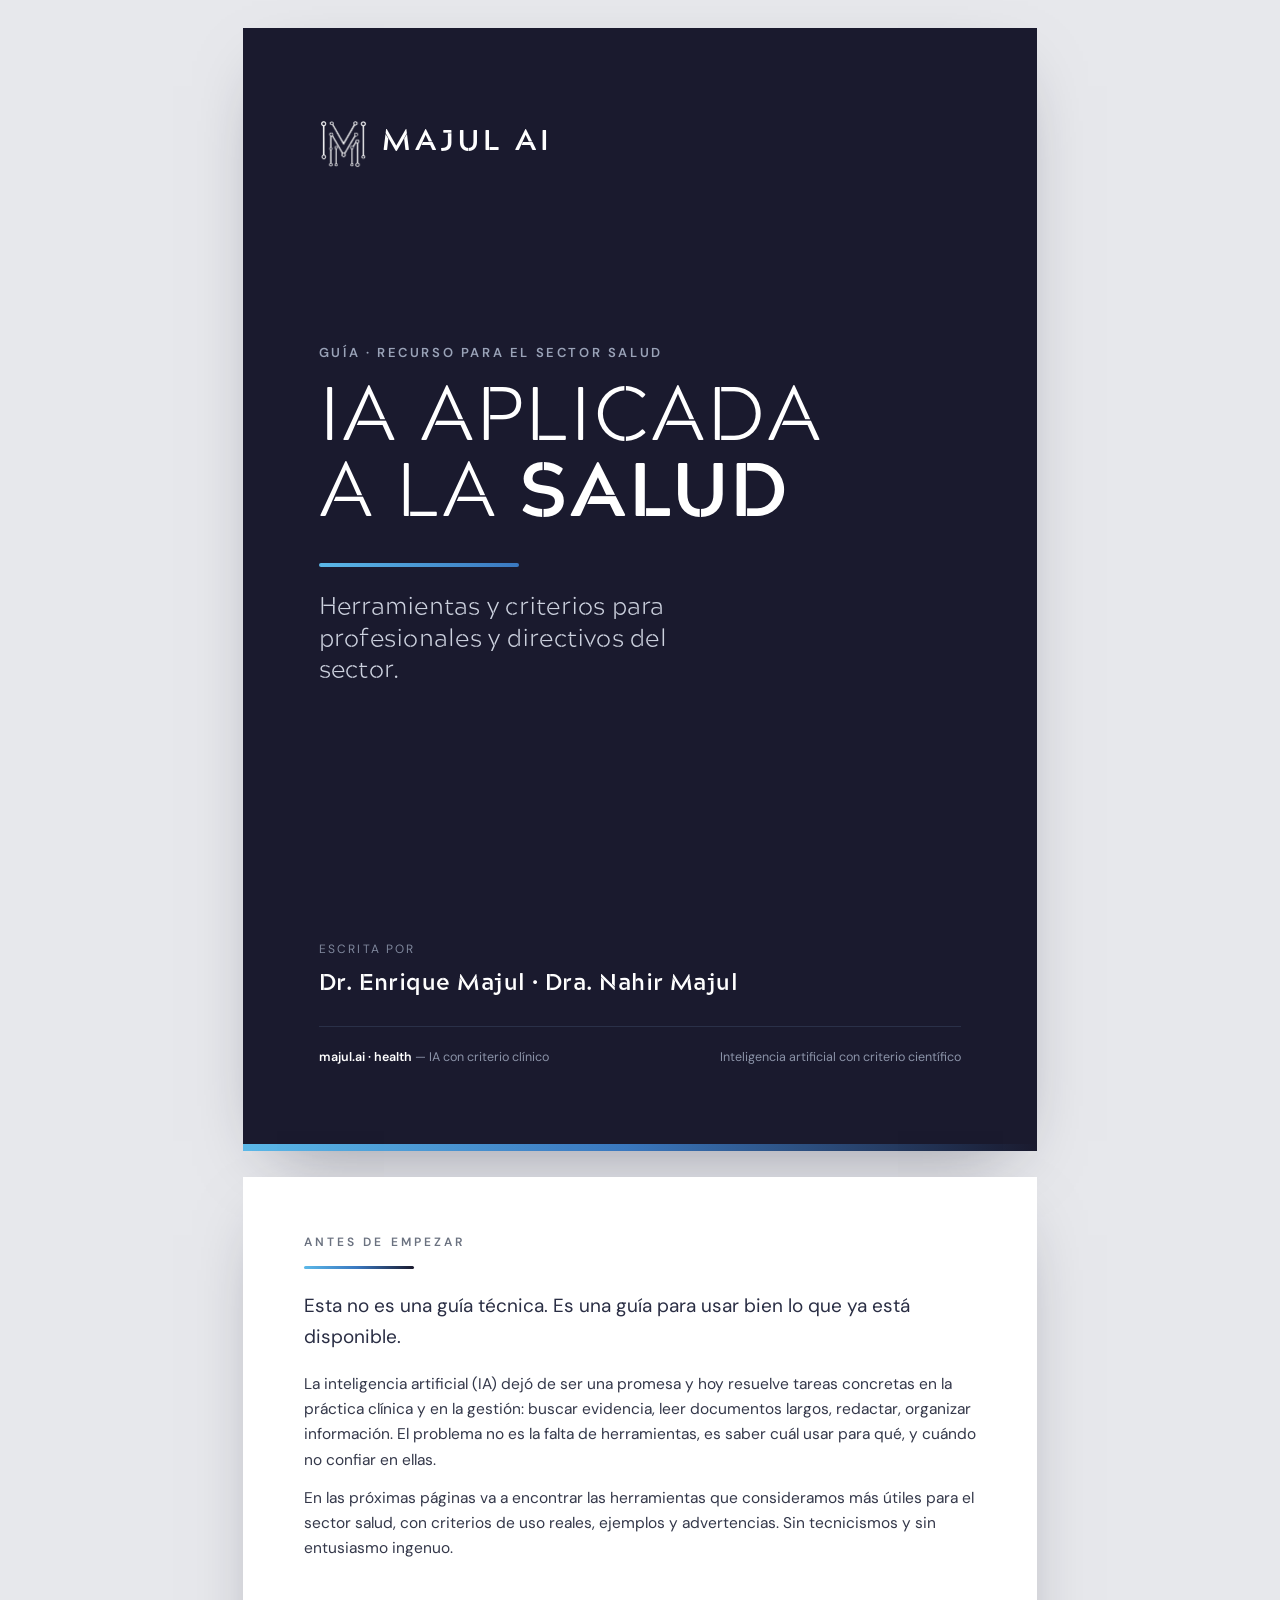
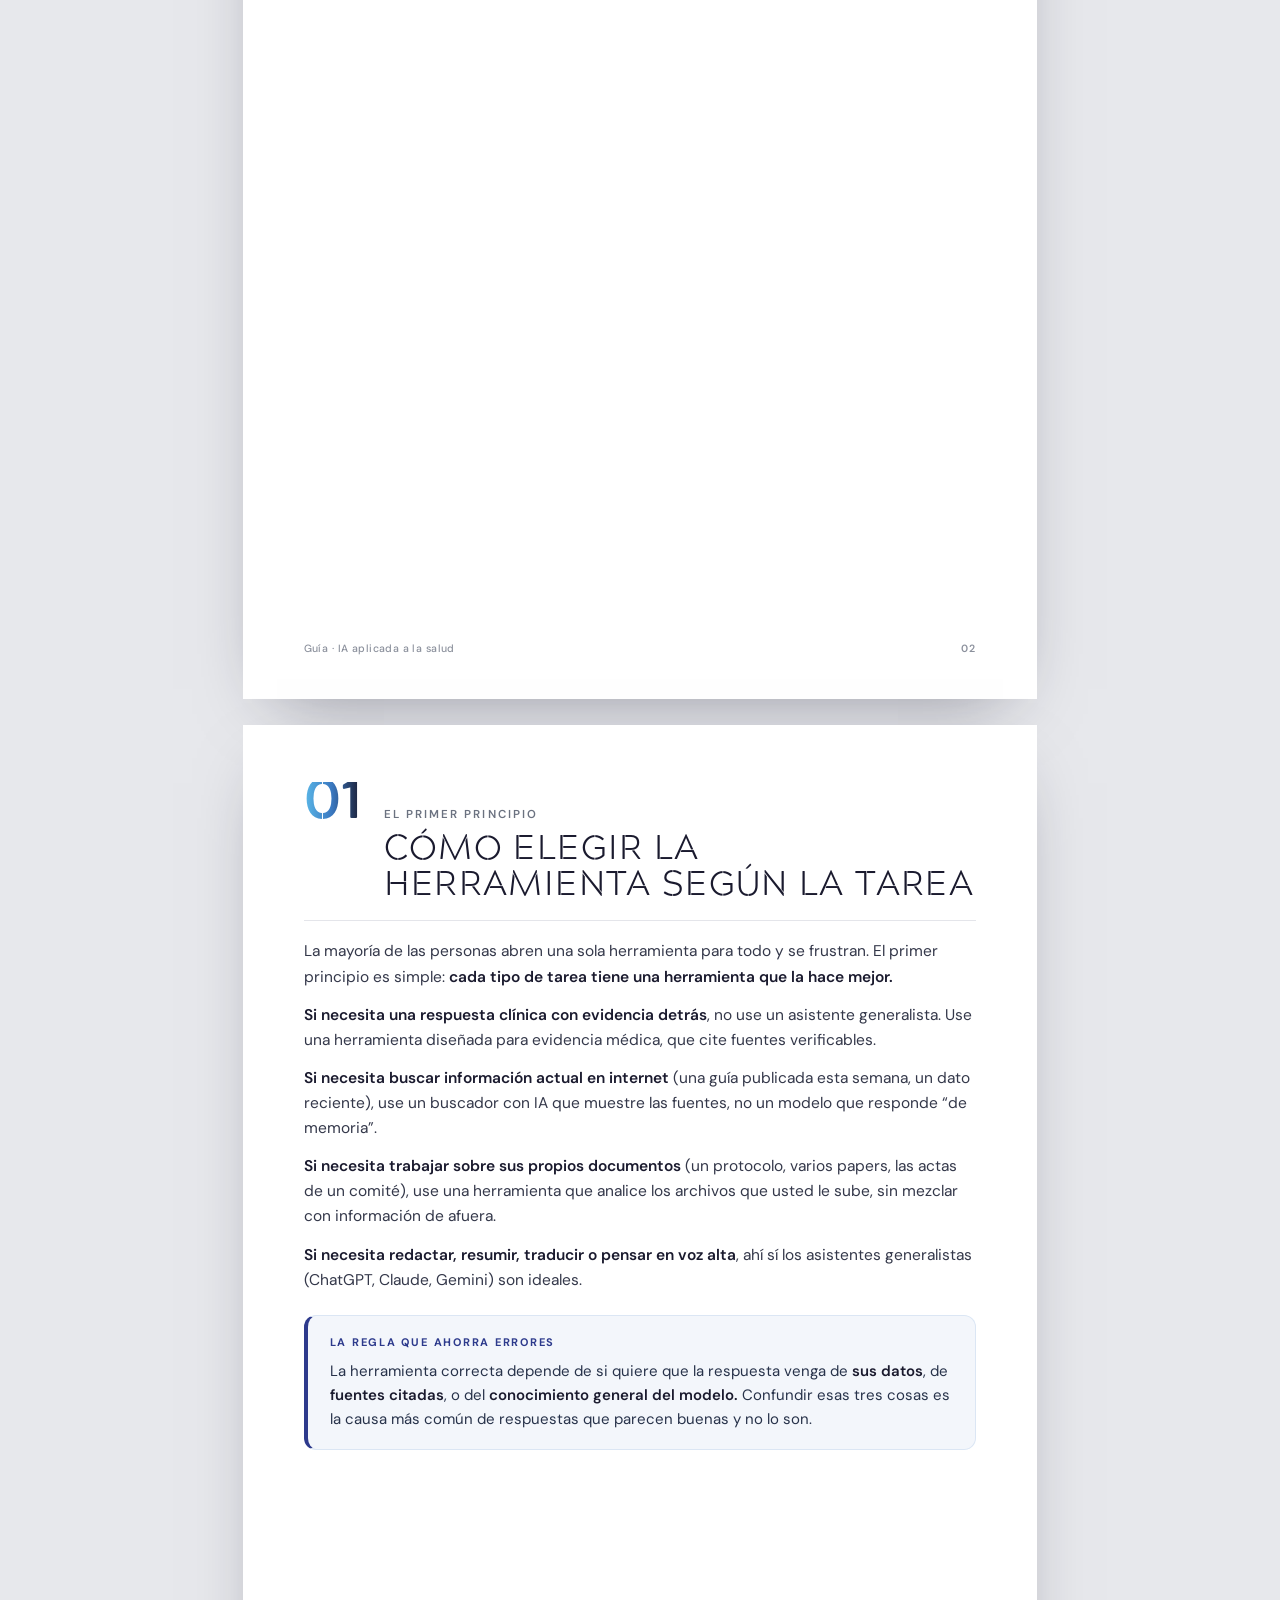
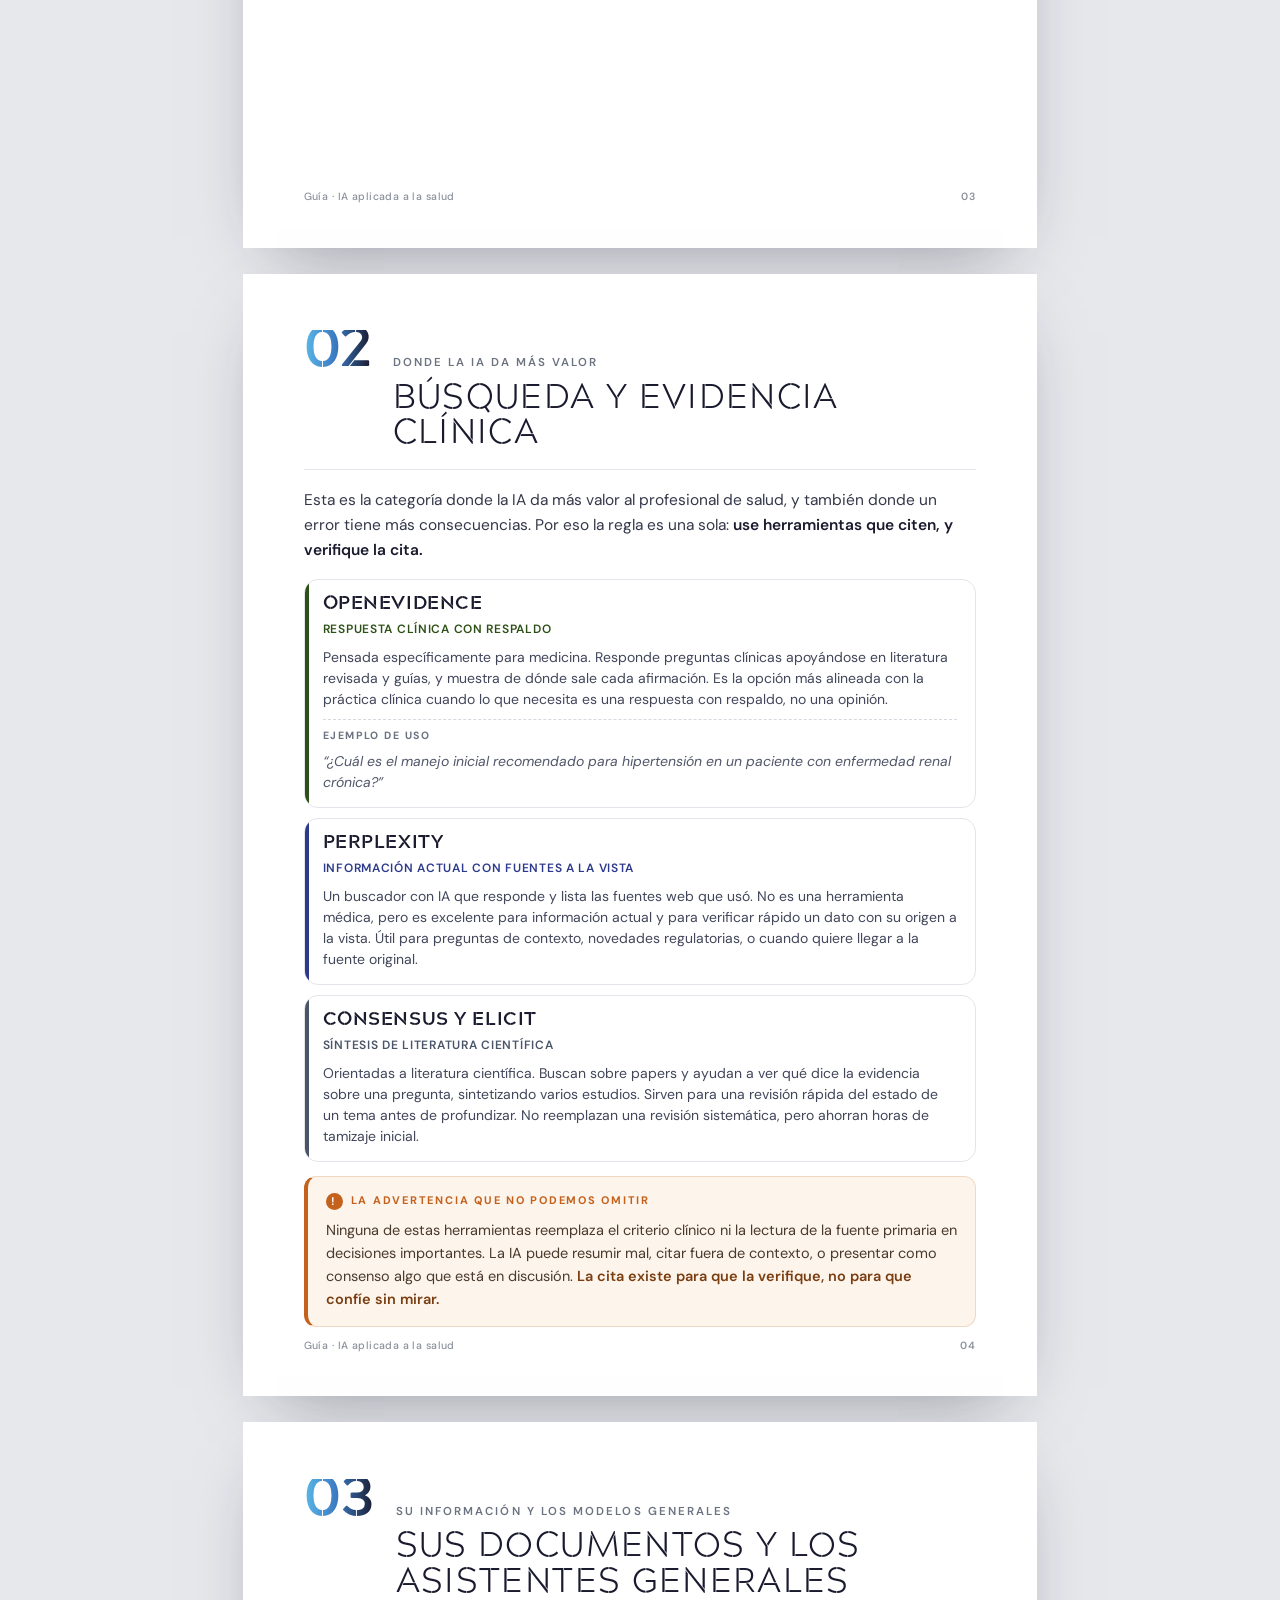
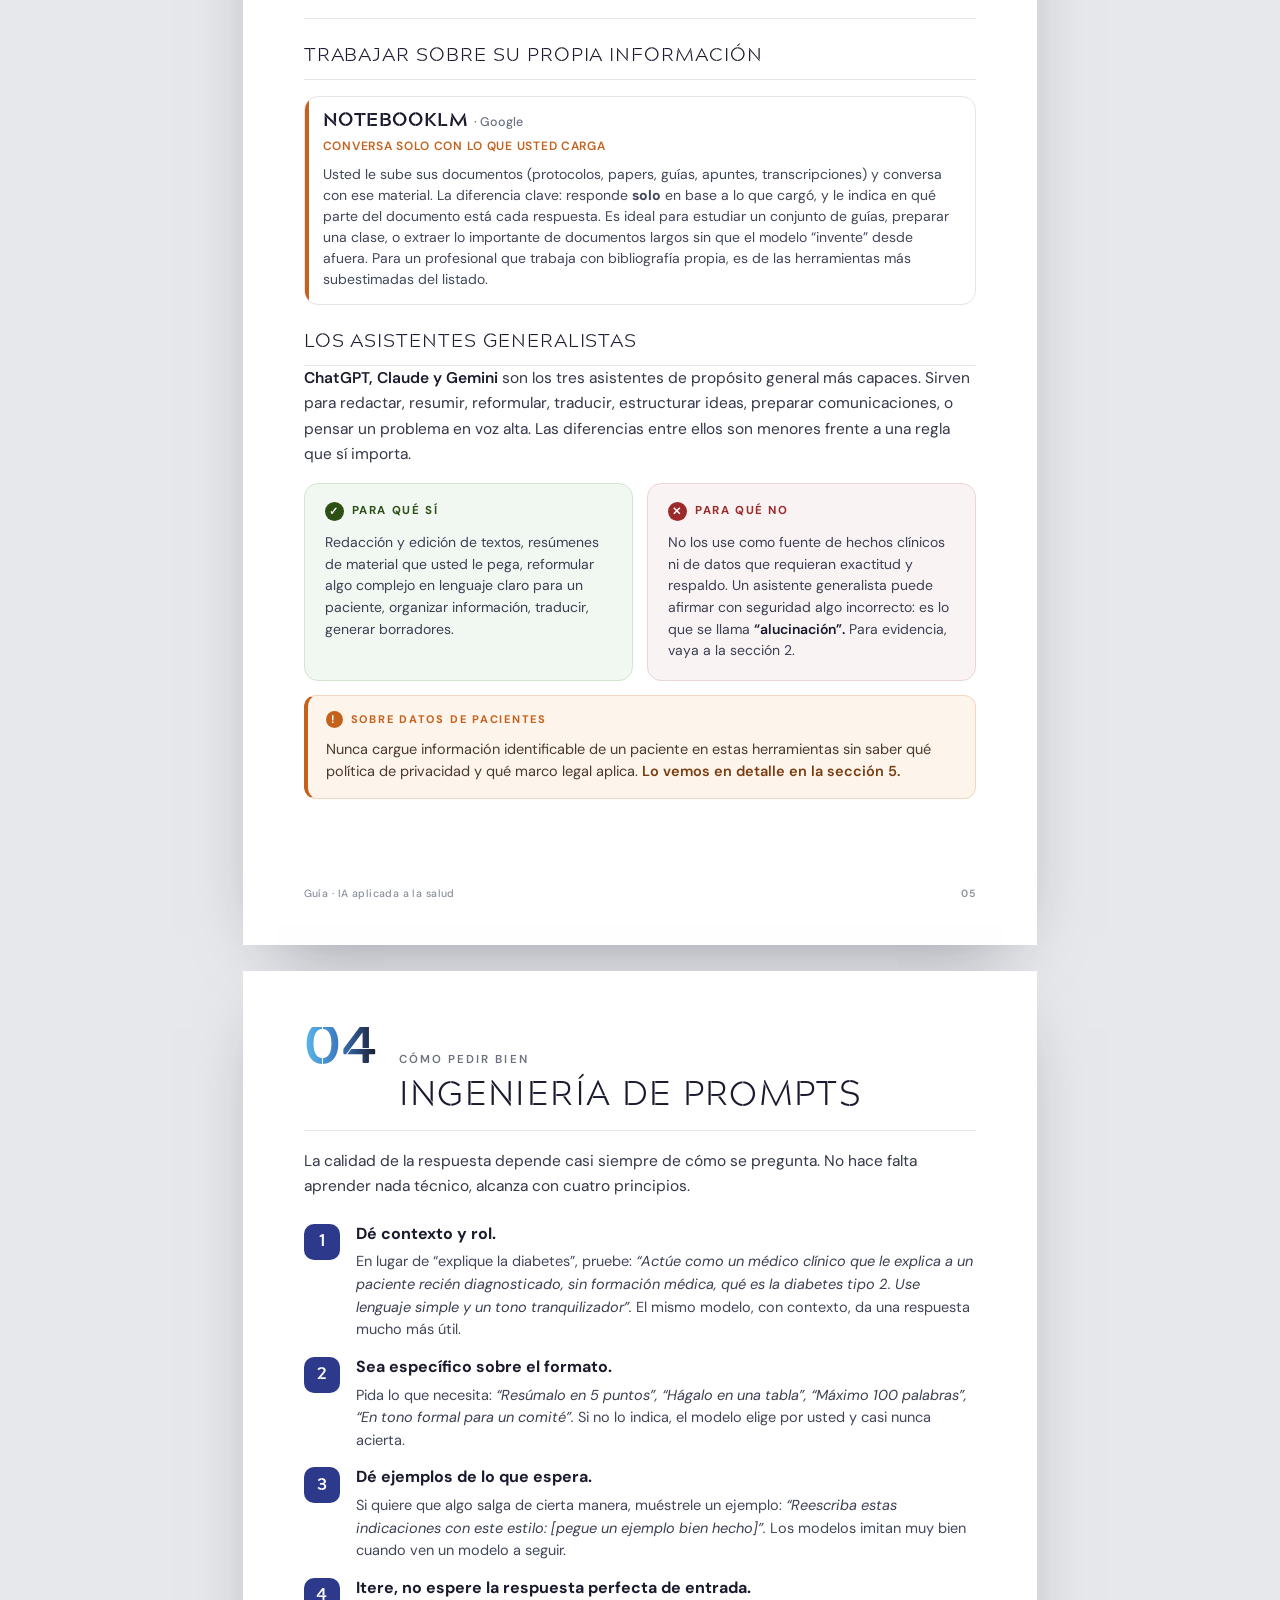
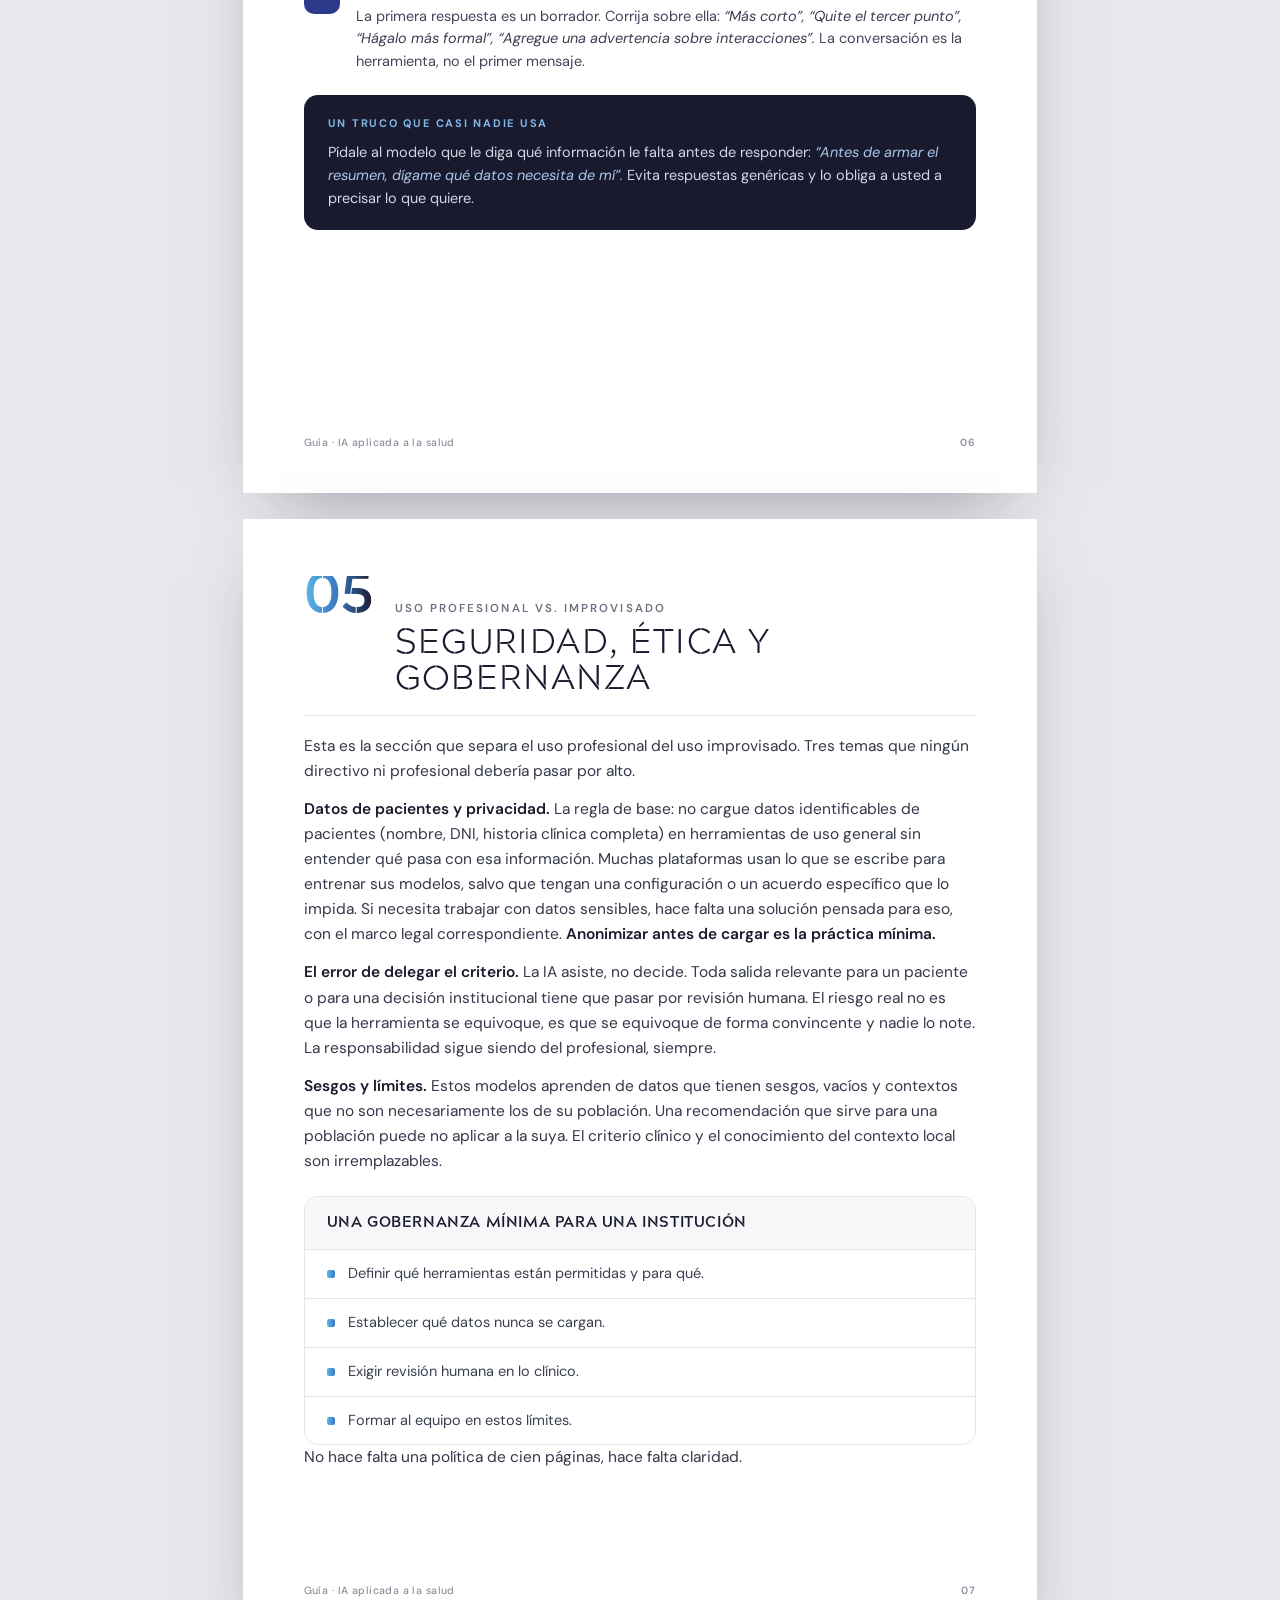
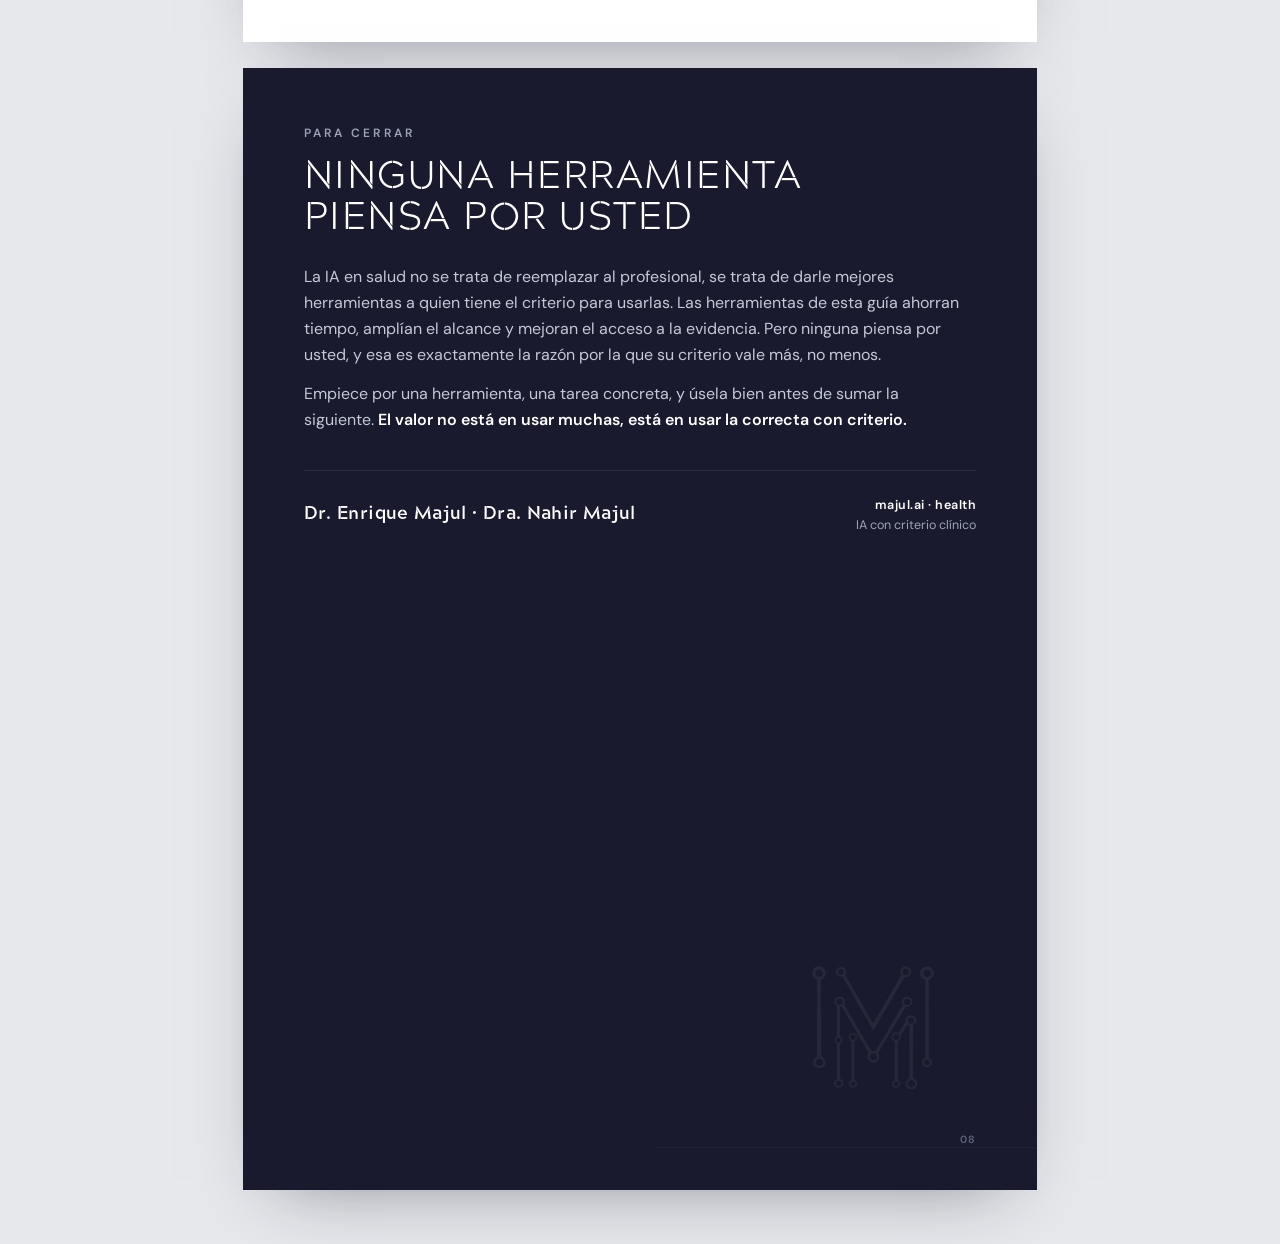
<file: guia-pdf-print.html>
<!DOCTYPE html>
<html lang="es">
<head>
<meta charset="UTF-8">
<meta name="viewport" content="width=device-width, initial-scale=1.0">
<title>Guía: IA aplicada a la salud · MAJUL AI (PDF)</title>
<meta name="robots" content="noindex, follow">
<link rel="canonical" href="https://majul.ai/guia.html">
<link rel="icon" type="image/png" href="assets/favicon.png">
<link rel="preconnect" href="https://fonts.googleapis.com">
<link rel="preconnect" href="https://fonts.gstatic.com" crossorigin>
<link href="https://fonts.googleapis.com/css2?family=DM+Sans:opsz,wght@9..40,300;9..40,400;9..40,500;9..40,600;9..40,700&family=Jost:wght@300;400;500;600&display=swap" rel="stylesheet">
<style>
@font-face{font-family:'Acherus Militant';src:url('assets/AcherusMilitant-Light.otf') format('opentype');font-weight:300 500;font-style:normal;font-display:swap}
@font-face{font-family:'Acherus Militant';src:url('assets/AcherusMilitant-Bold.otf') format('opentype');font-weight:600 800;font-style:normal;font-display:swap}

:root{
  --ink:#1A1A2E;--ink-soft:#2a2e44;--gris:#6B7280;--gris-2:#8b909c;--slate:#4A5568;
  --line:#e4e5ea;--line-2:#d6d8df;--salud:#2D5016;--tech:#2D3A8C;--majul:#C4621D;
  --grad:linear-gradient(90deg,#5BB8E8 0%,#3A78C0 48%,#1A1A2E 100%);
  --grad-soft:linear-gradient(90deg,#5BB8E8 0%,#3A78C0 100%);
  --font-title:'Acherus Militant','Jost',sans-serif;--font-body:'DM Sans',sans-serif;
}
*{box-sizing:border-box;margin:0;padding:0}
html,body{background:#e7e8ec}
body{font-family:var(--font-body);color:var(--ink);-webkit-font-smoothing:antialiased;
  text-rendering:optimizeLegibility;line-height:1.6;padding:28px 0}
img{display:block;max-width:100%}

/* ===== A4 SHEET ===== */
.sheet{position:relative;width:210mm;height:297mm;background:#fff;margin:0 auto 26px;
  padding:15mm 16mm;overflow:hidden;
  box-shadow:0 24px 70px -34px rgba(26,26,46,.5)}
.sheet.dark{background:var(--ink);color:#F1F2F6}
.sheet:last-child{margin-bottom:0}
.pgn{position:absolute;right:16mm;bottom:11mm;font-size:10.5px;letter-spacing:.12em;
  text-transform:uppercase;color:var(--gris-2);font-weight:600}
.sheet.dark .pgn{color:#5b6378}
.foot-mark{position:absolute;left:16mm;bottom:11mm;font-size:10.5px;letter-spacing:.04em;
  color:var(--gris-2);font-weight:500}
.sheet.dark .foot-mark{color:#5b6378}

/* ---- type ---- */
.kicker{font-family:var(--font-body);font-weight:600;letter-spacing:.26em;text-transform:uppercase;
  font-size:12px;color:var(--gris)}
h1,h2,h3{font-family:var(--font-title);font-weight:400;letter-spacing:.02em;line-height:1.06}
.rule{height:3px;width:110px;background:var(--grad);border:0;border-radius:3px}
.lead{font-size:19px;line-height:1.6;color:var(--ink-soft)}
.body p{font-size:15.5px;line-height:1.62;color:#34384a;margin-top:13px}
.body p:first-child{margin-top:0}
.body strong,.body b{font-weight:600;color:var(--ink)}
.body em{font-style:italic}
.body p .cue{font-weight:600;color:var(--ink)}

/* ===== COVER ===== */
.cover{padding:0}
.cover .inner{position:absolute;inset:0;background:var(--ink);color:#F1F2F6;
  padding:24mm 20mm 22mm;display:flex;flex-direction:column}
.cover .inner::after{content:"";position:absolute;left:0;right:0;bottom:0;height:7px;background:var(--grad)}
.lockup{display:flex;align-items:center;gap:14px}
.lockup img{height:50px;width:auto}
.lockup .wm{font-family:var(--font-title);font-weight:700;text-transform:uppercase;
  letter-spacing:.14em;font-size:29px;line-height:1;color:#fff;padding-bottom:2px}
.cover .ctag{margin-top:46mm;font-size:13px;font-weight:600;letter-spacing:.2em;text-transform:uppercase;color:#9aa3b8}
.cover h1{margin-top:20px;font-size:76px;text-transform:uppercase;letter-spacing:.03em;line-height:1.0;color:#fff}
.cover h1 b{font-weight:700}
.cover .crule{height:4px;width:200px;background:var(--grad-soft);border-radius:4px;margin-top:28px}
.cover .csub{margin-top:26px;font-size:24px;font-family:var(--font-title);font-weight:300;
  letter-spacing:.01em;line-height:1.3;color:#cdd2df;max-width:24ch}
.cover .auth{margin-top:auto;padding-top:40px;display:flex;flex-direction:column;gap:6px}
.cover .auth .by{font-size:12px;letter-spacing:.18em;text-transform:uppercase;color:#7f879c}
.cover .auth .nm{font-family:var(--font-title);font-weight:600;font-size:23px;letter-spacing:.02em;color:#fff}
.cover .mark{margin-top:24px;padding-top:20px;border-top:1px solid #2a3048;display:flex;
  justify-content:space-between;align-items:center;gap:16px;flex-wrap:wrap;font-size:12.5px;color:#8b93a8}
.cover .mark b{color:#fff;font-weight:600}

/* ===== INTRO BLOCK ===== */
.introblock .lead{margin-top:4px}
.introblock .body{margin-top:20px}
.blockgap{margin-top:24px;padding-top:24px;border-top:1px solid var(--line)}

/* ===== SECTION HEAD ===== */
.shead{display:flex;align-items:baseline;gap:22px;padding-bottom:16px;border-bottom:1px solid var(--line);margin-bottom:18px}
.shead .num{font-family:var(--font-title);font-weight:700;font-size:56px;line-height:.8;
  background:var(--grad);-webkit-background-clip:text;background-clip:text;color:transparent;flex:0 0 auto}
.shead .tx{display:flex;flex-direction:column;gap:9px}
.shead .ovl{font-size:11.5px;font-weight:600;letter-spacing:.18em;text-transform:uppercase;color:var(--gris)}
.shead h2{font-size:34px;text-transform:uppercase;letter-spacing:.04em;color:var(--ink);line-height:1.05}

/* ---- callouts ---- */
.rulebox{margin-top:22px;background:#f3f6fb;border:1px solid #dbe6f4;border-left:4px solid var(--tech);border-radius:12px;padding:18px 22px}
.rulebox .lbl{font-size:11px;font-weight:700;letter-spacing:.16em;text-transform:uppercase;color:var(--tech);display:block;margin-bottom:9px}
.rulebox p{font-size:15px;line-height:1.58;color:#27324a;margin:0}
.rulebox b{font-weight:600;color:var(--ink)}

.warn{margin-top:14px;background:#fdf4ec;border:1px solid #f0d8c2;border-left:4px solid var(--majul);border-radius:12px;padding:15px 18px}
.warn .lbl{font-size:11px;font-weight:700;letter-spacing:.16em;text-transform:uppercase;color:var(--majul);display:flex;align-items:center;gap:8px;margin-bottom:9px}
.warn .lbl::before{content:"!";display:grid;place-items:center;width:17px;height:17px;border-radius:50%;background:var(--majul);color:#fff;font-size:11px;font-weight:700;line-height:1}
.warn p{font-size:14.5px;line-height:1.58;color:#4a3a2c;margin:0}
.warn b{font-weight:600;color:#7a3d10}

.tools{margin-top:16px;display:flex;flex-direction:column;gap:10px}
.tool{border:1px solid var(--line);border-radius:14px;padding:14px 18px;background:#fff;position:relative;overflow:hidden}
.tool::before{content:"";position:absolute;left:0;top:0;bottom:0;width:4px;background:var(--ac,var(--slate))}
.tool h3{font-family:var(--font-title);font-weight:700;text-transform:uppercase;letter-spacing:.03em;font-size:19px;color:var(--ink);line-height:1.1}
.tool .role{font-size:12px;font-weight:600;letter-spacing:.06em;text-transform:uppercase;color:var(--ac,var(--slate));margin-top:5px}
.tool p{font-size:14px;line-height:1.5;color:#41465a;margin-top:8px}
.tool .eg{margin-top:9px;padding-top:8px;border-top:1px dashed var(--line-2)}
.tool .eg .et{font-size:10.5px;font-weight:700;letter-spacing:.14em;text-transform:uppercase;color:var(--gris);display:block;margin-bottom:6px}
.tool .eg p{margin-top:0;font-size:14px;color:#51566a;font-style:italic}

.prin{margin-top:24px;display:flex;flex-direction:column;gap:16px}
.prin .p{display:flex;gap:16px;align-items:flex-start}
.prin .p .n{flex:0 0 auto;width:36px;height:36px;border-radius:10px;display:grid;place-items:center;font-family:var(--font-title);font-weight:700;font-size:17px;color:#fff;background:var(--tech)}
.prin .p .c h4{font-family:var(--font-body);font-weight:700;font-size:16px;color:var(--ink);letter-spacing:0;line-height:1.3}
.prin .p .c p{font-size:14.5px;line-height:1.56;color:#41465a;margin-top:6px}
.prin .p .c em{font-style:italic;color:#3a3f52}

.sublabel{font-family:var(--font-title);font-weight:400;text-transform:uppercase;letter-spacing:.05em;font-size:19px;color:var(--ink);margin-top:22px;padding-bottom:8px;border-bottom:1px solid var(--line)}

.fa{margin-top:16px;display:grid;grid-template-columns:1fr 1fr;gap:14px}
.fa .col{border:1px solid var(--line);border-radius:14px;padding:18px 20px}
.fa .col.yes{background:#f1f7f1;border-color:#d3e6d3}
.fa .col.no{background:#faf3f3;border-color:#ecd6d6}
.fa .col .h{font-size:11.5px;font-weight:700;letter-spacing:.14em;text-transform:uppercase;display:flex;align-items:center;gap:8px;margin-bottom:11px}
.fa .col.yes .h{color:var(--salud)}
.fa .col.no .h{color:#9c2a2a}
.fa .col .h .ic{width:19px;height:19px;border-radius:50%;display:grid;place-items:center;color:#fff;font-size:11px;font-weight:700}
.fa .col.yes .h .ic{background:var(--salud)}
.fa .col.no .h .ic{background:#9c2a2a}
.fa .col p{font-size:14px;line-height:1.55;color:#3a3f52;margin:0}
.fa .col p b{font-weight:600;color:var(--ink)}

.trick{margin-top:22px;background:var(--ink);color:#e9ebf2;border-radius:14px;padding:20px 24px}
.trick .lbl{font-size:11px;font-weight:700;letter-spacing:.16em;text-transform:uppercase;color:#7fb6e6;display:block;margin-bottom:9px}
.trick p{font-size:14.5px;line-height:1.58;color:#d3d7e4;margin:0}
.trick b{color:#fff;font-weight:600}
.trick em{font-style:italic;color:#a9c7e8}

.gov{margin-top:22px;border:1px solid var(--line);border-radius:14px;overflow:hidden}
.gov .gh{background:#f6f7f9;padding:14px 22px;font-family:var(--font-title);font-weight:700;text-transform:uppercase;letter-spacing:.04em;font-size:15px;color:var(--ink);border-bottom:1px solid var(--line)}
.gov ul{list-style:none}
.gov li{display:flex;gap:13px;padding:13px 22px;font-size:14.5px;line-height:1.5;color:#3a3f52;border-bottom:1px solid var(--line)}
.gov li:last-child{border-bottom:0}
.gov li::before{content:"";flex:0 0 auto;width:8px;height:8px;border-radius:2px;background:var(--grad-soft);margin-top:7px}

/* ===== CLOSING ===== */
.close .kicker{color:#9aa3b8}
.close h2{margin-top:16px;font-size:38px;text-transform:uppercase;letter-spacing:.04em;color:#fff;max-width:20ch}
.close .body p{color:#c4c9d6;font-size:16px}
.close .body strong,.close .body b{color:#fff}
.close .sign{margin-top:38px;padding-top:24px;border-top:1px solid #2a3048;display:flex;align-items:center;justify-content:space-between;gap:24px;flex-wrap:wrap}
.close .sign .who{font-family:var(--font-title);font-weight:600;font-size:18px;letter-spacing:.02em;color:#fff}
.close .sign .brand{text-align:right;font-size:12.5px;color:#9aa3b8;line-height:1.6}
.close .sign .brand b{color:#fff;font-weight:600;letter-spacing:.04em}
.close .sym{position:absolute;right:-46px;bottom:42px;height:240px;opacity:.06}

/* ===== PRINT ===== */
@media print{
  @page{size:A4;margin:0}
  html,body{background:#fff;padding:0}
  .sheet{width:210mm;min-height:297mm;margin:0;box-shadow:none;break-after:page;page-break-after:always}
  .sheet:last-child{break-after:auto;page-break-after:auto}
  .sheet,.cover .inner,.tool,.warn,.rulebox,.trick,.fa .col,.prin .p .n,.gov .gh,.shead .num,.crule,.close .sym{
    -webkit-print-color-adjust:exact;print-color-adjust:exact}
  *,*::before,*::after{transition-duration:0s !important;animation:none !important}
}
</style>
</head>
<body>

<!-- ===== 1 · COVER ===== -->
<section class="sheet cover">
  <div class="inner">
    <div class="lockup" aria-label="MAJUL AI">
      <img src="assets/logo-wht-symbol-trim.png" alt="">
      <span class="wm">Majul AI</span>
    </div>
    <p class="ctag">Guía · Recurso para el sector salud</p>
    <h1>IA aplicada<br>a la <b>salud</b></h1>
    <div class="crule"></div>
    <p class="csub">Herramientas y criterios para profesionales y directivos del sector.</p>
    <div class="auth">
      <span class="by">Escrita por</span>
      <span class="nm">Dr. Enrique Majul · Dra. Nahir Majul</span>
    </div>
    <div class="mark">
      <span><b>majul.ai · health</b> — IA con criterio clínico</span>
      <span>Inteligencia artificial con criterio científico</span>
    </div>
  </div>
</section>

<!-- ===== 2 · INTRO ===== -->
<section class="sheet">
  <div class="introblock">
    <p class="kicker">Antes de empezar</p>
    <div class="rule" style="margin-top:14px;margin-bottom:22px"></div>
    <p class="lead">Esta no es una guía técnica. Es una guía para usar bien lo que ya está disponible.</p>
    <div class="body">
      <p>La inteligencia artificial (IA) dejó de ser una promesa y hoy resuelve tareas concretas en la práctica clínica y en la gestión: buscar evidencia, leer documentos largos, redactar, organizar información. El problema no es la falta de herramientas, es saber cuál usar para qué, y cuándo no confiar en ellas.</p>
      <p>En las próximas páginas va a encontrar las herramientas que consideramos más útiles para el sector salud, con criterios de uso reales, ejemplos y advertencias. Sin tecnicismos y sin entusiasmo ingenuo.</p>
    </div>
  </div>
  <span class="foot-mark">Guía · IA aplicada a la salud</span>
  <span class="pgn">02</span>
</section>

<!-- ===== 3 · 01 ELEGIR HERRAMIENTA ===== -->
<section class="sheet">
  <div class="shead">
    <span class="num">01</span>
    <div class="tx"><span class="ovl">El primer principio</span><h2>Cómo elegir la herramienta según la tarea</h2></div>
  </div>
  <div class="body">
    <p>La mayoría de las personas abren una sola herramienta para todo y se frustran. El primer principio es simple: <span class="cue">cada tipo de tarea tiene una herramienta que la hace mejor.</span></p>
    <p><b>Si necesita una respuesta clínica con evidencia detrás</b>, no use un asistente generalista. Use una herramienta diseñada para evidencia médica, que cite fuentes verificables.</p>
    <p><b>Si necesita buscar información actual en internet</b> (una guía publicada esta semana, un dato reciente), use un buscador con IA que muestre las fuentes, no un modelo que responde “de memoria”.</p>
    <p><b>Si necesita trabajar sobre sus propios documentos</b> (un protocolo, varios papers, las actas de un comité), use una herramienta que analice los archivos que usted le sube, sin mezclar con información de afuera.</p>
    <p><b>Si necesita redactar, resumir, traducir o pensar en voz alta</b>, ahí sí los asistentes generalistas (ChatGPT, Claude, Gemini) son ideales.</p>
  </div>
  <div class="rulebox">
    <span class="lbl">La regla que ahorra errores</span>
    <p>La herramienta correcta depende de si quiere que la respuesta venga de <b>sus datos</b>, de <b>fuentes citadas</b>, o del <b>conocimiento general del modelo.</b> Confundir esas tres cosas es la causa más común de respuestas que parecen buenas y no lo son.</p>
  </div>
  <span class="foot-mark">Guía · IA aplicada a la salud</span>
  <span class="pgn">03</span>
</section>

<!-- ===== 3 · 02 EVIDENCIA ===== -->
<section class="sheet">
  <div class="shead">
    <span class="num">02</span>
    <div class="tx"><span class="ovl">Donde la IA da más valor</span><h2>Búsqueda y evidencia clínica</h2></div>
  </div>
  <div class="body">
    <p>Esta es la categoría donde la IA da más valor al profesional de salud, y también donde un error tiene más consecuencias. Por eso la regla es una sola: <span class="cue">use herramientas que citen, y verifique la cita.</span></p>
  </div>
  <div class="tools">
    <div class="tool" style="--ac:var(--salud)">
      <h3>OpenEvidence</h3>
      <div class="role">Respuesta clínica con respaldo</div>
      <p>Pensada específicamente para medicina. Responde preguntas clínicas apoyándose en literatura revisada y guías, y muestra de dónde sale cada afirmación. Es la opción más alineada con la práctica clínica cuando lo que necesita es una respuesta con respaldo, no una opinión.</p>
      <div class="eg"><span class="et">Ejemplo de uso</span><p>“¿Cuál es el manejo inicial recomendado para hipertensión en un paciente con enfermedad renal crónica?”</p></div>
    </div>
    <div class="tool" style="--ac:var(--tech)">
      <h3>Perplexity</h3>
      <div class="role">Información actual con fuentes a la vista</div>
      <p>Un buscador con IA que responde y lista las fuentes web que usó. No es una herramienta médica, pero es excelente para información actual y para verificar rápido un dato con su origen a la vista. Útil para preguntas de contexto, novedades regulatorias, o cuando quiere llegar a la fuente original.</p>
    </div>
    <div class="tool" style="--ac:var(--slate)">
      <h3>Consensus y Elicit</h3>
      <div class="role">Síntesis de literatura científica</div>
      <p>Orientadas a literatura científica. Buscan sobre papers y ayudan a ver qué dice la evidencia sobre una pregunta, sintetizando varios estudios. Sirven para una revisión rápida del estado de un tema antes de profundizar. No reemplazan una revisión sistemática, pero ahorran horas de tamizaje inicial.</p>
    </div>
  </div>
  <div class="warn">
    <span class="lbl">La advertencia que no podemos omitir</span>
    <p>Ninguna de estas herramientas reemplaza el criterio clínico ni la lectura de la fuente primaria en decisiones importantes. La IA puede resumir mal, citar fuera de contexto, o presentar como consenso algo que está en discusión. <b>La cita existe para que la verifique, no para que confíe sin mirar.</b></p>
  </div>
  <span class="foot-mark">Guía · IA aplicada a la salud</span>
  <span class="pgn">04</span>
</section>

<!-- ===== 4 · 03 DOCUMENTOS ===== -->
<section class="sheet">
  <div class="shead">
    <span class="num">03</span>
    <div class="tx"><span class="ovl">Su información y los modelos generales</span><h2>Sus documentos y los asistentes generales</h2></div>
  </div>
  <div class="sublabel">Trabajar sobre su propia información</div>
  <div class="tools">
    <div class="tool" style="--ac:var(--majul)">
      <h3>NotebookLM <span style="font-family:var(--font-body);font-weight:500;font-size:12.5px;letter-spacing:0;text-transform:none;color:var(--gris)">· Google</span></h3>
      <div class="role">Conversa solo con lo que usted carga</div>
      <p>Usted le sube sus documentos (protocolos, papers, guías, apuntes, transcripciones) y conversa con ese material. La diferencia clave: responde <b>solo</b> en base a lo que cargó, y le indica en qué parte del documento está cada respuesta. Es ideal para estudiar un conjunto de guías, preparar una clase, o extraer lo importante de documentos largos sin que el modelo “invente” desde afuera. Para un profesional que trabaja con bibliografía propia, es de las herramientas más subestimadas del listado.</p>
    </div>
  </div>
  <div class="sublabel">Los asistentes generalistas</div>
  <div class="body">
    <p><b>ChatGPT, Claude y Gemini</b> son los tres asistentes de propósito general más capaces. Sirven para redactar, resumir, reformular, traducir, estructurar ideas, preparar comunicaciones, o pensar un problema en voz alta. Las diferencias entre ellos son menores frente a una regla que sí importa.</p>
  </div>
  <div class="fa">
    <div class="col yes">
      <div class="h"><span class="ic">✓</span>Para qué sí</div>
      <p>Redacción y edición de textos, resúmenes de material que usted le pega, reformular algo complejo en lenguaje claro para un paciente, organizar información, traducir, generar borradores.</p>
    </div>
    <div class="col no">
      <div class="h"><span class="ic">✕</span>Para qué no</div>
      <p>No los use como fuente de hechos clínicos ni de datos que requieran exactitud y respaldo. Un asistente generalista puede afirmar con seguridad algo incorrecto: es lo que se llama <b>“alucinación”.</b> Para evidencia, vaya a la sección 2.</p>
    </div>
  </div>
  <div class="warn">
    <span class="lbl">Sobre datos de pacientes</span>
    <p>Nunca cargue información identificable de un paciente en estas herramientas sin saber qué política de privacidad y qué marco legal aplica. <b>Lo vemos en detalle en la sección 5.</b></p>
  </div>
  <span class="foot-mark">Guía · IA aplicada a la salud</span>
  <span class="pgn">05</span>
</section>

<!-- ===== 5 · 04 PROMPTS ===== -->
<section class="sheet">
  <div class="shead">
    <span class="num">04</span>
    <div class="tx"><span class="ovl">Cómo pedir bien</span><h2>Ingeniería de prompts</h2></div>
  </div>
  <div class="body">
    <p>La calidad de la respuesta depende casi siempre de cómo se pregunta. No hace falta aprender nada técnico, alcanza con cuatro principios.</p>
  </div>
  <div class="prin">
    <div class="p"><span class="n">1</span><div class="c"><h4>Dé contexto y rol.</h4><p>En lugar de “explique la diabetes”, pruebe: <em>“Actúe como un médico clínico que le explica a un paciente recién diagnosticado, sin formación médica, qué es la diabetes tipo 2. Use lenguaje simple y un tono tranquilizador”.</em> El mismo modelo, con contexto, da una respuesta mucho más útil.</p></div></div>
    <div class="p"><span class="n">2</span><div class="c"><h4>Sea específico sobre el formato.</h4><p>Pida lo que necesita: <em>“Resúmalo en 5 puntos”, “Hágalo en una tabla”, “Máximo 100 palabras”, “En tono formal para un comité”.</em> Si no lo indica, el modelo elige por usted y casi nunca acierta.</p></div></div>
    <div class="p"><span class="n">3</span><div class="c"><h4>Dé ejemplos de lo que espera.</h4><p>Si quiere que algo salga de cierta manera, muéstrele un ejemplo: <em>“Reescriba estas indicaciones con este estilo: [pegue un ejemplo bien hecho]”.</em> Los modelos imitan muy bien cuando ven un modelo a seguir.</p></div></div>
    <div class="p"><span class="n">4</span><div class="c"><h4>Itere, no espere la respuesta perfecta de entrada.</h4><p>La primera respuesta es un borrador. Corrija sobre ella: <em>“Más corto”, “Quite el tercer punto”, “Hágalo más formal”, “Agregue una advertencia sobre interacciones”.</em> La conversación es la herramienta, no el primer mensaje.</p></div></div>
  </div>
  <div class="trick">
    <span class="lbl">Un truco que casi nadie usa</span>
    <p>Pídale al modelo que le diga qué información le falta antes de responder: <em>“Antes de armar el resumen, dígame qué datos necesita de mí”.</em> Evita respuestas genéricas y lo obliga a usted a precisar lo que quiere.</p>
  </div>
  <span class="foot-mark">Guía · IA aplicada a la salud</span>
  <span class="pgn">06</span>
</section>

<!-- ===== 6 · 05 GOBERNANZA ===== -->
<section class="sheet">
  <div class="shead">
    <span class="num">05</span>
    <div class="tx"><span class="ovl">Uso profesional vs. improvisado</span><h2>Seguridad, ética y gobernanza</h2></div>
  </div>
  <div class="body">
    <p>Esta es la sección que separa el uso profesional del uso improvisado. Tres temas que ningún directivo ni profesional debería pasar por alto.</p>
    <p><span class="cue">Datos de pacientes y privacidad.</span> La regla de base: no cargue datos identificables de pacientes (nombre, DNI, historia clínica completa) en herramientas de uso general sin entender qué pasa con esa información. Muchas plataformas usan lo que se escribe para entrenar sus modelos, salvo que tengan una configuración o un acuerdo específico que lo impida. Si necesita trabajar con datos sensibles, hace falta una solución pensada para eso, con el marco legal correspondiente. <b>Anonimizar antes de cargar es la práctica mínima.</b></p>
    <p><span class="cue">El error de delegar el criterio.</span> La IA asiste, no decide. Toda salida relevante para un paciente o para una decisión institucional tiene que pasar por revisión humana. El riesgo real no es que la herramienta se equivoque, es que se equivoque de forma convincente y nadie lo note. La responsabilidad sigue siendo del profesional, siempre.</p>
    <p><span class="cue">Sesgos y límites.</span> Estos modelos aprenden de datos que tienen sesgos, vacíos y contextos que no son necesariamente los de su población. Una recomendación que sirve para una población puede no aplicar a la suya. El criterio clínico y el conocimiento del contexto local son irremplazables.</p>
  </div>
  <div class="gov">
    <div class="gh">Una gobernanza mínima para una institución</div>
    <ul>
      <li>Definir qué herramientas están permitidas y para qué.</li>
      <li>Establecer qué datos nunca se cargan.</li>
      <li>Exigir revisión humana en lo clínico.</li>
      <li>Formar al equipo en estos límites.</li>
    </ul>
  </div>
  <div class="body"><p>No hace falta una política de cien páginas, hace falta claridad.</p></div>
  <span class="foot-mark">Guía · IA aplicada a la salud</span>
  <span class="pgn">07</span>
</section>

<!-- ===== 7 · CIERRE ===== -->
<section class="sheet dark close">
  <img class="sym" src="assets/logo-wht-symbol.png" alt="">
  <p class="kicker">Para cerrar</p>
  <h2>Ninguna herramienta piensa por usted</h2>
  <div class="body" style="margin-top:24px;max-width:60ch">
    <p>La IA en salud no se trata de reemplazar al profesional, se trata de darle mejores herramientas a quien tiene el criterio para usarlas. Las herramientas de esta guía ahorran tiempo, amplían el alcance y mejoran el acceso a la evidencia. Pero ninguna piensa por usted, y esa es exactamente la razón por la que su criterio vale más, no menos.</p>
    <p>Empiece por una herramienta, una tarea concreta, y úsela bien antes de sumar la siguiente. <strong>El valor no está en usar muchas, está en usar la correcta con criterio.</strong></p>
  </div>
  <div class="sign">
    <span class="who">Dr. Enrique Majul · Dra. Nahir Majul</span>
    <span class="brand"><b>majul.ai · health</b><br>IA con criterio clínico</span>
  </div>
  <span class="pgn">08</span>
</section>

<script>
(async function(){
  try{ if(document.fonts&&document.fonts.ready){ await document.fonts.ready; } }catch(e){}
  await new Promise(r=>setTimeout(r,400));
  window.__ready=true;
})();
</script>
<script>
(async () => {
  // Prepend so page-supplied @page / break rules (deck-stage's margin:0,
  // author CSS) keep source-order precedence over the baseline.
  const baseCss = document.createElement('style');
  baseCss.textContent = "@media print {\n  @page { margin: 0.5cm; }\n  html, body { print-color-adjust: exact; -webkit-print-color-adjust: exact; }\n  section, article, figure, table { break-inside: avoid; }\n  *, *::before, *::after {\n    animation-delay: -99s !important; animation-duration: .001s !important;\n    animation-iteration-count: 1 !important; animation-fill-mode: both !important;\n    animation-play-state: running !important; transition-duration: 0s !important;\n  }\n}";
  document.head.prepend(baseCss);
  if (document.readyState === 'loading') {
    await new Promise((r) => document.addEventListener('DOMContentLoaded', r, { once: true }));
  }
  let ds = document.querySelector('deck-stage');
  // whenDefined never resolves when nothing registers the element, so only
  // await it when a <deck-stage> tag exists (and race a timeout regardless).
  if (ds && !customElements.get('deck-stage')) {
    try {
      await Promise.race([
        customElements.whenDefined('deck-stage'),
        new Promise((r) => setTimeout(r, 3000)),
      ]);
    } catch (e) {}
    ds = document.querySelector('deck-stage');
  }
  // dc-runtime assigns window.DCLogic at init and mounts into #dc-root on
  // DOMContentLoaded; settle on that subtree so React has rendered before
  // print(). Non-DC pages fall through to weighing body.
  const isDc = !ds && 'DCLogic' in window;
  const settleRoot = ds || (isDc ? document.getElementById('dc-root') : null) || document.body;
  if (settleRoot) {
    // Weigh only content children — skip script/style/template so inline
    // Babel/CSS doesn't register as stable "content" before the framework
    // has mounted anything.
    const MEDIA = 'img,svg,canvas,video,picture,iframe,embed,object';
    const weigh = () => {
      let text = 0, media = 0;
      for (const c of settleRoot.children) {
        const t = c.tagName;
        if (t === 'SCRIPT' || t === 'STYLE' || t === 'TEMPLATE') continue;
        text += (c.textContent || '').trim().length;
        media += c.querySelectorAll(MEDIA).length + (c.matches(MEDIA) ? 1 : 0);
      }
      return text + media * 100;
    };
    // "Non-zero and stable" alone is not sufficient to mean rendered: generic
    // body can carry a static shell while async main content is pending, and
    // #dc-root can carry the root DC's static text while child refs are still
    // .sc-placeholder boxes. Gate generic on readyState 'complete', and never
    // accept stability while a dc-runtime placeholder is present.
    const isGeneric = settleRoot === document.body;
    const deadline = Date.now() + 15000;
    let last = -1, stable = 0;
    while (Date.now() < deadline) {
      const n = weigh();
      const ready =
        (!isGeneric || document.readyState === 'complete') &&
        !settleRoot.querySelector('.sc-placeholder');
      if (n > 0 && n === last && ready) { if (++stable >= 2) break; } else { stable = 0; }
      last = n;
      await new Promise((r) => setTimeout(r, 250));
    }
  }
  try { await document.fonts.ready; } catch (e) {}
  // Jump every animation to its end state so print() never captures a slide
  // mid-entrance. Ordering matters: the 0s-transition style must be live
  // BEFORE data-deck-active is set so attribute-keyed transitions don't
  // start a (now-0s) run from the pre-active base.
  const st = document.createElement('style');
  st.textContent = '*,*::before,*::after{animation-delay:-99s !important;animation-duration:.001s !important;animation-iteration-count:1 !important;animation-fill-mode:both !important;animation-play-state:running !important;transition-duration:0s !important}';
  document.head.appendChild(st);
  for (const d of document.querySelectorAll('deck-stage')) {
    for (const c of d.children) {
      const t = c.tagName;
      if (t === 'SCRIPT' || t === 'STYLE' || t === 'TEMPLATE') continue;
      c.setAttribute('data-deck-active', '');
    }
  }
  try {
    const sweep = () => {
      for (const a of document.getAnimations()) {
        try { a.finish(); } catch (e) {
          try { a.currentTime = (a.effect && a.effect.getComputedTiming().duration) || 0; a.pause(); } catch (e2) {}
        }
      }
    };
    sweep();
    await new Promise((r) => requestAnimationFrame(r));
    sweep();
    await new Promise((r) => requestAnimationFrame(r));
  } catch (e) {}
  setTimeout(() => { try { window.print(); } catch (e) {} }, 200);
})();
</script>
</body>
</html>
</file>
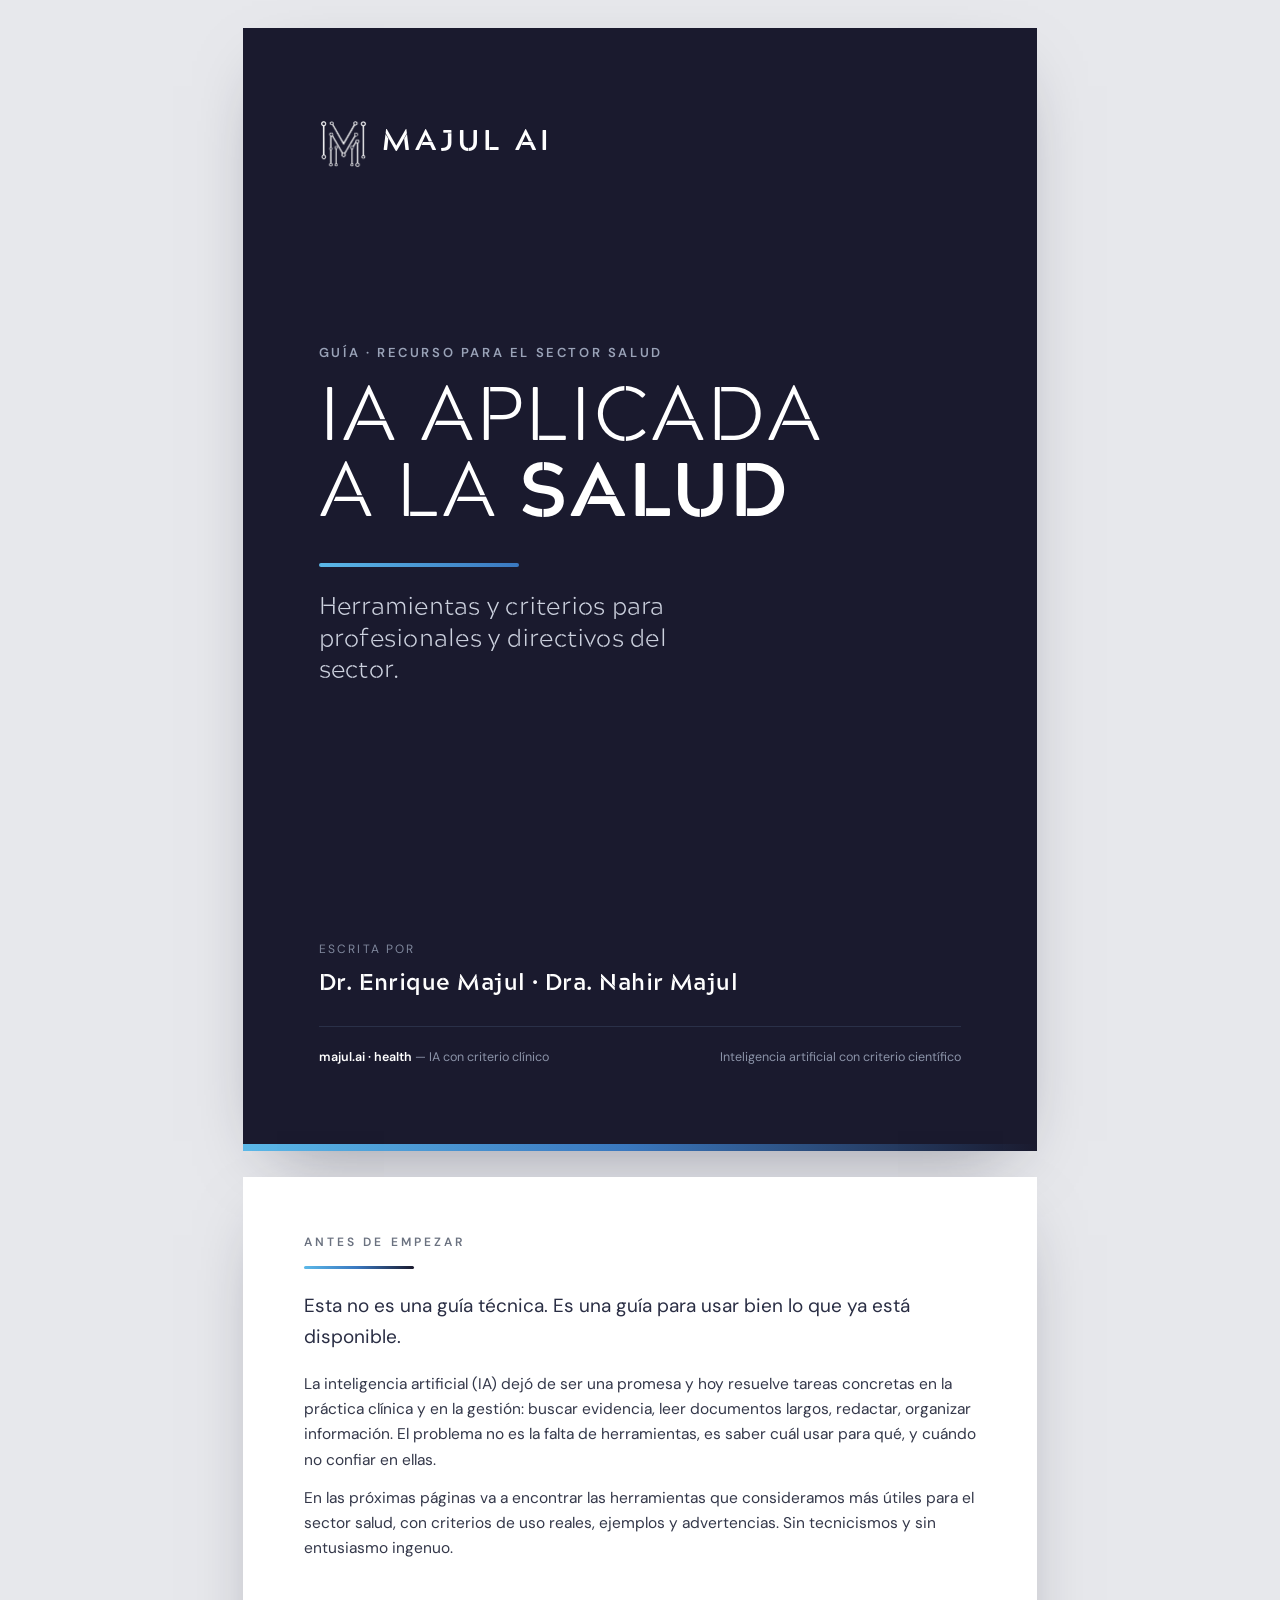
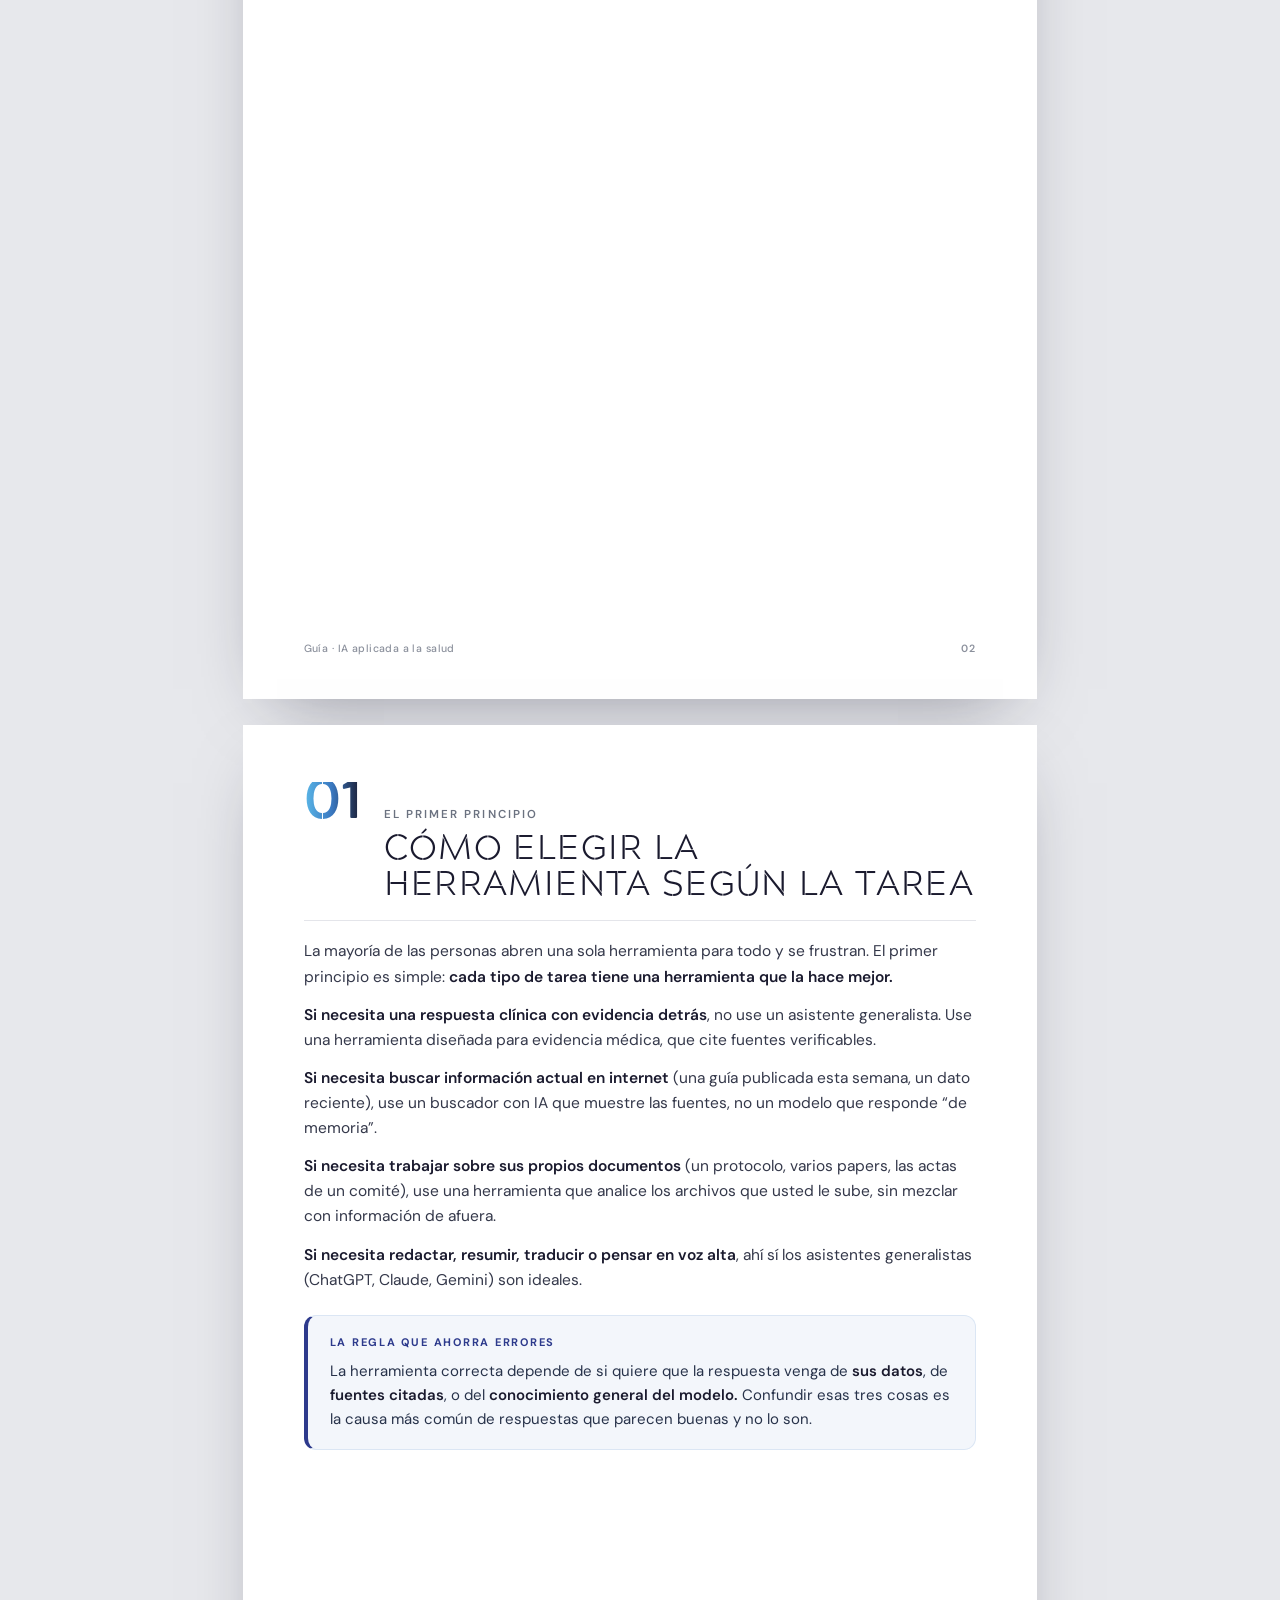
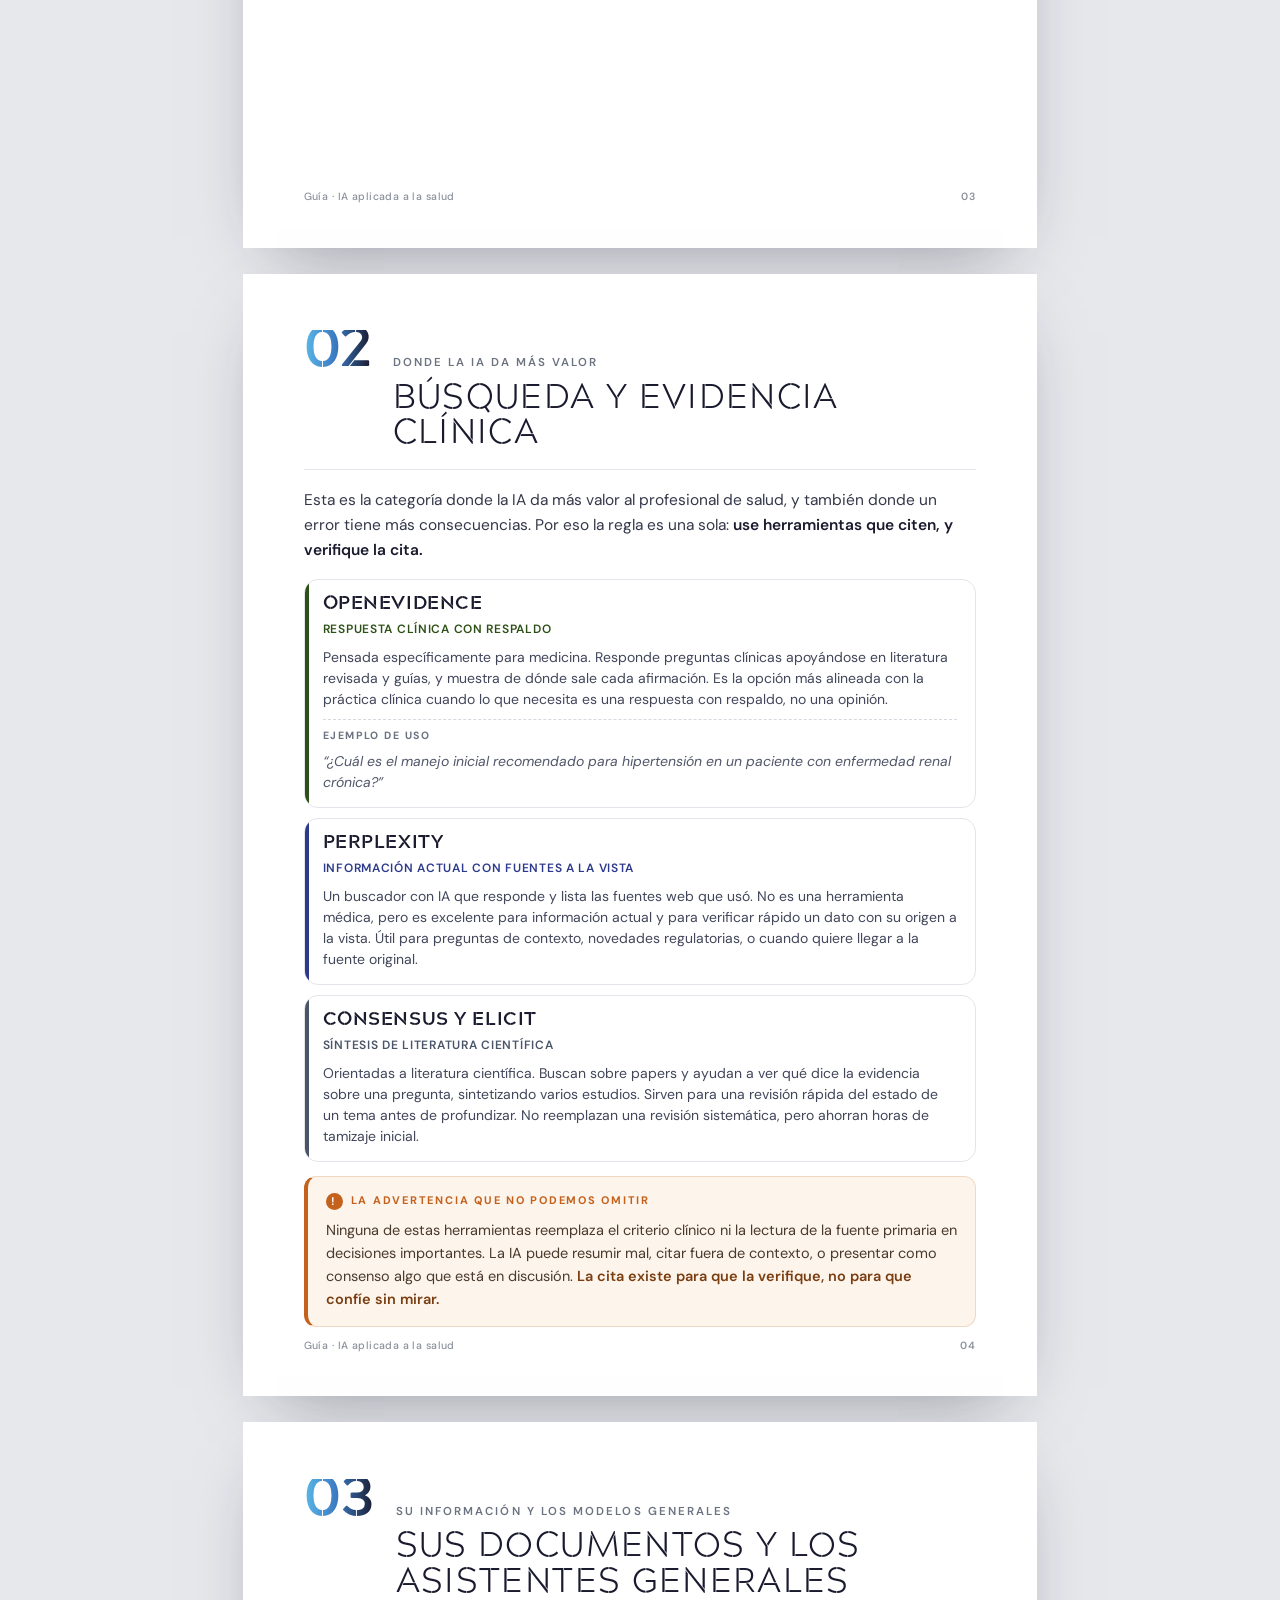
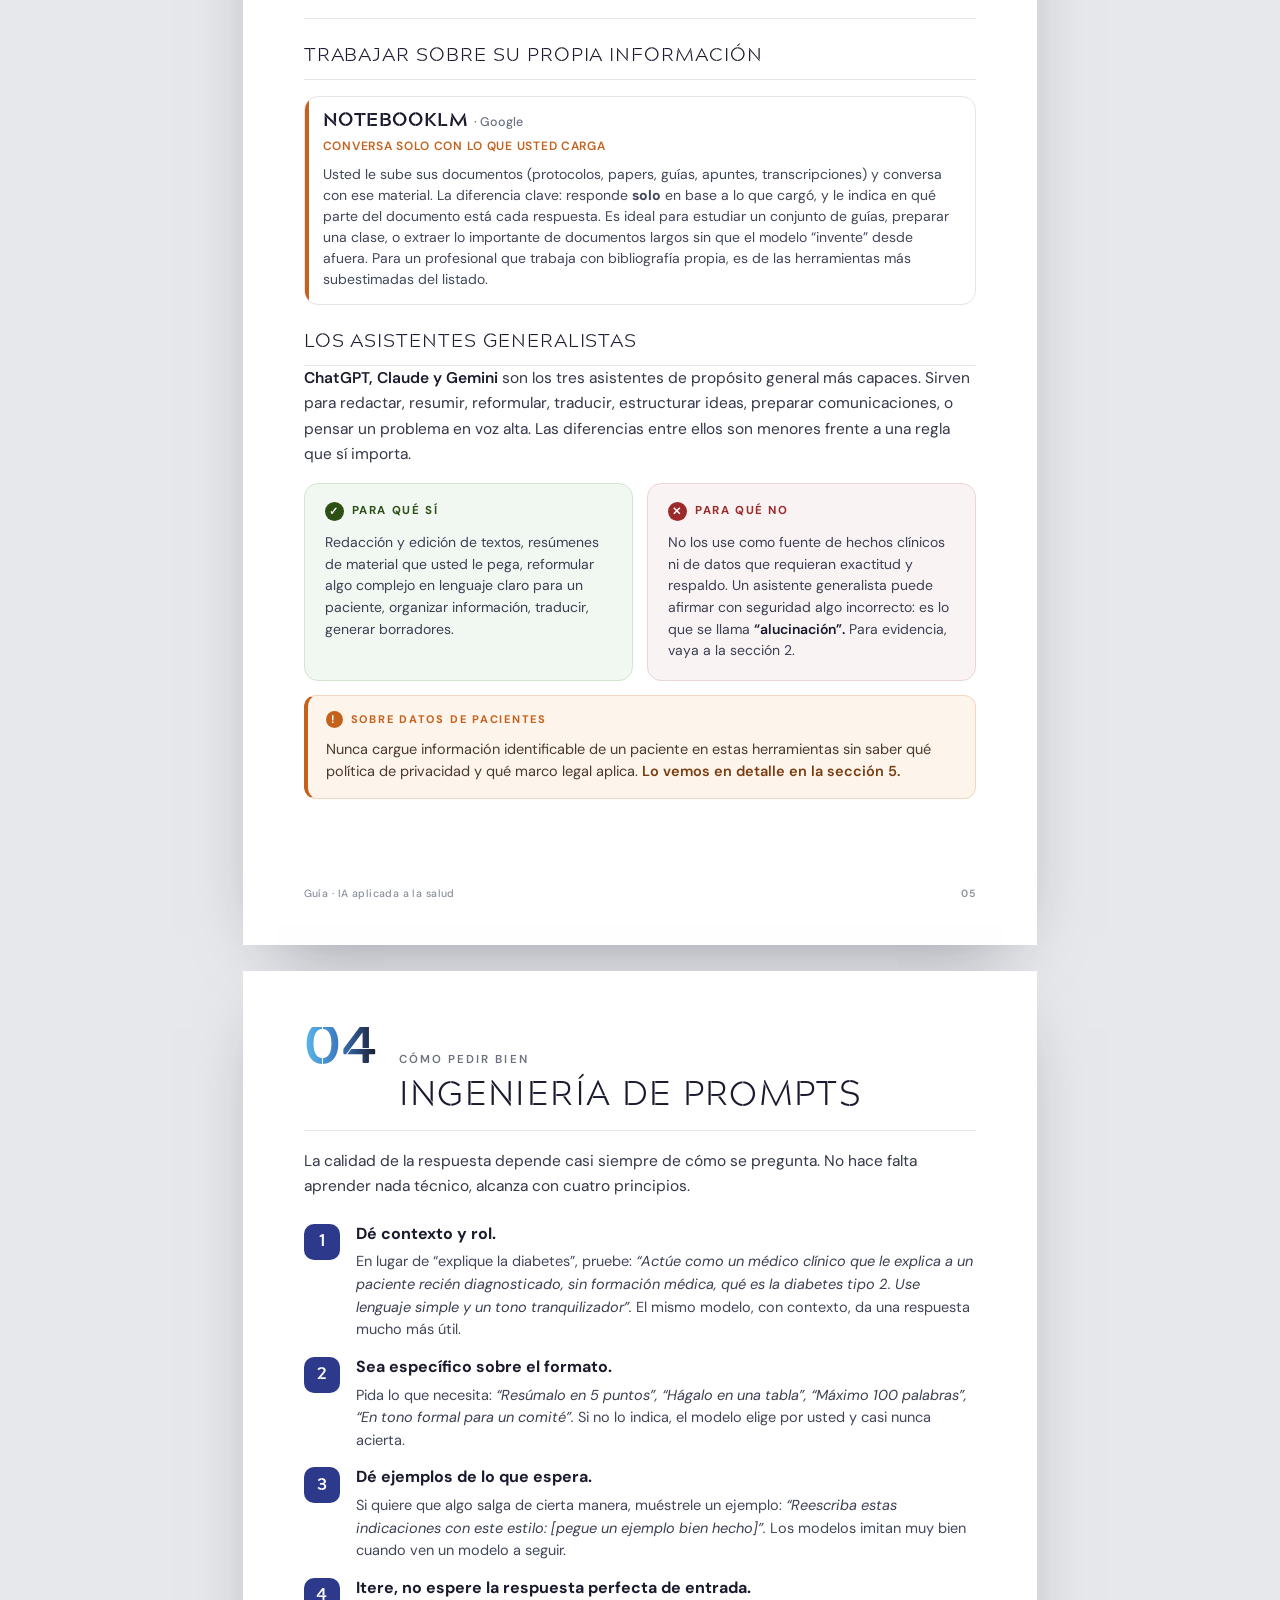
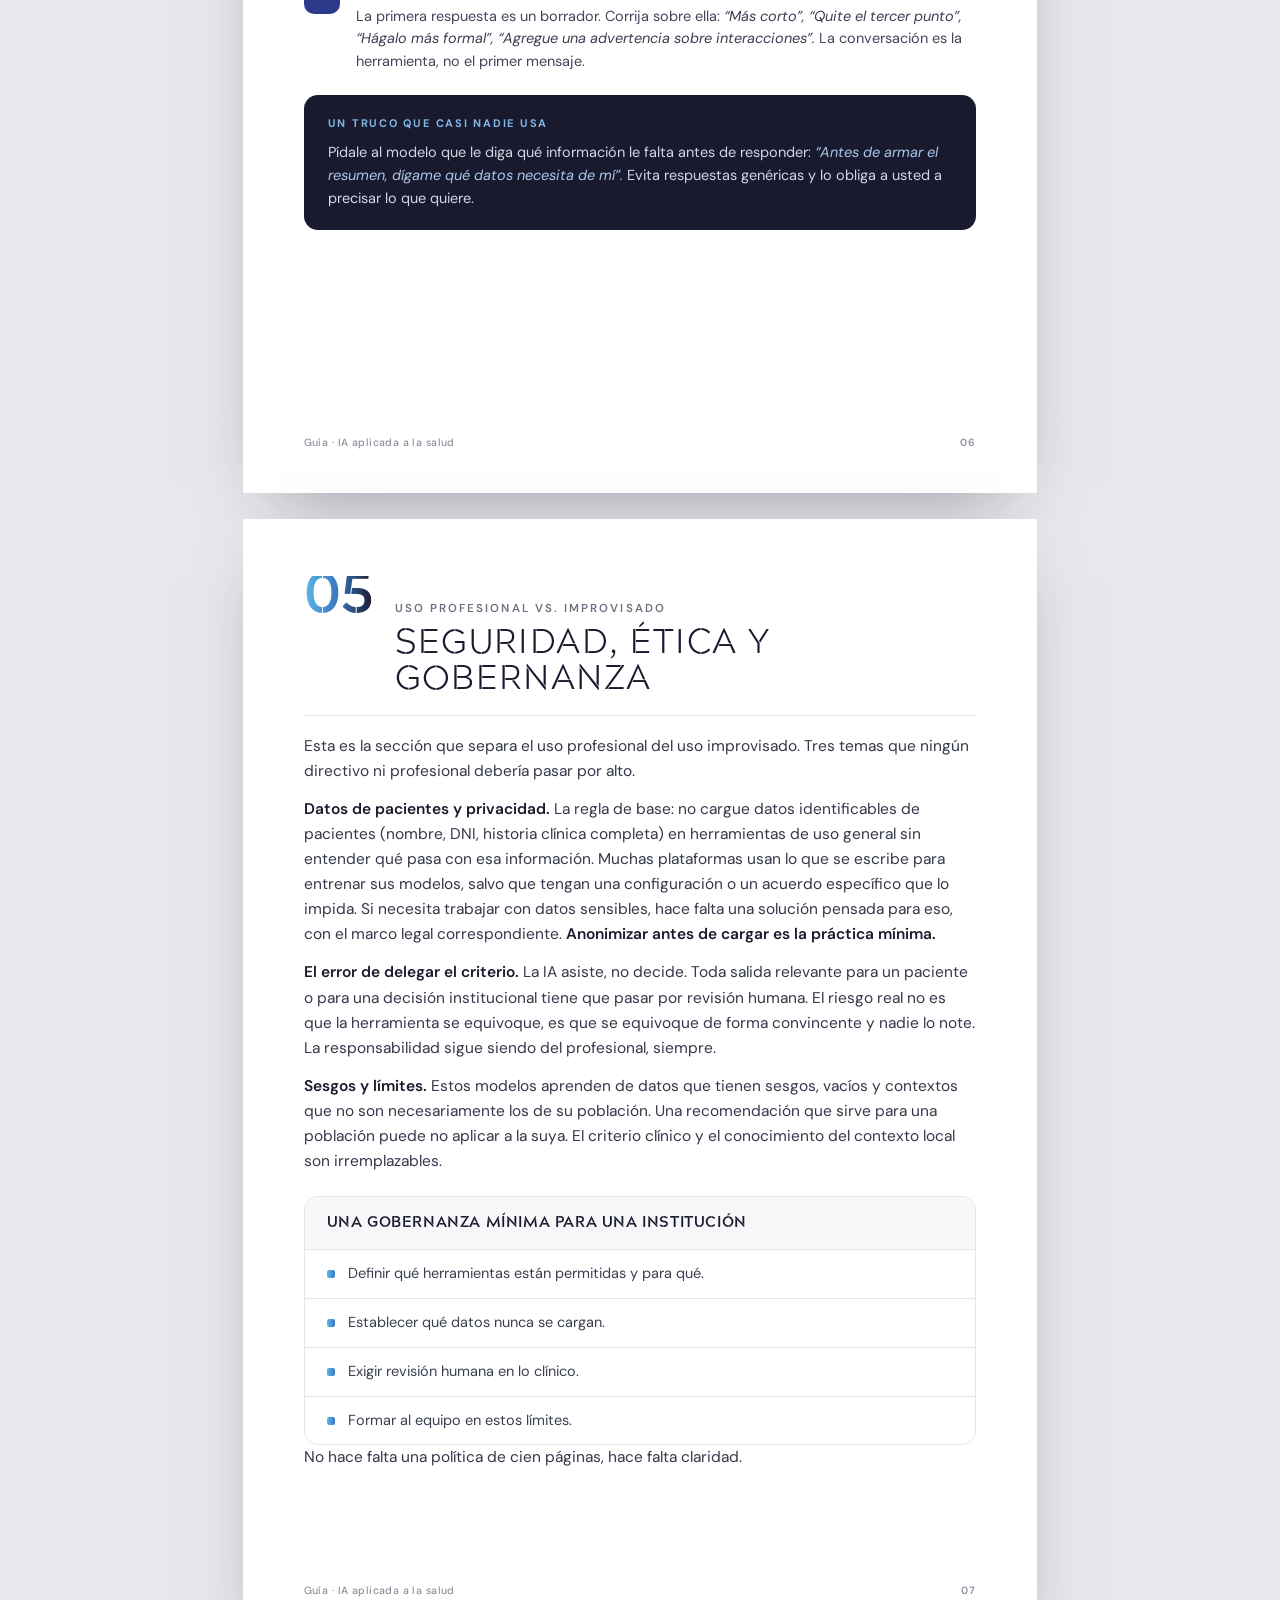
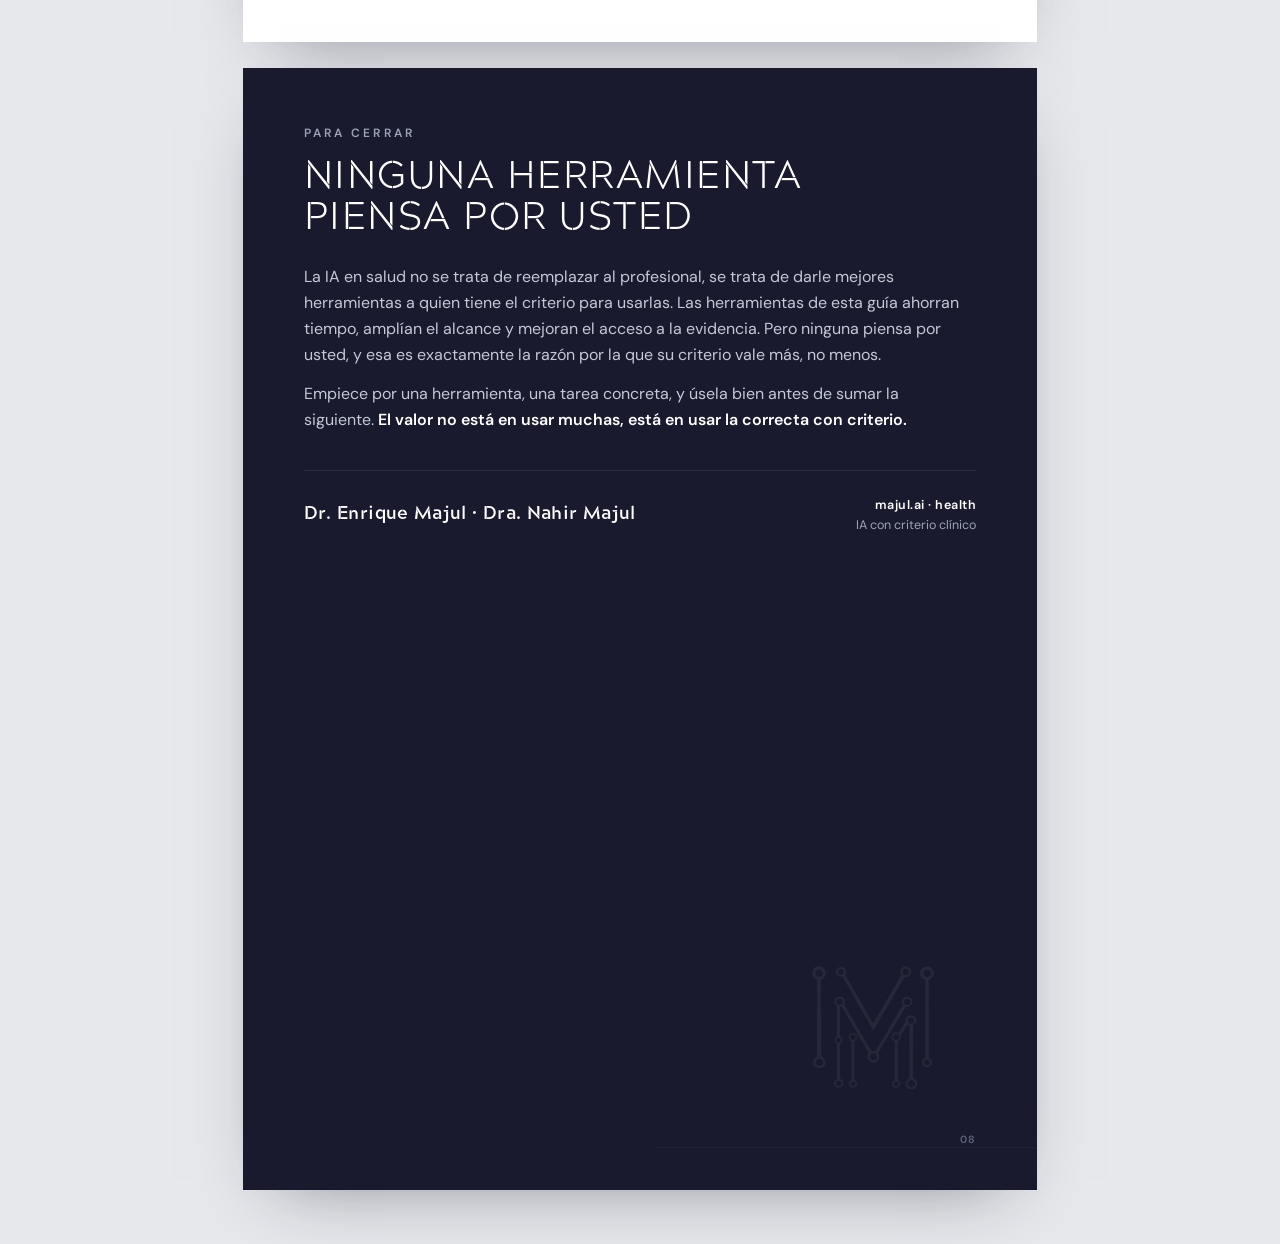
<file: guia-pdf.html>
<!DOCTYPE html>
<html lang="es">
<head>
<meta charset="UTF-8">
<meta name="viewport" content="width=device-width, initial-scale=1.0">
<title>Guía: IA aplicada a la salud · MAJUL AI (PDF)</title>
<meta name="robots" content="noindex, follow">
<link rel="canonical" href="https://majul.ai/guia.html">
<link rel="icon" type="image/png" href="assets/favicon.png">
<link rel="preconnect" href="https://fonts.googleapis.com">
<link rel="preconnect" href="https://fonts.gstatic.com" crossorigin>
<link href="https://fonts.googleapis.com/css2?family=DM+Sans:opsz,wght@9..40,300;9..40,400;9..40,500;9..40,600;9..40,700&family=Jost:wght@300;400;500;600&display=swap" rel="stylesheet">
<style>
@font-face{font-family:'Acherus Militant';src:url('assets/AcherusMilitant-Light.otf') format('opentype');font-weight:300 500;font-style:normal;font-display:swap}
@font-face{font-family:'Acherus Militant';src:url('assets/AcherusMilitant-Bold.otf') format('opentype');font-weight:600 800;font-style:normal;font-display:swap}

:root{
  --ink:#1A1A2E;--ink-soft:#2a2e44;--gris:#6B7280;--gris-2:#8b909c;--slate:#4A5568;
  --line:#e4e5ea;--line-2:#d6d8df;--salud:#2D5016;--tech:#2D3A8C;--majul:#C4621D;
  --grad:linear-gradient(90deg,#5BB8E8 0%,#3A78C0 48%,#1A1A2E 100%);
  --grad-soft:linear-gradient(90deg,#5BB8E8 0%,#3A78C0 100%);
  --font-title:'Acherus Militant','Jost',sans-serif;--font-body:'DM Sans',sans-serif;
}
*{box-sizing:border-box;margin:0;padding:0}
html,body{background:#e7e8ec}
body{font-family:var(--font-body);color:var(--ink);-webkit-font-smoothing:antialiased;
  text-rendering:optimizeLegibility;line-height:1.6;padding:28px 0}
img{display:block;max-width:100%}

/* ===== A4 SHEET ===== */
.sheet{position:relative;width:210mm;height:297mm;background:#fff;margin:0 auto 26px;
  padding:15mm 16mm;overflow:hidden;
  box-shadow:0 24px 70px -34px rgba(26,26,46,.5)}
.sheet.dark{background:var(--ink);color:#F1F2F6}
.sheet:last-child{margin-bottom:0}
.pgn{position:absolute;right:16mm;bottom:11mm;font-size:10.5px;letter-spacing:.12em;
  text-transform:uppercase;color:var(--gris-2);font-weight:600}
.sheet.dark .pgn{color:#5b6378}
.foot-mark{position:absolute;left:16mm;bottom:11mm;font-size:10.5px;letter-spacing:.04em;
  color:var(--gris-2);font-weight:500}
.sheet.dark .foot-mark{color:#5b6378}

/* ---- type ---- */
.kicker{font-family:var(--font-body);font-weight:600;letter-spacing:.26em;text-transform:uppercase;
  font-size:12px;color:var(--gris)}
h1,h2,h3{font-family:var(--font-title);font-weight:400;letter-spacing:.02em;line-height:1.06}
.rule{height:3px;width:110px;background:var(--grad);border:0;border-radius:3px}
.lead{font-size:19px;line-height:1.6;color:var(--ink-soft)}
.body p{font-size:15.5px;line-height:1.62;color:#34384a;margin-top:13px}
.body p:first-child{margin-top:0}
.body strong,.body b{font-weight:600;color:var(--ink)}
.body em{font-style:italic}
.body p .cue{font-weight:600;color:var(--ink)}

/* ===== COVER ===== */
.cover{padding:0}
.cover .inner{position:absolute;inset:0;background:var(--ink);color:#F1F2F6;
  padding:24mm 20mm 22mm;display:flex;flex-direction:column}
.cover .inner::after{content:"";position:absolute;left:0;right:0;bottom:0;height:7px;background:var(--grad)}
.lockup{display:flex;align-items:center;gap:14px}
.lockup img{height:50px;width:auto}
.lockup .wm{font-family:var(--font-title);font-weight:700;text-transform:uppercase;
  letter-spacing:.14em;font-size:29px;line-height:1;color:#fff;padding-bottom:2px}
.cover .ctag{margin-top:46mm;font-size:13px;font-weight:600;letter-spacing:.2em;text-transform:uppercase;color:#9aa3b8}
.cover h1{margin-top:20px;font-size:76px;text-transform:uppercase;letter-spacing:.03em;line-height:1.0;color:#fff}
.cover h1 b{font-weight:700}
.cover .crule{height:4px;width:200px;background:var(--grad-soft);border-radius:4px;margin-top:28px}
.cover .csub{margin-top:26px;font-size:24px;font-family:var(--font-title);font-weight:300;
  letter-spacing:.01em;line-height:1.3;color:#cdd2df;max-width:24ch}
.cover .auth{margin-top:auto;padding-top:40px;display:flex;flex-direction:column;gap:6px}
.cover .auth .by{font-size:12px;letter-spacing:.18em;text-transform:uppercase;color:#7f879c}
.cover .auth .nm{font-family:var(--font-title);font-weight:600;font-size:23px;letter-spacing:.02em;color:#fff}
.cover .mark{margin-top:24px;padding-top:20px;border-top:1px solid #2a3048;display:flex;
  justify-content:space-between;align-items:center;gap:16px;flex-wrap:wrap;font-size:12.5px;color:#8b93a8}
.cover .mark b{color:#fff;font-weight:600}

/* ===== INTRO BLOCK ===== */
.introblock .lead{margin-top:4px}
.introblock .body{margin-top:20px}
.blockgap{margin-top:24px;padding-top:24px;border-top:1px solid var(--line)}

/* ===== SECTION HEAD ===== */
.shead{display:flex;align-items:baseline;gap:22px;padding-bottom:16px;border-bottom:1px solid var(--line);margin-bottom:18px}
.shead .num{font-family:var(--font-title);font-weight:700;font-size:56px;line-height:.8;
  background:var(--grad);-webkit-background-clip:text;background-clip:text;color:transparent;flex:0 0 auto}
.shead .tx{display:flex;flex-direction:column;gap:9px}
.shead .ovl{font-size:11.5px;font-weight:600;letter-spacing:.18em;text-transform:uppercase;color:var(--gris)}
.shead h2{font-size:34px;text-transform:uppercase;letter-spacing:.04em;color:var(--ink);line-height:1.05}

/* ---- callouts ---- */
.rulebox{margin-top:22px;background:#f3f6fb;border:1px solid #dbe6f4;border-left:4px solid var(--tech);border-radius:12px;padding:18px 22px}
.rulebox .lbl{font-size:11px;font-weight:700;letter-spacing:.16em;text-transform:uppercase;color:var(--tech);display:block;margin-bottom:9px}
.rulebox p{font-size:15px;line-height:1.58;color:#27324a;margin:0}
.rulebox b{font-weight:600;color:var(--ink)}

.warn{margin-top:14px;background:#fdf4ec;border:1px solid #f0d8c2;border-left:4px solid var(--majul);border-radius:12px;padding:15px 18px}
.warn .lbl{font-size:11px;font-weight:700;letter-spacing:.16em;text-transform:uppercase;color:var(--majul);display:flex;align-items:center;gap:8px;margin-bottom:9px}
.warn .lbl::before{content:"!";display:grid;place-items:center;width:17px;height:17px;border-radius:50%;background:var(--majul);color:#fff;font-size:11px;font-weight:700;line-height:1}
.warn p{font-size:14.5px;line-height:1.58;color:#4a3a2c;margin:0}
.warn b{font-weight:600;color:#7a3d10}

.tools{margin-top:16px;display:flex;flex-direction:column;gap:10px}
.tool{border:1px solid var(--line);border-radius:14px;padding:14px 18px;background:#fff;position:relative;overflow:hidden}
.tool::before{content:"";position:absolute;left:0;top:0;bottom:0;width:4px;background:var(--ac,var(--slate))}
.tool h3{font-family:var(--font-title);font-weight:700;text-transform:uppercase;letter-spacing:.03em;font-size:19px;color:var(--ink);line-height:1.1}
.tool .role{font-size:12px;font-weight:600;letter-spacing:.06em;text-transform:uppercase;color:var(--ac,var(--slate));margin-top:5px}
.tool p{font-size:14px;line-height:1.5;color:#41465a;margin-top:8px}
.tool .eg{margin-top:9px;padding-top:8px;border-top:1px dashed var(--line-2)}
.tool .eg .et{font-size:10.5px;font-weight:700;letter-spacing:.14em;text-transform:uppercase;color:var(--gris);display:block;margin-bottom:6px}
.tool .eg p{margin-top:0;font-size:14px;color:#51566a;font-style:italic}

.prin{margin-top:24px;display:flex;flex-direction:column;gap:16px}
.prin .p{display:flex;gap:16px;align-items:flex-start}
.prin .p .n{flex:0 0 auto;width:36px;height:36px;border-radius:10px;display:grid;place-items:center;font-family:var(--font-title);font-weight:700;font-size:17px;color:#fff;background:var(--tech)}
.prin .p .c h4{font-family:var(--font-body);font-weight:700;font-size:16px;color:var(--ink);letter-spacing:0;line-height:1.3}
.prin .p .c p{font-size:14.5px;line-height:1.56;color:#41465a;margin-top:6px}
.prin .p .c em{font-style:italic;color:#3a3f52}

.sublabel{font-family:var(--font-title);font-weight:400;text-transform:uppercase;letter-spacing:.05em;font-size:19px;color:var(--ink);margin-top:22px;padding-bottom:8px;border-bottom:1px solid var(--line)}

.fa{margin-top:16px;display:grid;grid-template-columns:1fr 1fr;gap:14px}
.fa .col{border:1px solid var(--line);border-radius:14px;padding:18px 20px}
.fa .col.yes{background:#f1f7f1;border-color:#d3e6d3}
.fa .col.no{background:#faf3f3;border-color:#ecd6d6}
.fa .col .h{font-size:11.5px;font-weight:700;letter-spacing:.14em;text-transform:uppercase;display:flex;align-items:center;gap:8px;margin-bottom:11px}
.fa .col.yes .h{color:var(--salud)}
.fa .col.no .h{color:#9c2a2a}
.fa .col .h .ic{width:19px;height:19px;border-radius:50%;display:grid;place-items:center;color:#fff;font-size:11px;font-weight:700}
.fa .col.yes .h .ic{background:var(--salud)}
.fa .col.no .h .ic{background:#9c2a2a}
.fa .col p{font-size:14px;line-height:1.55;color:#3a3f52;margin:0}
.fa .col p b{font-weight:600;color:var(--ink)}

.trick{margin-top:22px;background:var(--ink);color:#e9ebf2;border-radius:14px;padding:20px 24px}
.trick .lbl{font-size:11px;font-weight:700;letter-spacing:.16em;text-transform:uppercase;color:#7fb6e6;display:block;margin-bottom:9px}
.trick p{font-size:14.5px;line-height:1.58;color:#d3d7e4;margin:0}
.trick b{color:#fff;font-weight:600}
.trick em{font-style:italic;color:#a9c7e8}

.gov{margin-top:22px;border:1px solid var(--line);border-radius:14px;overflow:hidden}
.gov .gh{background:#f6f7f9;padding:14px 22px;font-family:var(--font-title);font-weight:700;text-transform:uppercase;letter-spacing:.04em;font-size:15px;color:var(--ink);border-bottom:1px solid var(--line)}
.gov ul{list-style:none}
.gov li{display:flex;gap:13px;padding:13px 22px;font-size:14.5px;line-height:1.5;color:#3a3f52;border-bottom:1px solid var(--line)}
.gov li:last-child{border-bottom:0}
.gov li::before{content:"";flex:0 0 auto;width:8px;height:8px;border-radius:2px;background:var(--grad-soft);margin-top:7px}

/* ===== CLOSING ===== */
.close .kicker{color:#9aa3b8}
.close h2{margin-top:16px;font-size:38px;text-transform:uppercase;letter-spacing:.04em;color:#fff;max-width:20ch}
.close .body p{color:#c4c9d6;font-size:16px}
.close .body strong,.close .body b{color:#fff}
.close .sign{margin-top:38px;padding-top:24px;border-top:1px solid #2a3048;display:flex;align-items:center;justify-content:space-between;gap:24px;flex-wrap:wrap}
.close .sign .who{font-family:var(--font-title);font-weight:600;font-size:18px;letter-spacing:.02em;color:#fff}
.close .sign .brand{text-align:right;font-size:12.5px;color:#9aa3b8;line-height:1.6}
.close .sign .brand b{color:#fff;font-weight:600;letter-spacing:.04em}
.close .sym{position:absolute;right:-46px;bottom:42px;height:240px;opacity:.06}

/* ===== PRINT ===== */
@media print{
  @page{size:A4;margin:0}
  html,body{background:#fff;padding:0}
  .sheet{width:210mm;min-height:297mm;margin:0;box-shadow:none;break-after:page;page-break-after:always}
  .sheet:last-child{break-after:auto;page-break-after:auto}
  .sheet,.cover .inner,.tool,.warn,.rulebox,.trick,.fa .col,.prin .p .n,.gov .gh,.shead .num,.crule,.close .sym{
    -webkit-print-color-adjust:exact;print-color-adjust:exact}
  *,*::before,*::after{transition-duration:0s !important;animation:none !important}
}
</style>
</head>
<body>

<!-- ===== 1 · COVER ===== -->
<section class="sheet cover">
  <div class="inner">
    <div class="lockup" aria-label="MAJUL AI">
      <img src="assets/logo-wht-symbol-trim.png" alt="">
      <span class="wm">Majul AI</span>
    </div>
    <p class="ctag">Guía · Recurso para el sector salud</p>
    <h1>IA aplicada<br>a la <b>salud</b></h1>
    <div class="crule"></div>
    <p class="csub">Herramientas y criterios para profesionales y directivos del sector.</p>
    <div class="auth">
      <span class="by">Escrita por</span>
      <span class="nm">Dr. Enrique Majul · Dra. Nahir Majul</span>
    </div>
    <div class="mark">
      <span><b>majul.ai · health</b> — IA con criterio clínico</span>
      <span>Inteligencia artificial con criterio científico</span>
    </div>
  </div>
</section>

<!-- ===== 2 · INTRO ===== -->
<section class="sheet">
  <div class="introblock">
    <p class="kicker">Antes de empezar</p>
    <div class="rule" style="margin-top:14px;margin-bottom:22px"></div>
    <p class="lead">Esta no es una guía técnica. Es una guía para usar bien lo que ya está disponible.</p>
    <div class="body">
      <p>La inteligencia artificial (IA) dejó de ser una promesa y hoy resuelve tareas concretas en la práctica clínica y en la gestión: buscar evidencia, leer documentos largos, redactar, organizar información. El problema no es la falta de herramientas, es saber cuál usar para qué, y cuándo no confiar en ellas.</p>
      <p>En las próximas páginas va a encontrar las herramientas que consideramos más útiles para el sector salud, con criterios de uso reales, ejemplos y advertencias. Sin tecnicismos y sin entusiasmo ingenuo.</p>
    </div>
  </div>
  <span class="foot-mark">Guía · IA aplicada a la salud</span>
  <span class="pgn">02</span>
</section>

<!-- ===== 3 · 01 ELEGIR HERRAMIENTA ===== -->
<section class="sheet">
  <div class="shead">
    <span class="num">01</span>
    <div class="tx"><span class="ovl">El primer principio</span><h2>Cómo elegir la herramienta según la tarea</h2></div>
  </div>
  <div class="body">
    <p>La mayoría de las personas abren una sola herramienta para todo y se frustran. El primer principio es simple: <span class="cue">cada tipo de tarea tiene una herramienta que la hace mejor.</span></p>
    <p><b>Si necesita una respuesta clínica con evidencia detrás</b>, no use un asistente generalista. Use una herramienta diseñada para evidencia médica, que cite fuentes verificables.</p>
    <p><b>Si necesita buscar información actual en internet</b> (una guía publicada esta semana, un dato reciente), use un buscador con IA que muestre las fuentes, no un modelo que responde “de memoria”.</p>
    <p><b>Si necesita trabajar sobre sus propios documentos</b> (un protocolo, varios papers, las actas de un comité), use una herramienta que analice los archivos que usted le sube, sin mezclar con información de afuera.</p>
    <p><b>Si necesita redactar, resumir, traducir o pensar en voz alta</b>, ahí sí los asistentes generalistas (ChatGPT, Claude, Gemini) son ideales.</p>
  </div>
  <div class="rulebox">
    <span class="lbl">La regla que ahorra errores</span>
    <p>La herramienta correcta depende de si quiere que la respuesta venga de <b>sus datos</b>, de <b>fuentes citadas</b>, o del <b>conocimiento general del modelo.</b> Confundir esas tres cosas es la causa más común de respuestas que parecen buenas y no lo son.</p>
  </div>
  <span class="foot-mark">Guía · IA aplicada a la salud</span>
  <span class="pgn">03</span>
</section>

<!-- ===== 3 · 02 EVIDENCIA ===== -->
<section class="sheet">
  <div class="shead">
    <span class="num">02</span>
    <div class="tx"><span class="ovl">Donde la IA da más valor</span><h2>Búsqueda y evidencia clínica</h2></div>
  </div>
  <div class="body">
    <p>Esta es la categoría donde la IA da más valor al profesional de salud, y también donde un error tiene más consecuencias. Por eso la regla es una sola: <span class="cue">use herramientas que citen, y verifique la cita.</span></p>
  </div>
  <div class="tools">
    <div class="tool" style="--ac:var(--salud)">
      <h3>OpenEvidence</h3>
      <div class="role">Respuesta clínica con respaldo</div>
      <p>Pensada específicamente para medicina. Responde preguntas clínicas apoyándose en literatura revisada y guías, y muestra de dónde sale cada afirmación. Es la opción más alineada con la práctica clínica cuando lo que necesita es una respuesta con respaldo, no una opinión.</p>
      <div class="eg"><span class="et">Ejemplo de uso</span><p>“¿Cuál es el manejo inicial recomendado para hipertensión en un paciente con enfermedad renal crónica?”</p></div>
    </div>
    <div class="tool" style="--ac:var(--tech)">
      <h3>Perplexity</h3>
      <div class="role">Información actual con fuentes a la vista</div>
      <p>Un buscador con IA que responde y lista las fuentes web que usó. No es una herramienta médica, pero es excelente para información actual y para verificar rápido un dato con su origen a la vista. Útil para preguntas de contexto, novedades regulatorias, o cuando quiere llegar a la fuente original.</p>
    </div>
    <div class="tool" style="--ac:var(--slate)">
      <h3>Consensus y Elicit</h3>
      <div class="role">Síntesis de literatura científica</div>
      <p>Orientadas a literatura científica. Buscan sobre papers y ayudan a ver qué dice la evidencia sobre una pregunta, sintetizando varios estudios. Sirven para una revisión rápida del estado de un tema antes de profundizar. No reemplazan una revisión sistemática, pero ahorran horas de tamizaje inicial.</p>
    </div>
  </div>
  <div class="warn">
    <span class="lbl">La advertencia que no podemos omitir</span>
    <p>Ninguna de estas herramientas reemplaza el criterio clínico ni la lectura de la fuente primaria en decisiones importantes. La IA puede resumir mal, citar fuera de contexto, o presentar como consenso algo que está en discusión. <b>La cita existe para que la verifique, no para que confíe sin mirar.</b></p>
  </div>
  <span class="foot-mark">Guía · IA aplicada a la salud</span>
  <span class="pgn">04</span>
</section>

<!-- ===== 4 · 03 DOCUMENTOS ===== -->
<section class="sheet">
  <div class="shead">
    <span class="num">03</span>
    <div class="tx"><span class="ovl">Su información y los modelos generales</span><h2>Sus documentos y los asistentes generales</h2></div>
  </div>
  <div class="sublabel">Trabajar sobre su propia información</div>
  <div class="tools">
    <div class="tool" style="--ac:var(--majul)">
      <h3>NotebookLM <span style="font-family:var(--font-body);font-weight:500;font-size:12.5px;letter-spacing:0;text-transform:none;color:var(--gris)">· Google</span></h3>
      <div class="role">Conversa solo con lo que usted carga</div>
      <p>Usted le sube sus documentos (protocolos, papers, guías, apuntes, transcripciones) y conversa con ese material. La diferencia clave: responde <b>solo</b> en base a lo que cargó, y le indica en qué parte del documento está cada respuesta. Es ideal para estudiar un conjunto de guías, preparar una clase, o extraer lo importante de documentos largos sin que el modelo “invente” desde afuera. Para un profesional que trabaja con bibliografía propia, es de las herramientas más subestimadas del listado.</p>
    </div>
  </div>
  <div class="sublabel">Los asistentes generalistas</div>
  <div class="body">
    <p><b>ChatGPT, Claude y Gemini</b> son los tres asistentes de propósito general más capaces. Sirven para redactar, resumir, reformular, traducir, estructurar ideas, preparar comunicaciones, o pensar un problema en voz alta. Las diferencias entre ellos son menores frente a una regla que sí importa.</p>
  </div>
  <div class="fa">
    <div class="col yes">
      <div class="h"><span class="ic">✓</span>Para qué sí</div>
      <p>Redacción y edición de textos, resúmenes de material que usted le pega, reformular algo complejo en lenguaje claro para un paciente, organizar información, traducir, generar borradores.</p>
    </div>
    <div class="col no">
      <div class="h"><span class="ic">✕</span>Para qué no</div>
      <p>No los use como fuente de hechos clínicos ni de datos que requieran exactitud y respaldo. Un asistente generalista puede afirmar con seguridad algo incorrecto: es lo que se llama <b>“alucinación”.</b> Para evidencia, vaya a la sección 2.</p>
    </div>
  </div>
  <div class="warn">
    <span class="lbl">Sobre datos de pacientes</span>
    <p>Nunca cargue información identificable de un paciente en estas herramientas sin saber qué política de privacidad y qué marco legal aplica. <b>Lo vemos en detalle en la sección 5.</b></p>
  </div>
  <span class="foot-mark">Guía · IA aplicada a la salud</span>
  <span class="pgn">05</span>
</section>

<!-- ===== 5 · 04 PROMPTS ===== -->
<section class="sheet">
  <div class="shead">
    <span class="num">04</span>
    <div class="tx"><span class="ovl">Cómo pedir bien</span><h2>Ingeniería de prompts</h2></div>
  </div>
  <div class="body">
    <p>La calidad de la respuesta depende casi siempre de cómo se pregunta. No hace falta aprender nada técnico, alcanza con cuatro principios.</p>
  </div>
  <div class="prin">
    <div class="p"><span class="n">1</span><div class="c"><h4>Dé contexto y rol.</h4><p>En lugar de “explique la diabetes”, pruebe: <em>“Actúe como un médico clínico que le explica a un paciente recién diagnosticado, sin formación médica, qué es la diabetes tipo 2. Use lenguaje simple y un tono tranquilizador”.</em> El mismo modelo, con contexto, da una respuesta mucho más útil.</p></div></div>
    <div class="p"><span class="n">2</span><div class="c"><h4>Sea específico sobre el formato.</h4><p>Pida lo que necesita: <em>“Resúmalo en 5 puntos”, “Hágalo en una tabla”, “Máximo 100 palabras”, “En tono formal para un comité”.</em> Si no lo indica, el modelo elige por usted y casi nunca acierta.</p></div></div>
    <div class="p"><span class="n">3</span><div class="c"><h4>Dé ejemplos de lo que espera.</h4><p>Si quiere que algo salga de cierta manera, muéstrele un ejemplo: <em>“Reescriba estas indicaciones con este estilo: [pegue un ejemplo bien hecho]”.</em> Los modelos imitan muy bien cuando ven un modelo a seguir.</p></div></div>
    <div class="p"><span class="n">4</span><div class="c"><h4>Itere, no espere la respuesta perfecta de entrada.</h4><p>La primera respuesta es un borrador. Corrija sobre ella: <em>“Más corto”, “Quite el tercer punto”, “Hágalo más formal”, “Agregue una advertencia sobre interacciones”.</em> La conversación es la herramienta, no el primer mensaje.</p></div></div>
  </div>
  <div class="trick">
    <span class="lbl">Un truco que casi nadie usa</span>
    <p>Pídale al modelo que le diga qué información le falta antes de responder: <em>“Antes de armar el resumen, dígame qué datos necesita de mí”.</em> Evita respuestas genéricas y lo obliga a usted a precisar lo que quiere.</p>
  </div>
  <span class="foot-mark">Guía · IA aplicada a la salud</span>
  <span class="pgn">06</span>
</section>

<!-- ===== 6 · 05 GOBERNANZA ===== -->
<section class="sheet">
  <div class="shead">
    <span class="num">05</span>
    <div class="tx"><span class="ovl">Uso profesional vs. improvisado</span><h2>Seguridad, ética y gobernanza</h2></div>
  </div>
  <div class="body">
    <p>Esta es la sección que separa el uso profesional del uso improvisado. Tres temas que ningún directivo ni profesional debería pasar por alto.</p>
    <p><span class="cue">Datos de pacientes y privacidad.</span> La regla de base: no cargue datos identificables de pacientes (nombre, DNI, historia clínica completa) en herramientas de uso general sin entender qué pasa con esa información. Muchas plataformas usan lo que se escribe para entrenar sus modelos, salvo que tengan una configuración o un acuerdo específico que lo impida. Si necesita trabajar con datos sensibles, hace falta una solución pensada para eso, con el marco legal correspondiente. <b>Anonimizar antes de cargar es la práctica mínima.</b></p>
    <p><span class="cue">El error de delegar el criterio.</span> La IA asiste, no decide. Toda salida relevante para un paciente o para una decisión institucional tiene que pasar por revisión humana. El riesgo real no es que la herramienta se equivoque, es que se equivoque de forma convincente y nadie lo note. La responsabilidad sigue siendo del profesional, siempre.</p>
    <p><span class="cue">Sesgos y límites.</span> Estos modelos aprenden de datos que tienen sesgos, vacíos y contextos que no son necesariamente los de su población. Una recomendación que sirve para una población puede no aplicar a la suya. El criterio clínico y el conocimiento del contexto local son irremplazables.</p>
  </div>
  <div class="gov">
    <div class="gh">Una gobernanza mínima para una institución</div>
    <ul>
      <li>Definir qué herramientas están permitidas y para qué.</li>
      <li>Establecer qué datos nunca se cargan.</li>
      <li>Exigir revisión humana en lo clínico.</li>
      <li>Formar al equipo en estos límites.</li>
    </ul>
  </div>
  <div class="body"><p>No hace falta una política de cien páginas, hace falta claridad.</p></div>
  <span class="foot-mark">Guía · IA aplicada a la salud</span>
  <span class="pgn">07</span>
</section>

<!-- ===== 7 · CIERRE ===== -->
<section class="sheet dark close">
  <img class="sym" src="assets/logo-wht-symbol.png" alt="">
  <p class="kicker">Para cerrar</p>
  <h2>Ninguna herramienta piensa por usted</h2>
  <div class="body" style="margin-top:24px;max-width:60ch">
    <p>La IA en salud no se trata de reemplazar al profesional, se trata de darle mejores herramientas a quien tiene el criterio para usarlas. Las herramientas de esta guía ahorran tiempo, amplían el alcance y mejoran el acceso a la evidencia. Pero ninguna piensa por usted, y esa es exactamente la razón por la que su criterio vale más, no menos.</p>
    <p>Empiece por una herramienta, una tarea concreta, y úsela bien antes de sumar la siguiente. <strong>El valor no está en usar muchas, está en usar la correcta con criterio.</strong></p>
  </div>
  <div class="sign">
    <span class="who">Dr. Enrique Majul · Dra. Nahir Majul</span>
    <span class="brand"><b>majul.ai · health</b><br>IA con criterio clínico</span>
  </div>
  <span class="pgn">08</span>
</section>

<script>
(async function(){
  try{ if(document.fonts&&document.fonts.ready){ await document.fonts.ready; } }catch(e){}
  await new Promise(r=>setTimeout(r,400));
  window.__ready=true;
})();
</script>
</body>
</html>
</file>
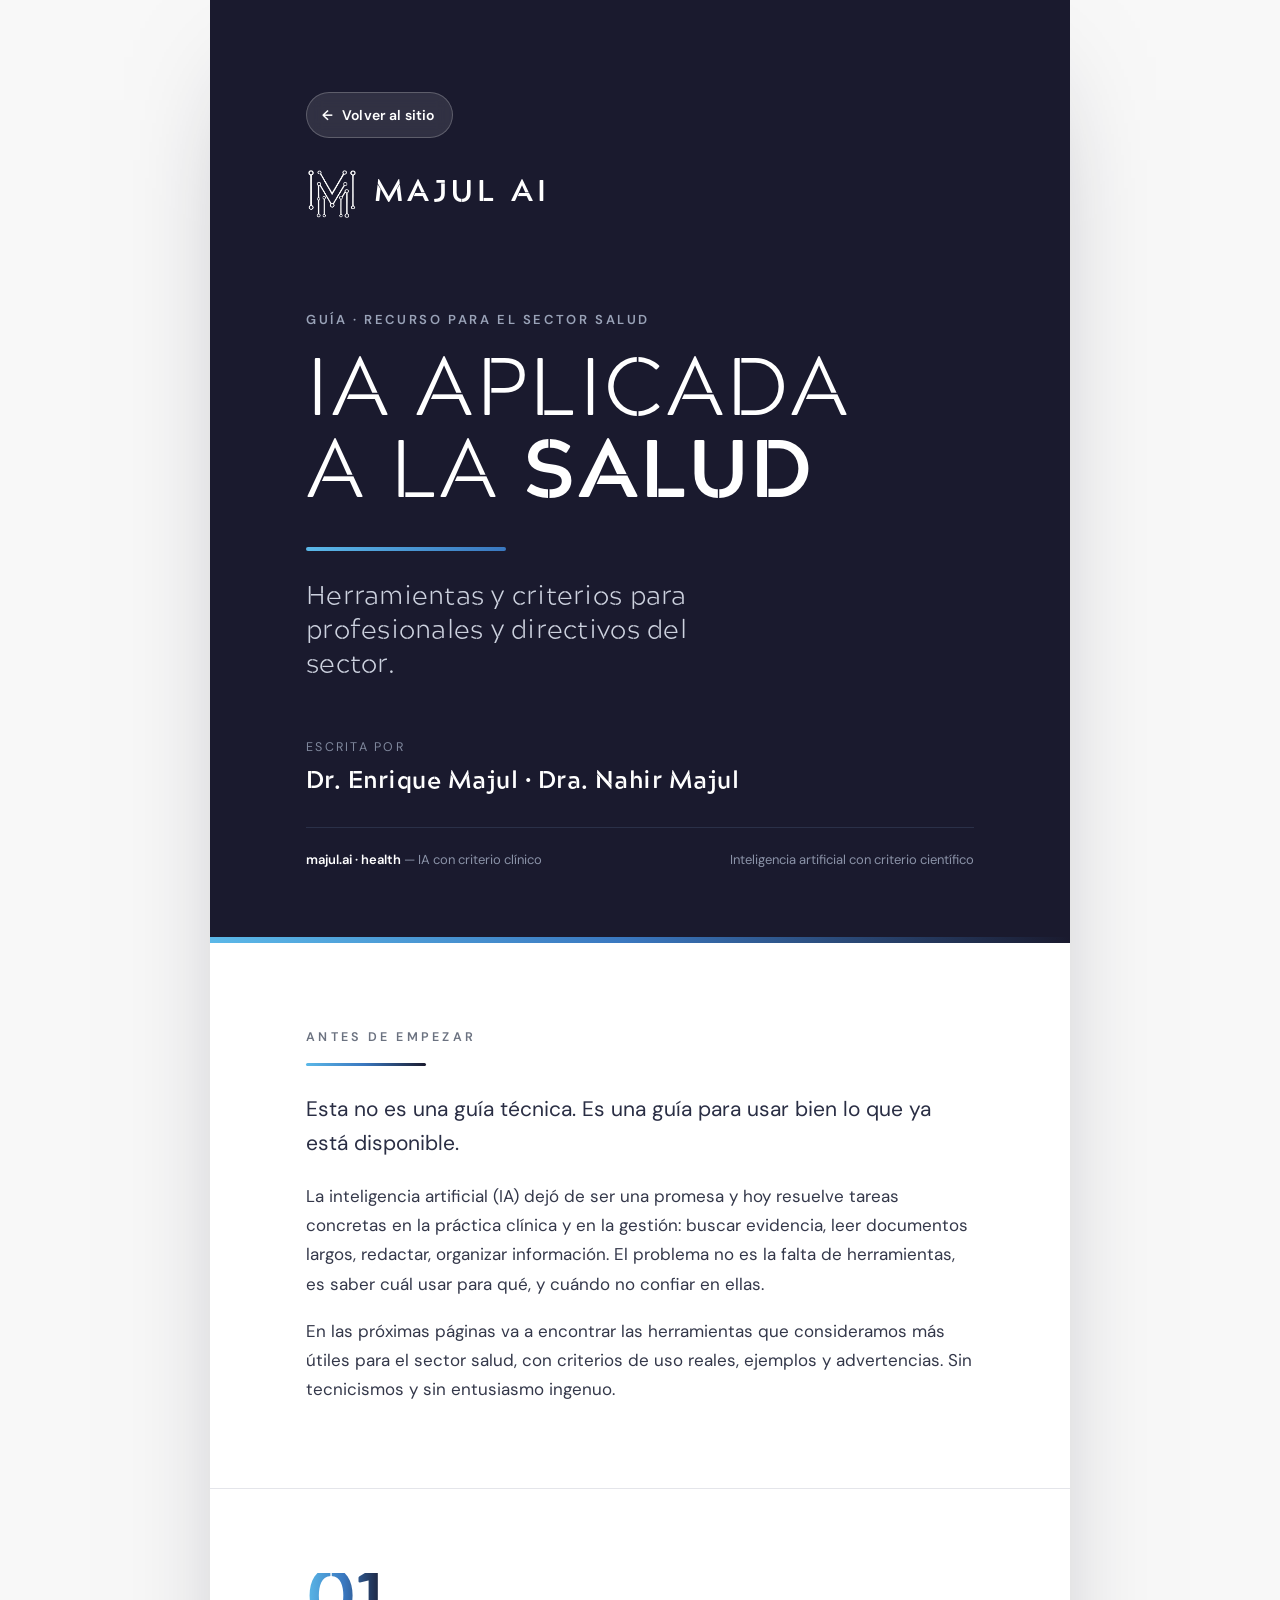
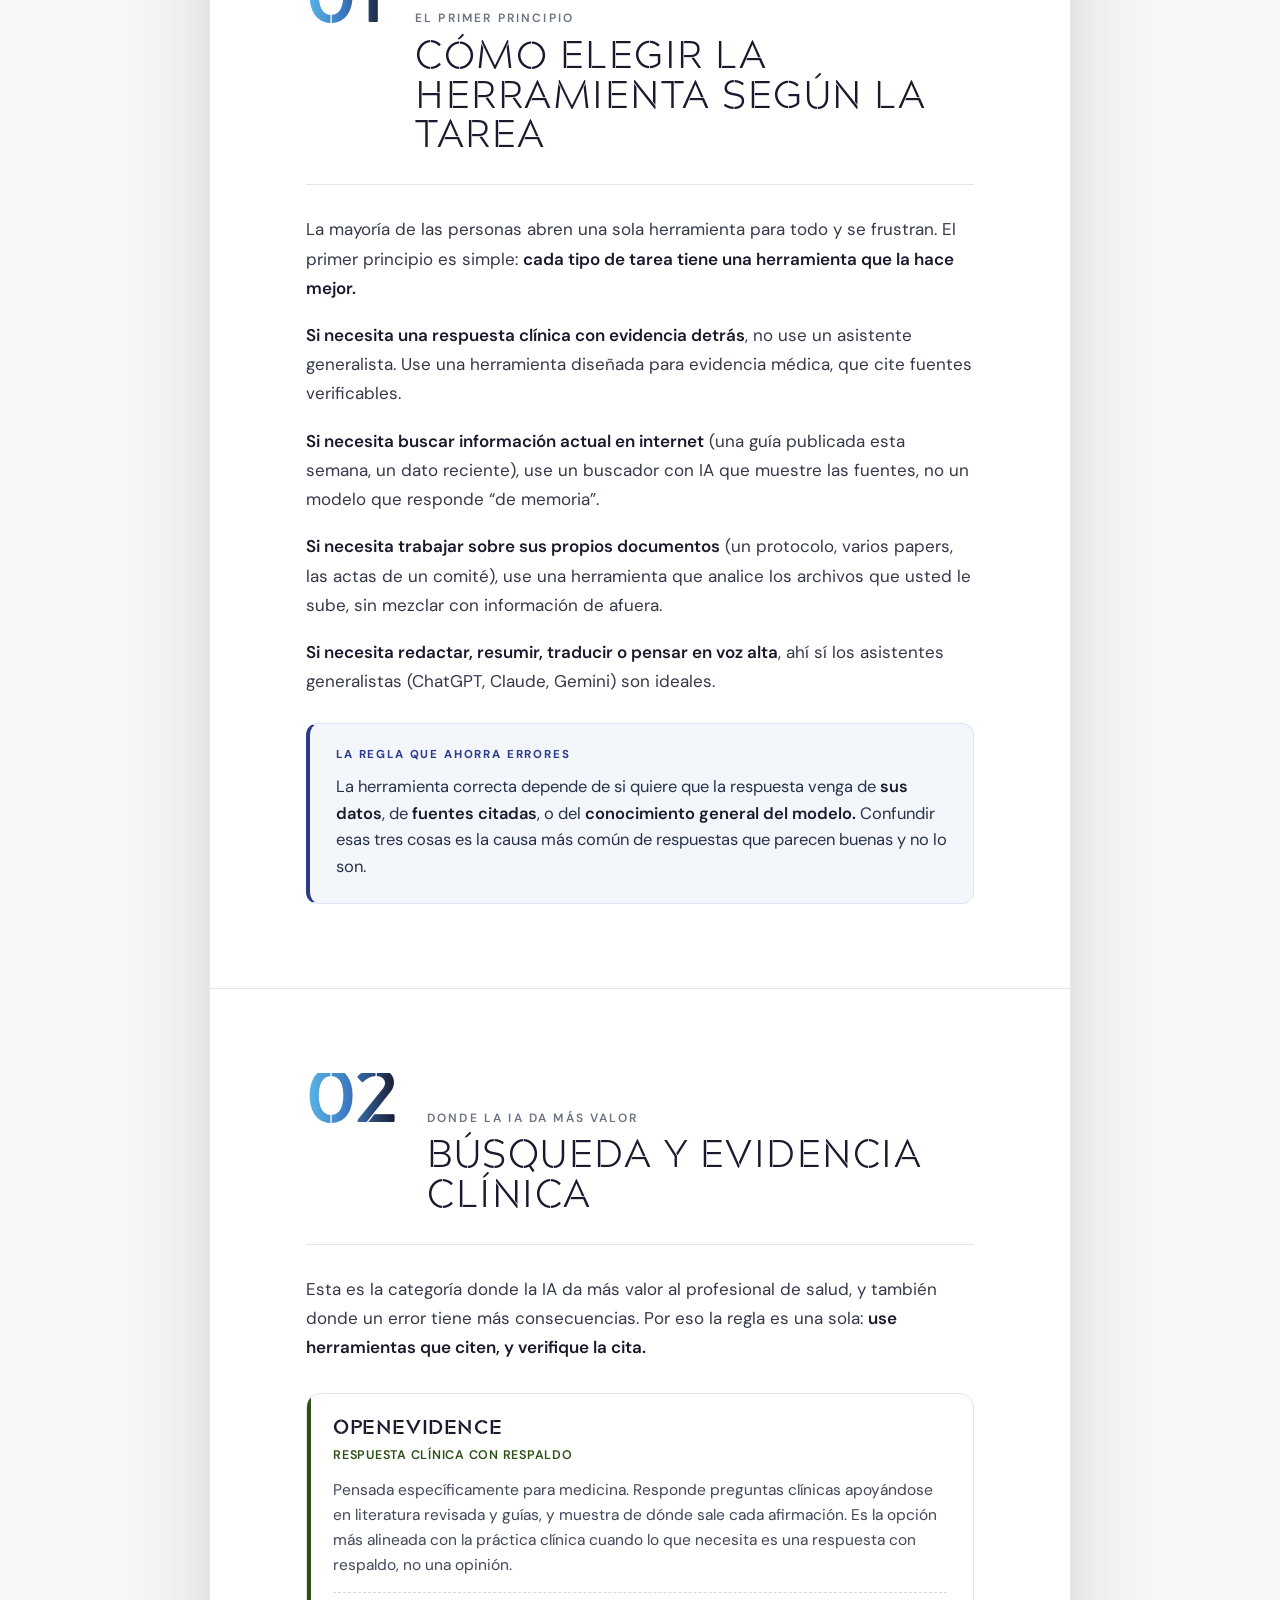
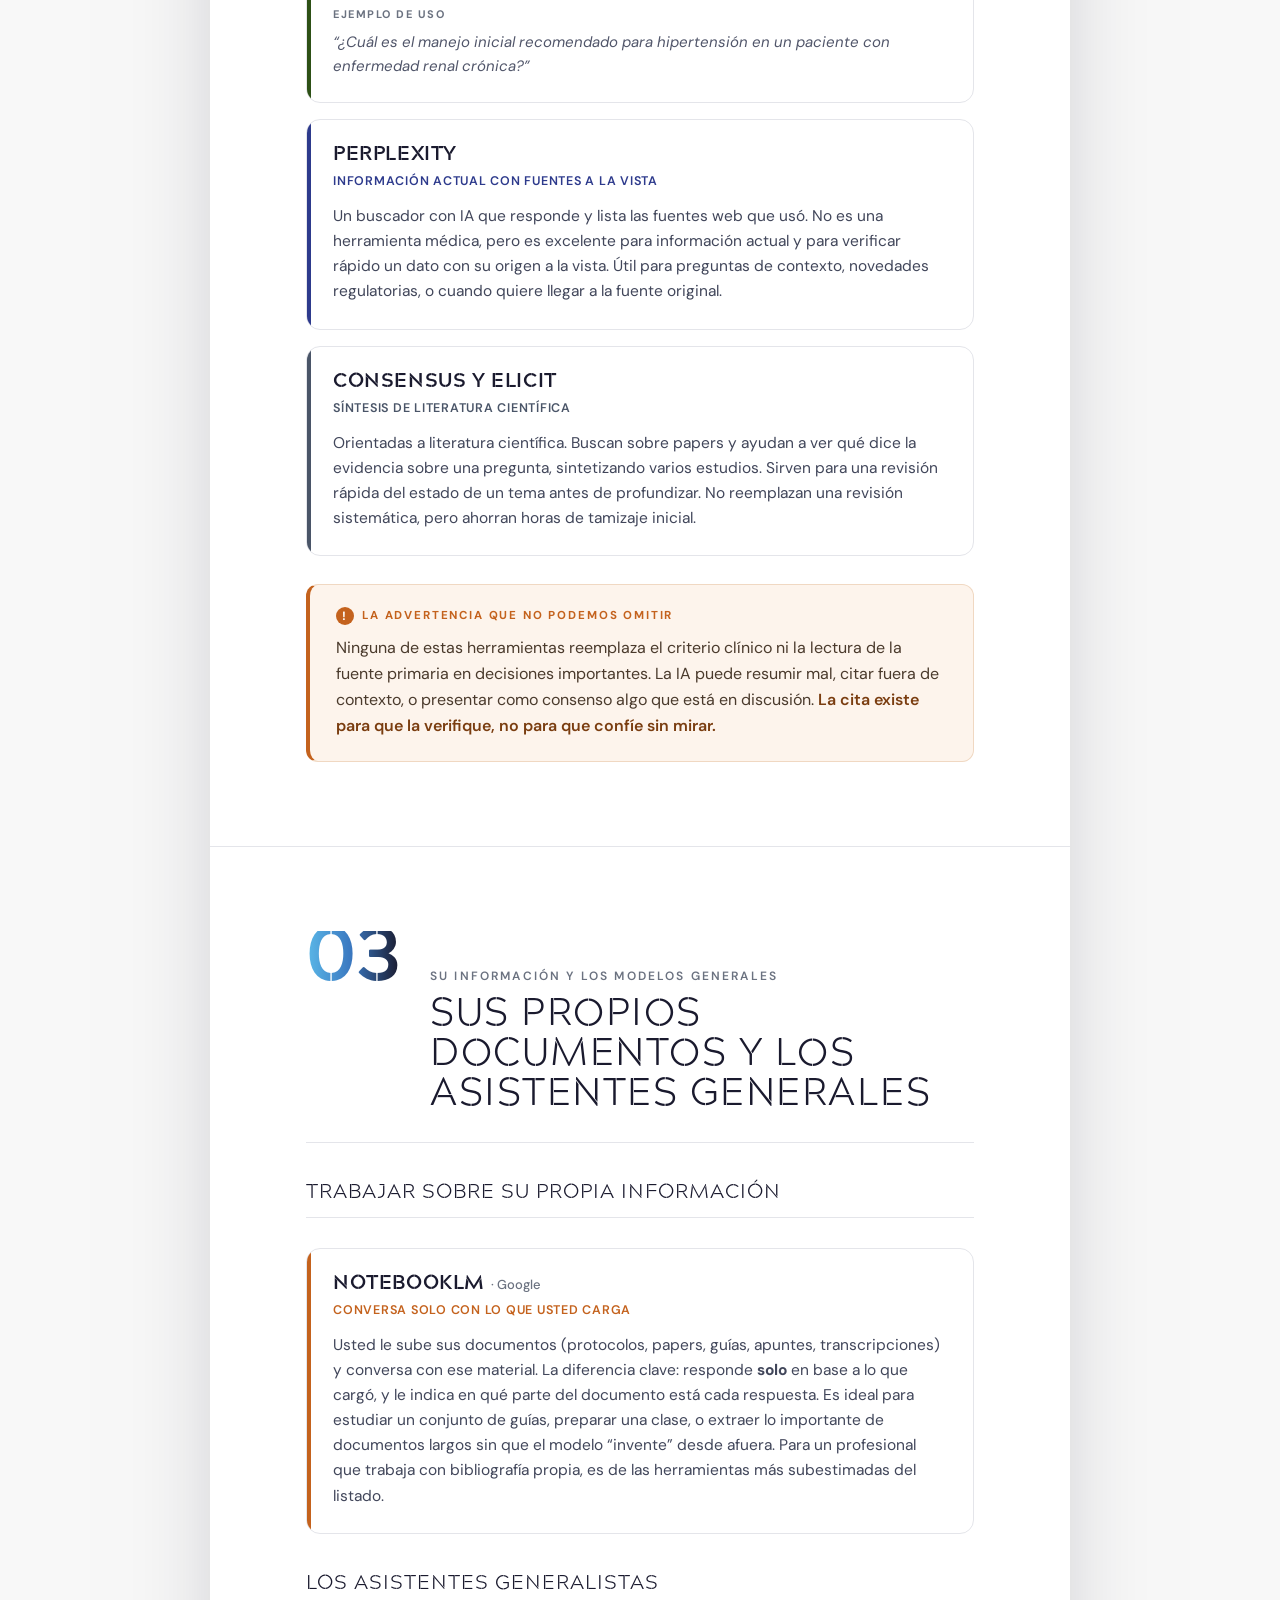
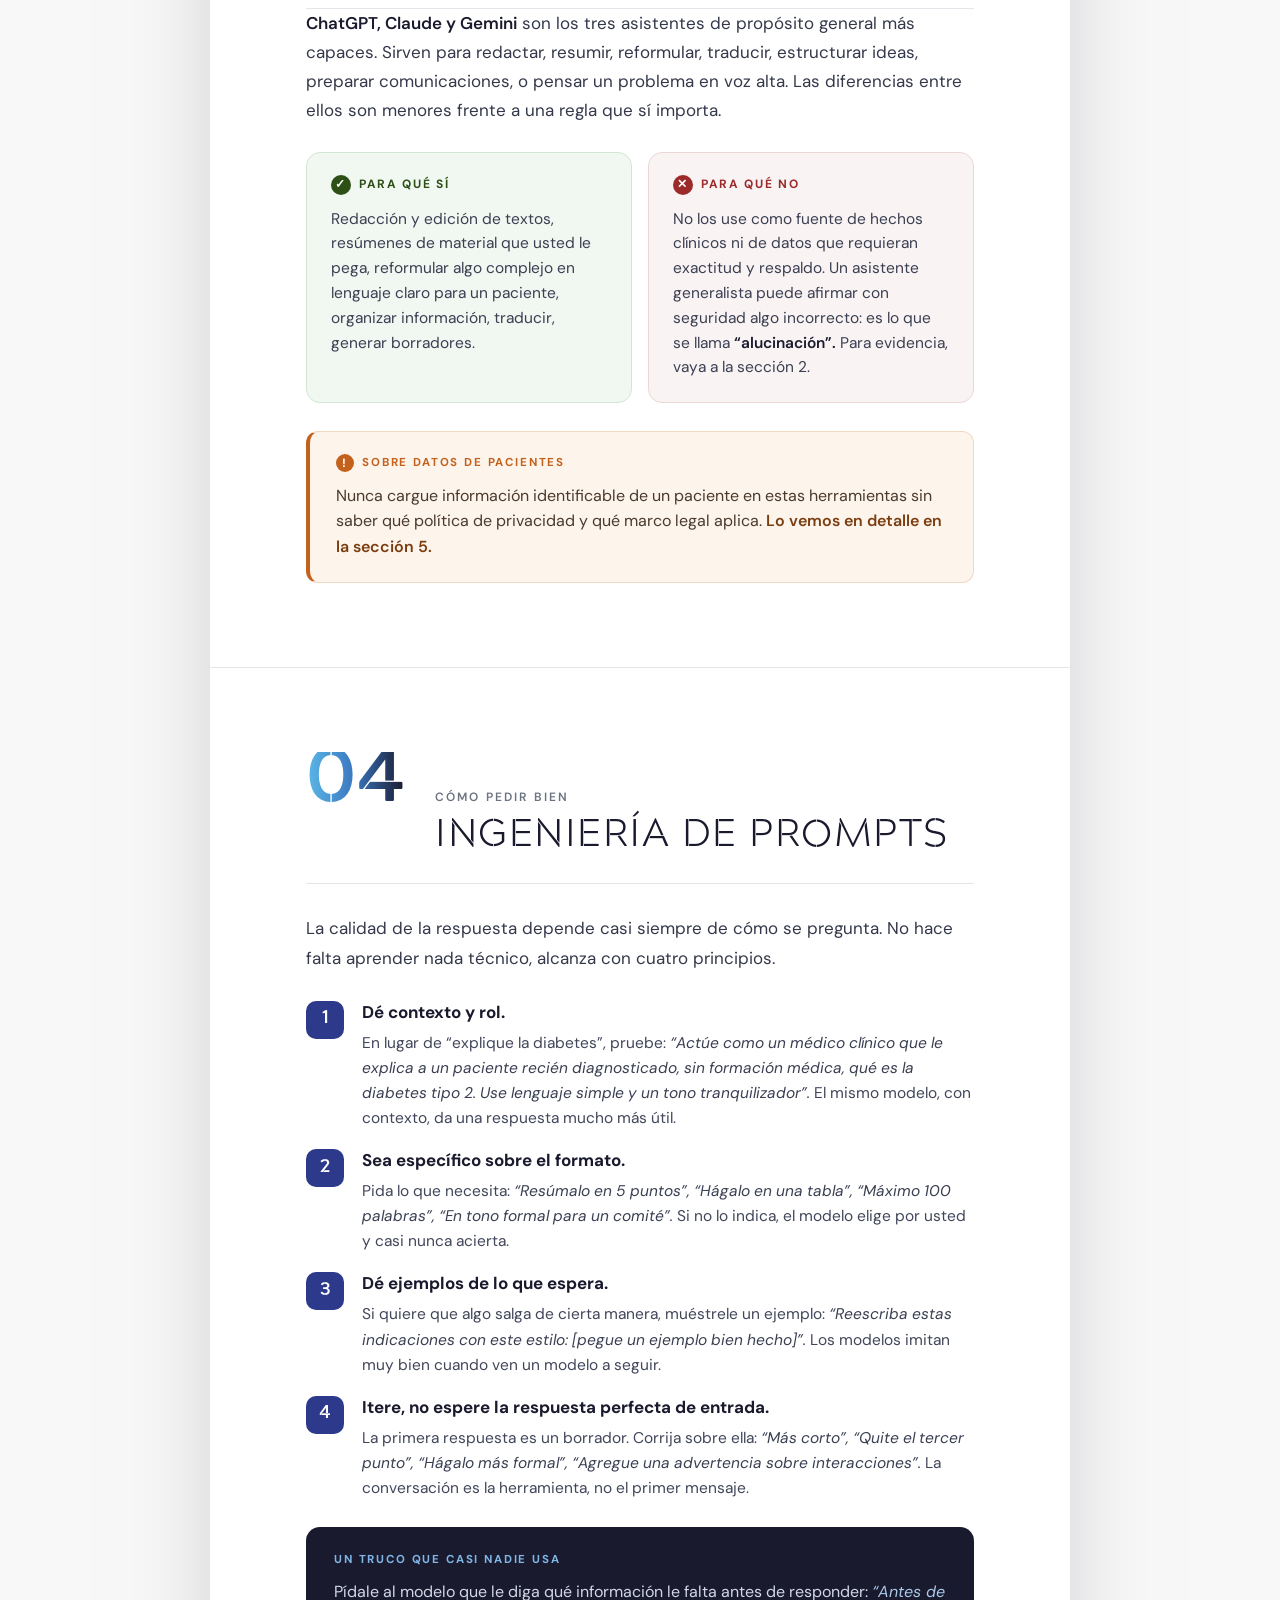
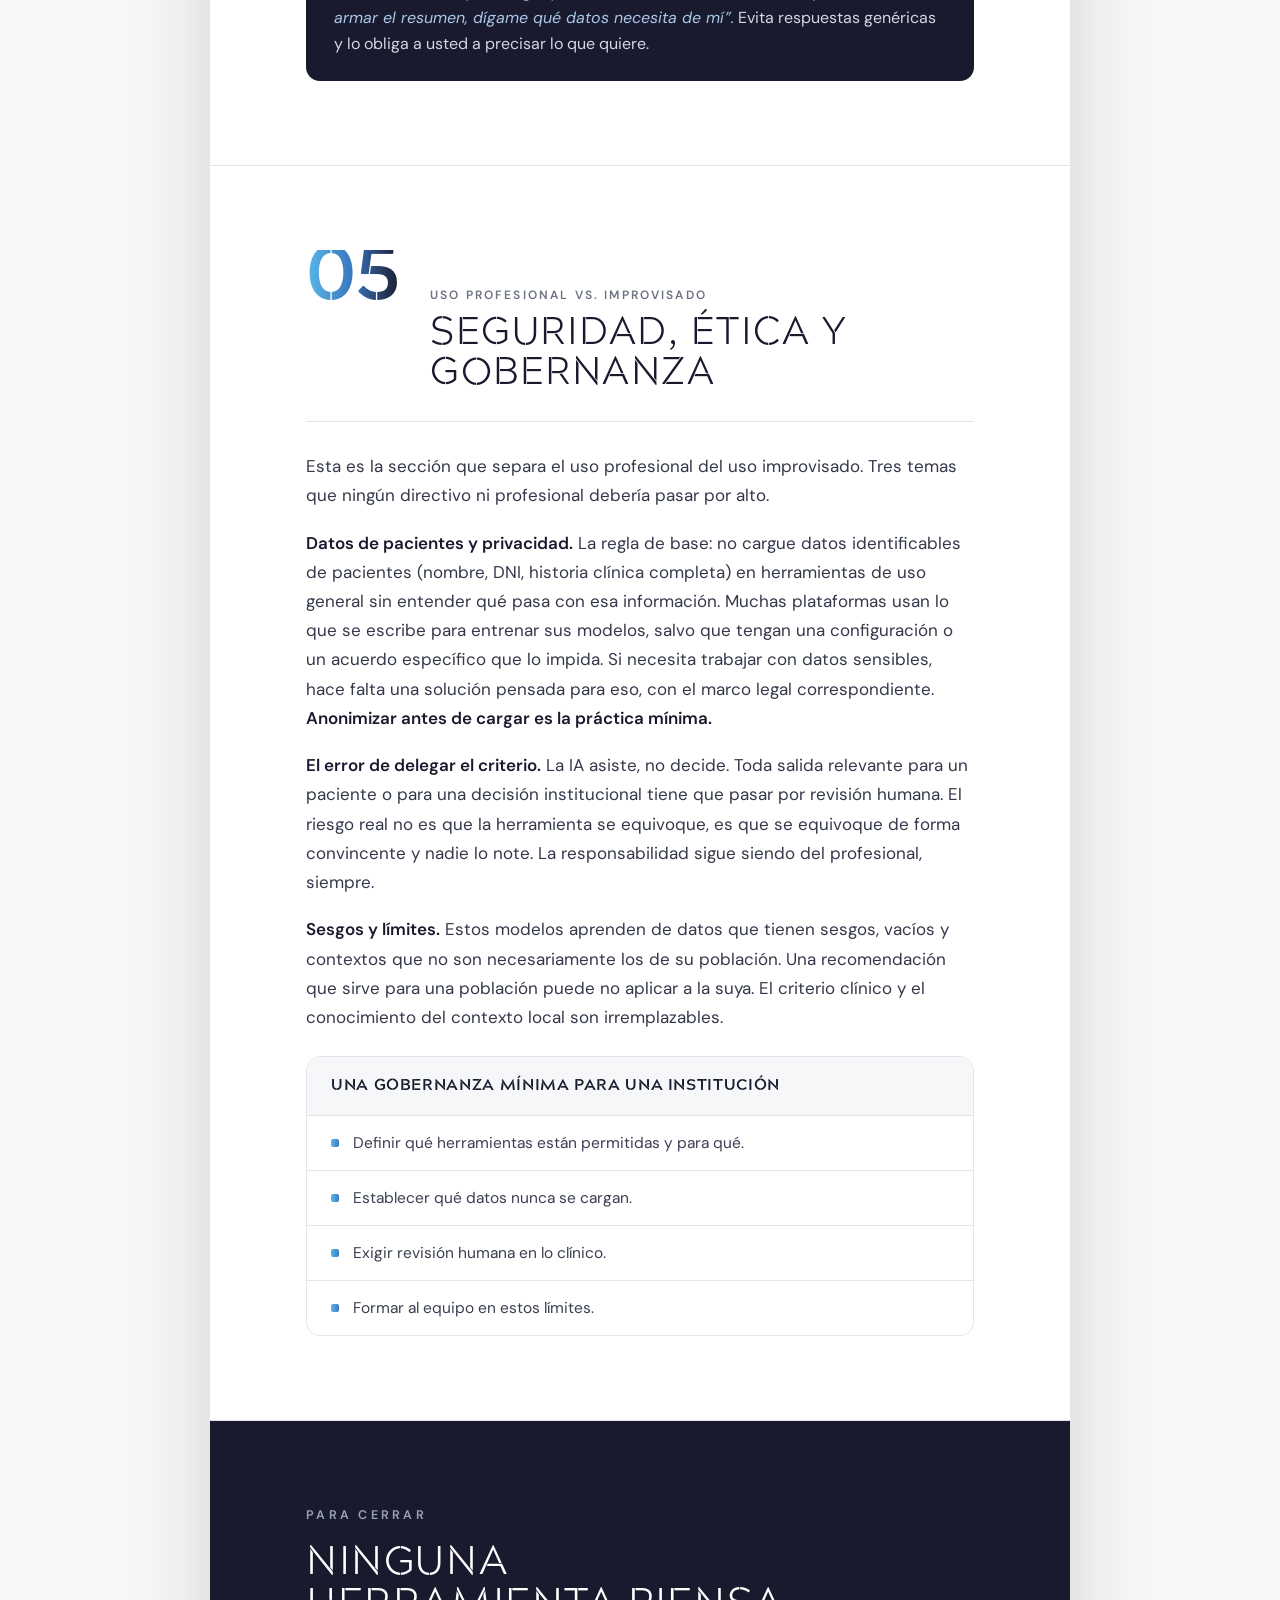
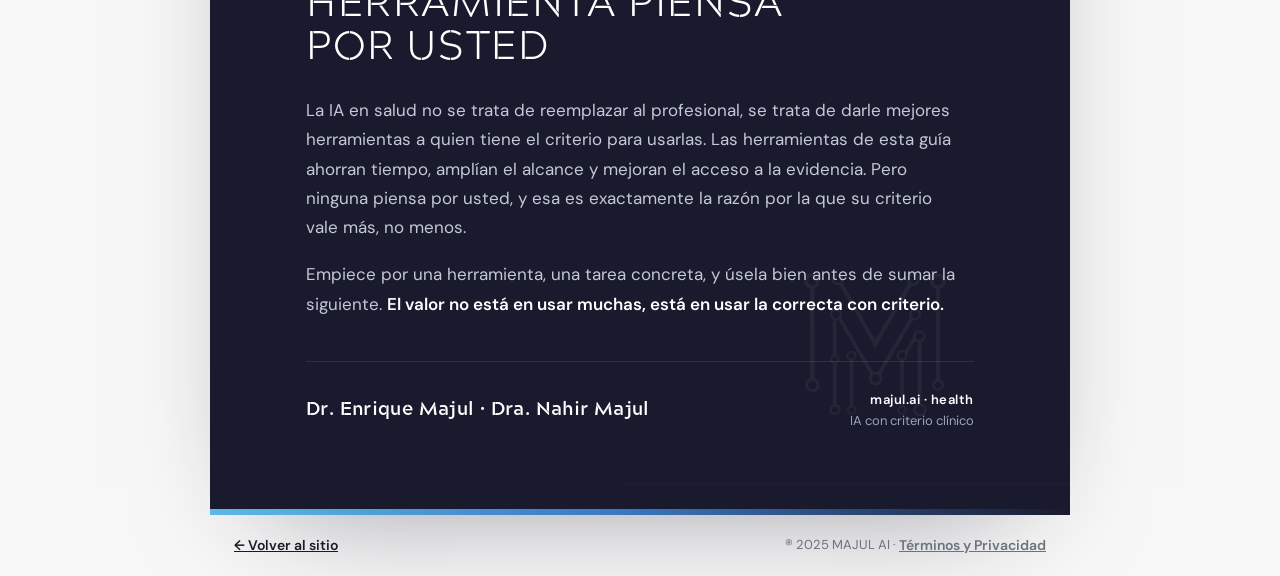
<file: guia.html>
<!DOCTYPE html>
<html lang="es">
<head>
<meta charset="UTF-8">
<meta name="viewport" content="width=device-width, initial-scale=1.0">
<title>Guía: IA aplicada a la salud · MAJUL AI</title>
<meta name="description" content="Herramientas y criterios para profesionales y directivos del sector salud. Por el Dr. Enrique Majul y la Dra. Nahir Majul.">
<link rel="canonical" href="https://majul.ai/guia.html">
<link rel="icon" type="image/png" href="assets/favicon.png">
<link rel="apple-touch-icon" href="assets/apple-touch-icon.png">
<meta name="theme-color" content="#1A1A2E">
<meta property="og:type" content="article">
<meta property="og:site_name" content="MAJUL AI">
<meta property="og:locale" content="es_AR">
<meta property="og:url" content="https://majul.ai/guia.html">
<meta property="og:title" content="Guía: IA aplicada a la salud · MAJUL AI">
<meta property="og:description" content="Herramientas y criterios para profesionales y directivos del sector salud. Por el Dr. Enrique Majul y la Dra. Nahir Majul.">
<meta property="og:image" content="https://majul.ai/assets/og-image.png">
<meta property="og:image:width" content="1200">
<meta property="og:image:height" content="630">
<meta property="og:image:alt" content="MAJUL AI · Inteligencia artificial aplicada a las ciencias">
<meta name="twitter:card" content="summary_large_image">
<meta name="twitter:title" content="Guía: IA aplicada a la salud · MAJUL AI">
<meta name="twitter:description" content="Herramientas y criterios para profesionales y directivos del sector salud.">
<meta name="twitter:image" content="https://majul.ai/assets/og-image.png">
<link rel="preconnect" href="https://fonts.googleapis.com">
<link rel="preconnect" href="https://fonts.gstatic.com" crossorigin>
<link href="https://fonts.googleapis.com/css2?family=DM+Sans:opsz,wght@9..40,300;9..40,400;9..40,500;9..40,600;9..40,700&family=Jost:wght@300;400;500;600&display=swap" rel="stylesheet">
<style>
@font-face{font-family:'Acherus Militant';src:url('assets/AcherusMilitant-Light.otf') format('opentype');font-weight:300 500;font-style:normal;font-display:swap}
@font-face{font-family:'Acherus Militant';src:url('assets/AcherusMilitant-Bold.otf') format('opentype');font-weight:600 800;font-style:normal;font-display:swap}

:root{
  --bg:#F8F8F8;
  --ink:#1A1A2E;
  --ink-soft:#2a2e44;
  --gris:#6B7280;
  --gris-2:#8b909c;
  --slate:#4A5568;
  --line:#e4e5ea;
  --line-2:#d6d8df;
  --salud:#2D5016;
  --tech:#2D3A8C;
  --majul:#C4621D;
  --grad:linear-gradient(90deg,#5BB8E8 0%,#3A78C0 48%,#1A1A2E 100%);
  --grad-soft:linear-gradient(90deg,#5BB8E8 0%,#3A78C0 100%);
  --font-title:'Acherus Militant','Jost',sans-serif;
  --font-body:'DM Sans',sans-serif;
}
*{box-sizing:border-box;margin:0;padding:0}
html{-webkit-text-size-adjust:100%}
body{font-family:var(--font-body);background:var(--bg);color:var(--ink);
  -webkit-font-smoothing:antialiased;text-rendering:optimizeLegibility;line-height:1.6}
img{display:block;max-width:100%}

/* ---- page shell ---- */
.doc{max-width:860px;margin:0 auto;background:#fff;
  box-shadow:0 40px 120px -60px rgba(26,26,46,.5)}
.page{padding:clamp(40px,7vw,84px) clamp(26px,8vw,96px)}
.page + .page{border-top:1px solid var(--line)}

/* ---- shared type ---- */
.kicker{font-family:var(--font-body);font-weight:600;letter-spacing:.26em;text-transform:uppercase;
  font-size:12.5px;color:var(--gris)}
h1,h2,h3{font-family:var(--font-title);font-weight:400;letter-spacing:.02em;line-height:1.06}
.rule{height:3px;width:120px;background:var(--grad);border:0;border-radius:3px}
.lead{font-size:clamp(18px,2.2vw,21px);line-height:1.62;color:var(--ink-soft)}
.body p{font-size:17px;line-height:1.72;color:#34384a;margin-top:18px}
.body p:first-child{margin-top:0}
.body strong,.body b{font-weight:600;color:var(--ink)}
.body em{font-style:italic}
.grad-text{background:var(--grad);-webkit-background-clip:text;background-clip:text;color:transparent}

/* ================= COVER ================= */
.cover{background:var(--ink);color:#F1F2F6;position:relative;overflow:hidden;
  padding:clamp(54px,8vw,92px) clamp(30px,8vw,96px) clamp(44px,6vw,72px);
  display:flex;flex-direction:column;min-height:clamp(640px,92vh,1000px)}
.cover::after{content:"";position:absolute;left:0;right:0;bottom:0;height:6px;background:var(--grad)}
.cover .lockup{display:flex;align-items:center;gap:16px}
.cover .lockup img{height:52px;width:auto}
.cover .lockup .wm{font-family:var(--font-title);font-weight:700;text-transform:uppercase;
  letter-spacing:.14em;font-size:30px;line-height:1;color:#fff;padding-bottom:2px}
.cover .ctag{margin-top:clamp(40px,8vw,90px);font-size:13px;font-weight:600;
  letter-spacing:.2em;text-transform:uppercase;color:#9aa3b8}
.cover h1{margin-top:22px;font-size:clamp(40px,7vw,82px);text-transform:uppercase;
  letter-spacing:.03em;line-height:1.0;color:#fff}
.cover h1 b{font-weight:700}
.cover .crule{height:4px;width:200px;background:var(--grad-soft);border-radius:4px;margin-top:30px}
.cover .csub{margin-top:30px;font-size:clamp(19px,2.6vw,26px);font-family:var(--font-title);
  font-weight:300;letter-spacing:.01em;line-height:1.3;color:#cdd2df;max-width:24ch}
.cover .auth{margin-top:auto;padding-top:54px;display:flex;flex-direction:column;gap:6px}
.cover .auth .by{font-size:12.5px;letter-spacing:.18em;text-transform:uppercase;color:#7f879c}
.cover .auth .nm{font-family:var(--font-title);font-weight:600;font-size:clamp(19px,2.4vw,24px);
  letter-spacing:.02em;color:#fff}
.cover .mark{margin-top:26px;padding-top:22px;border-top:1px solid #2a3048;
  display:flex;justify-content:space-between;align-items:center;gap:16px;flex-wrap:wrap;
  font-size:13px;color:#8b93a8}
.cover .mark b{color:#fff;font-weight:600}

/* ================= INTRO ================= */
.intro .lead{margin-top:6px}
.intro .body{margin-top:22px}

/* ================= SECTION HEAD ================= */
.shead{display:flex;align-items:baseline;gap:clamp(18px,3vw,30px);
  padding-bottom:26px;border-bottom:1px solid var(--line);margin-bottom:30px}
.shead .num{font-family:var(--font-title);font-weight:700;font-size:clamp(48px,8vw,76px);line-height:.8;
  background:var(--grad);-webkit-background-clip:text;background-clip:text;color:transparent;flex:0 0 auto}
.shead .tx{display:flex;flex-direction:column;gap:10px}
.shead .ovl{font-size:12px;font-weight:600;letter-spacing:.18em;text-transform:uppercase;color:var(--gris)}
.shead h2{font-size:clamp(26px,3.6vw,38px);text-transform:uppercase;letter-spacing:.04em;color:var(--ink);line-height:1.05}

/* lead-in paragraph cue (bold opener) */
.body p .cue{font-weight:600;color:var(--ink)}

/* ---- rule callout (blue) ---- */
.rulebox{margin-top:26px;background:#f3f6fb;border:1px solid #dbe6f4;border-left:4px solid var(--tech);
  border-radius:12px;padding:22px 26px}
.rulebox .lbl{font-size:11.5px;font-weight:700;letter-spacing:.16em;text-transform:uppercase;color:var(--tech);
  display:block;margin-bottom:10px}
.rulebox p{font-size:16.5px;line-height:1.62;color:#27324a;margin:0}
.rulebox b{font-weight:600;color:var(--ink)}

/* ---- warning callout (orange) ---- */
.warn{margin-top:28px;background:#fdf4ec;border:1px solid #f0d8c2;border-left:4px solid var(--majul);
  border-radius:12px;padding:22px 26px}
.warn .lbl{font-size:11.5px;font-weight:700;letter-spacing:.16em;text-transform:uppercase;color:var(--majul);
  display:flex;align-items:center;gap:8px;margin-bottom:10px}
.warn .lbl::before{content:"!";display:grid;place-items:center;width:18px;height:18px;border-radius:50%;
  background:var(--majul);color:#fff;font-size:12px;font-weight:700;line-height:1}
.warn p{font-size:16px;line-height:1.62;color:#4a3a2c;margin:0}
.warn b{font-weight:600;color:#7a3d10}

/* ---- tool cards ---- */
.tools{margin-top:30px;display:flex;flex-direction:column;gap:16px}
.tool{border:1px solid var(--line);border-radius:14px;padding:24px 26px;background:#fff;
  position:relative;overflow:hidden}
.tool::before{content:"";position:absolute;left:0;top:0;bottom:0;width:4px;background:var(--ac,var(--slate))}
.tool h3{font-family:var(--font-title);font-weight:700;text-transform:uppercase;letter-spacing:.03em;
  font-size:20px;color:var(--ink);line-height:1.1}
.tool .role{font-size:12.5px;font-weight:600;letter-spacing:.06em;text-transform:uppercase;
  color:var(--ac,var(--slate));margin-top:5px}
.tool p{font-size:15.5px;line-height:1.62;color:#41465a;margin-top:13px}
.tool .eg{margin-top:14px;padding-top:13px;border-top:1px dashed var(--line-2)}
.tool .eg .et{font-size:11px;font-weight:700;letter-spacing:.14em;text-transform:uppercase;
  color:var(--gris);display:block;margin-bottom:6px}
.tool .eg p{margin-top:0;font-size:15px;color:#51566a;font-style:italic}

/* ---- numbered principles ---- */
.prin{margin-top:28px;display:flex;flex-direction:column;gap:18px}
.prin .p{display:flex;gap:18px;align-items:flex-start}
.prin .p .n{flex:0 0 auto;width:38px;height:38px;border-radius:10px;display:grid;place-items:center;
  font-family:var(--font-title);font-weight:700;font-size:18px;color:#fff;background:var(--tech)}
.prin .p .c h4{font-family:var(--font-body);font-weight:700;font-size:17px;color:var(--ink);
  letter-spacing:0;line-height:1.35}
.prin .p .c p{font-size:15.5px;line-height:1.62;color:#41465a;margin-top:7px}
.prin .p .c em{font-style:italic;color:#3a3f52}

/* ---- subsection label ---- */
.sublabel{font-family:var(--font-title);font-weight:400;text-transform:uppercase;letter-spacing:.05em;
  font-size:20px;color:var(--ink);margin-top:34px;padding-bottom:8px;border-bottom:1px solid var(--line)}

/* ---- two-column for/against ---- */
.fa{margin-top:26px;display:grid;grid-template-columns:1fr 1fr;gap:16px}
.fa .col{border:1px solid var(--line);border-radius:14px;padding:22px 24px}
.fa .col.yes{background:#f1f7f1;border-color:#d3e6d3}
.fa .col.no{background:#faf3f3;border-color:#ecd6d6}
.fa .col .h{font-size:12px;font-weight:700;letter-spacing:.14em;text-transform:uppercase;
  display:flex;align-items:center;gap:8px;margin-bottom:12px}
.fa .col.yes .h{color:var(--salud)}
.fa .col.no .h{color:#9c2a2a}
.fa .col .h .ic{width:20px;height:20px;border-radius:50%;display:grid;place-items:center;color:#fff;font-size:12px;font-weight:700}
.fa .col.yes .h .ic{background:var(--salud)}
.fa .col.no .h .ic{background:#9c2a2a}
.fa .col p{font-size:15.5px;line-height:1.6;color:#3a3f52;margin:0}
.fa .col p b{font-weight:600;color:var(--ink)}

/* ---- trick / pro-tip ---- */
.trick{margin-top:26px;background:var(--ink);color:#e9ebf2;border-radius:14px;padding:24px 28px}
.trick .lbl{font-size:11.5px;font-weight:700;letter-spacing:.16em;text-transform:uppercase;color:#7fb6e6;
  display:block;margin-bottom:10px}
.trick p{font-size:16px;line-height:1.62;color:#d3d7e4;margin:0}
.trick b{color:#fff;font-weight:600}
.trick em{font-style:italic;color:#a9c7e8}

/* ---- governance list ---- */
.gov{margin-top:24px;border:1px solid var(--line);border-radius:14px;overflow:hidden}
.gov .gh{background:#f6f7f9;padding:16px 24px;font-family:var(--font-title);font-weight:700;
  text-transform:uppercase;letter-spacing:.04em;font-size:16px;color:var(--ink);border-bottom:1px solid var(--line)}
.gov ul{list-style:none}
.gov li{display:flex;gap:14px;padding:15px 24px;font-size:15.5px;line-height:1.55;color:#3a3f52;
  border-bottom:1px solid var(--line)}
.gov li:last-child{border-bottom:0}
.gov li::before{content:"";flex:0 0 auto;width:8px;height:8px;border-radius:2px;background:var(--grad-soft);margin-top:8px}

/* ================= CLOSING ================= */
.close{background:var(--ink);color:#eceef4;position:relative;overflow:hidden}
.close::after{content:"";position:absolute;left:0;right:0;bottom:0;height:6px;background:var(--grad)}
.close .kicker{color:#9aa3b8}
.close h2{margin-top:18px;font-size:clamp(26px,3.6vw,40px);text-transform:uppercase;letter-spacing:.04em;color:#fff;max-width:20ch}
.close .body p{color:#c4c9d6}
.close .body strong,.close .body b{color:#fff}
.close .sign{margin-top:42px;padding-top:28px;border-top:1px solid #2a3048;display:flex;
  align-items:center;justify-content:space-between;gap:24px;flex-wrap:wrap}
.close .sign .who{font-family:var(--font-title);font-weight:600;font-size:19px;letter-spacing:.02em;color:#fff}
.close .sign .brand{text-align:right;font-size:13px;color:#9aa3b8;line-height:1.6}
.close .sign .brand b{color:#fff;font-weight:600;letter-spacing:.04em}
.close .sym{position:absolute;right:-50px;bottom:30px;height:280px;opacity:.05}

/* ---- back to site ---- */
.topback{align-self:flex-start;display:inline-flex;align-items:center;gap:9px;margin-bottom:30px;
  padding:11px 18px 11px 15px;border-radius:999px;background:rgba(255,255,255,.1);
  border:1px solid rgba(255,255,255,.22);color:#fff;font-family:var(--font-body);font-weight:600;
  font-size:14px;letter-spacing:.01em;text-decoration:none;backdrop-filter:blur(8px);white-space:nowrap;
  -webkit-backdrop-filter:blur(8px);transition:background .18s ease,border-color .18s ease}
.topback:hover{background:rgba(255,255,255,.18);border-color:rgba(255,255,255,.4)}
.topback .ar{transition:transform .18s ease}
.topback:hover .ar{transform:translateX(-3px)}
.backbar{max-width:860px;margin:0 auto;padding:18px 24px;display:flex;gap:14px;align-items:center;
  justify-content:space-between;flex-wrap:wrap}
.backbar a{font-size:14px;font-weight:600;color:var(--ink);display:inline-flex;gap:8px;align-items:center}
.backbar .sp{font-size:13px;color:var(--gris)}

@media (max-width:640px){
  .fa{grid-template-columns:1fr}
  .shead{flex-direction:column;gap:14px;align-items:flex-start}
}

/* ================= PRINT ================= */
@media print{
  @page{size:A4;margin:18mm 16mm}
  body{background:#fff}
  .doc{max-width:none;box-shadow:none}
  .backbar{display:none}
  .page,.cover,.intro,.section,.close{padding-left:0;padding-right:0}
  .page + .page{border-top:0}
  .section{break-before:page}
  .intro{break-after:auto}
  .cover{min-height:auto;break-after:page;padding:18mm 0;
    -webkit-print-color-adjust:exact;print-color-adjust:exact}
  .cover,.close,.trick,.rulebox,.warn,.tool,.fa .col,.prin .p .n,.gov .gh,.shead .num{
    -webkit-print-color-adjust:exact;print-color-adjust:exact}
  .tool,.warn,.rulebox,.trick,.prin .p,.fa,.gov{break-inside:avoid}
  .shead{break-after:avoid}
  .topback{display:none}
}
</style>
</head>
<body>

<div class="doc">

  <!-- ===== COVER ===== -->
  <section class="cover" data-screen-label="Guía · Portada">
    <a href="nosotros.html" class="topback"><span class="ar">←</span> Volver al sitio</a>
    <div class="lockup" aria-label="MAJUL AI">
      <img src="assets/logo-wht-symbol-trim.png" alt="">
      <span class="wm">Majul AI</span>
    </div>
    <p class="ctag">Guía · Recurso para el sector salud</p>
    <h1>IA aplicada<br>a la <b>salud</b></h1>
    <div class="crule"></div>
    <p class="csub">Herramientas y criterios para profesionales y directivos del sector.</p>
    <div class="auth">
      <span class="by">Escrita por</span>
      <span class="nm">Dr. Enrique Majul · Dra. Nahir Majul</span>
    </div>
    <div class="mark">
      <span><b>majul.ai · health</b> — IA con criterio clínico</span>
      <span>Inteligencia artificial con criterio científico</span>
    </div>
  </section>

  <!-- ===== INTRO ===== -->
  <section class="page intro" data-screen-label="Guía · Introducción">
    <p class="kicker">Antes de empezar</p>
    <div class="rule" style="margin-top:16px;margin-bottom:26px"></div>
    <p class="lead">Esta no es una guía técnica. Es una guía para usar bien lo que ya está disponible.</p>
    <div class="body">
      <p>La inteligencia artificial (IA) dejó de ser una promesa y hoy resuelve tareas concretas en la práctica clínica y en la gestión: buscar evidencia, leer documentos largos, redactar, organizar información. El problema no es la falta de herramientas, es saber cuál usar para qué, y cuándo no confiar en ellas.</p>
      <p>En las próximas páginas va a encontrar las herramientas que consideramos más útiles para el sector salud, con criterios de uso reales, ejemplos y advertencias. Sin tecnicismos y sin entusiasmo ingenuo.</p>
    </div>
  </section>

  <!-- ===== 1 ===== -->
  <section class="page section" data-screen-label="Guía · 01 Elegir herramienta">
    <div class="shead">
      <span class="num">01</span>
      <div class="tx">
        <span class="ovl">El primer principio</span>
        <h2>Cómo elegir la herramienta según la tarea</h2>
      </div>
    </div>
    <div class="body">
      <p>La mayoría de las personas abren una sola herramienta para todo y se frustran. El primer principio es simple: <span class="cue">cada tipo de tarea tiene una herramienta que la hace mejor.</span></p>
      <p><b>Si necesita una respuesta clínica con evidencia detrás</b>, no use un asistente generalista. Use una herramienta diseñada para evidencia médica, que cite fuentes verificables.</p>
      <p><b>Si necesita buscar información actual en internet</b> (una guía publicada esta semana, un dato reciente), use un buscador con IA que muestre las fuentes, no un modelo que responde “de memoria”.</p>
      <p><b>Si necesita trabajar sobre sus propios documentos</b> (un protocolo, varios papers, las actas de un comité), use una herramienta que analice los archivos que usted le sube, sin mezclar con información de afuera.</p>
      <p><b>Si necesita redactar, resumir, traducir o pensar en voz alta</b>, ahí sí los asistentes generalistas (ChatGPT, Claude, Gemini) son ideales.</p>
    </div>
    <div class="rulebox">
      <span class="lbl">La regla que ahorra errores</span>
      <p>La herramienta correcta depende de si quiere que la respuesta venga de <b>sus datos</b>, de <b>fuentes citadas</b>, o del <b>conocimiento general del modelo.</b> Confundir esas tres cosas es la causa más común de respuestas que parecen buenas y no lo son.</p>
    </div>
  </section>

  <!-- ===== 2 ===== -->
  <section class="page section" data-screen-label="Guía · 02 Evidencia clínica">
    <div class="shead">
      <span class="num">02</span>
      <div class="tx">
        <span class="ovl">Donde la IA da más valor</span>
        <h2>Búsqueda y evidencia clínica</h2>
      </div>
    </div>
    <div class="body">
      <p>Esta es la categoría donde la IA da más valor al profesional de salud, y también donde un error tiene más consecuencias. Por eso la regla es una sola: <span class="cue">use herramientas que citen, y verifique la cita.</span></p>
    </div>
    <div class="tools">
      <div class="tool" style="--ac:var(--salud)">
        <h3>OpenEvidence</h3>
        <div class="role">Respuesta clínica con respaldo</div>
        <p>Pensada específicamente para medicina. Responde preguntas clínicas apoyándose en literatura revisada y guías, y muestra de dónde sale cada afirmación. Es la opción más alineada con la práctica clínica cuando lo que necesita es una respuesta con respaldo, no una opinión.</p>
        <div class="eg">
          <span class="et">Ejemplo de uso</span>
          <p>“¿Cuál es el manejo inicial recomendado para hipertensión en un paciente con enfermedad renal crónica?”</p>
        </div>
      </div>
      <div class="tool" style="--ac:var(--tech)">
        <h3>Perplexity</h3>
        <div class="role">Información actual con fuentes a la vista</div>
        <p>Un buscador con IA que responde y lista las fuentes web que usó. No es una herramienta médica, pero es excelente para información actual y para verificar rápido un dato con su origen a la vista. Útil para preguntas de contexto, novedades regulatorias, o cuando quiere llegar a la fuente original.</p>
      </div>
      <div class="tool" style="--ac:var(--slate)">
        <h3>Consensus y Elicit</h3>
        <div class="role">Síntesis de literatura científica</div>
        <p>Orientadas a literatura científica. Buscan sobre papers y ayudan a ver qué dice la evidencia sobre una pregunta, sintetizando varios estudios. Sirven para una revisión rápida del estado de un tema antes de profundizar. No reemplazan una revisión sistemática, pero ahorran horas de tamizaje inicial.</p>
      </div>
    </div>
    <div class="warn">
      <span class="lbl">La advertencia que no podemos omitir</span>
      <p>Ninguna de estas herramientas reemplaza el criterio clínico ni la lectura de la fuente primaria en decisiones importantes. La IA puede resumir mal, citar fuera de contexto, o presentar como consenso algo que está en discusión. <b>La cita existe para que la verifique, no para que confíe sin mirar.</b></p>
    </div>
  </section>

  <!-- ===== 3 ===== -->
  <section class="page section" data-screen-label="Guía · 03 Documentos y asistentes">
    <div class="shead">
      <span class="num">03</span>
      <div class="tx">
        <span class="ovl">Su información y los modelos generales</span>
        <h2>Sus propios documentos y los asistentes generales</h2>
      </div>
    </div>

    <div class="sublabel">Trabajar sobre su propia información</div>
    <div class="tools">
      <div class="tool" style="--ac:var(--majul)">
        <h3>NotebookLM <span style="font-family:var(--font-body);font-weight:500;font-size:13px;letter-spacing:0;text-transform:none;color:var(--gris)">· Google</span></h3>
        <div class="role">Conversa solo con lo que usted carga</div>
        <p>Usted le sube sus documentos (protocolos, papers, guías, apuntes, transcripciones) y conversa con ese material. La diferencia clave: responde <b>solo</b> en base a lo que cargó, y le indica en qué parte del documento está cada respuesta. Es ideal para estudiar un conjunto de guías, preparar una clase, o extraer lo importante de documentos largos sin que el modelo “invente” desde afuera. Para un profesional que trabaja con bibliografía propia, es de las herramientas más subestimadas del listado.</p>
      </div>
    </div>

    <div class="sublabel">Los asistentes generalistas</div>
    <div class="body">
      <p><b>ChatGPT, Claude y Gemini</b> son los tres asistentes de propósito general más capaces. Sirven para redactar, resumir, reformular, traducir, estructurar ideas, preparar comunicaciones, o pensar un problema en voz alta. Las diferencias entre ellos son menores frente a una regla que sí importa.</p>
    </div>
    <div class="fa">
      <div class="col yes">
        <div class="h"><span class="ic">✓</span>Para qué sí</div>
        <p>Redacción y edición de textos, resúmenes de material que usted le pega, reformular algo complejo en lenguaje claro para un paciente, organizar información, traducir, generar borradores.</p>
      </div>
      <div class="col no">
        <div class="h"><span class="ic">✕</span>Para qué no</div>
        <p>No los use como fuente de hechos clínicos ni de datos que requieran exactitud y respaldo. Un asistente generalista puede afirmar con seguridad algo incorrecto: es lo que se llama <b>“alucinación”.</b> Para evidencia, vaya a la sección 2.</p>
      </div>
    </div>
    <div class="warn">
      <span class="lbl">Sobre datos de pacientes</span>
      <p>Nunca cargue información identificable de un paciente en estas herramientas sin saber qué política de privacidad y qué marco legal aplica. <b>Lo vemos en detalle en la sección 5.</b></p>
    </div>
  </section>

  <!-- ===== 4 ===== -->
  <section class="page section" data-screen-label="Guía · 04 Prompts">
    <div class="shead">
      <span class="num">04</span>
      <div class="tx">
        <span class="ovl">Cómo pedir bien</span>
        <h2>Ingeniería de prompts</h2>
      </div>
    </div>
    <div class="body">
      <p>La calidad de la respuesta depende casi siempre de cómo se pregunta. No hace falta aprender nada técnico, alcanza con cuatro principios.</p>
    </div>
    <div class="prin">
      <div class="p">
        <span class="n">1</span>
        <div class="c">
          <h4>Dé contexto y rol.</h4>
          <p>En lugar de “explique la diabetes”, pruebe: <em>“Actúe como un médico clínico que le explica a un paciente recién diagnosticado, sin formación médica, qué es la diabetes tipo 2. Use lenguaje simple y un tono tranquilizador”.</em> El mismo modelo, con contexto, da una respuesta mucho más útil.</p>
        </div>
      </div>
      <div class="p">
        <span class="n">2</span>
        <div class="c">
          <h4>Sea específico sobre el formato.</h4>
          <p>Pida lo que necesita: <em>“Resúmalo en 5 puntos”, “Hágalo en una tabla”, “Máximo 100 palabras”, “En tono formal para un comité”.</em> Si no lo indica, el modelo elige por usted y casi nunca acierta.</p>
        </div>
      </div>
      <div class="p">
        <span class="n">3</span>
        <div class="c">
          <h4>Dé ejemplos de lo que espera.</h4>
          <p>Si quiere que algo salga de cierta manera, muéstrele un ejemplo: <em>“Reescriba estas indicaciones con este estilo: [pegue un ejemplo bien hecho]”.</em> Los modelos imitan muy bien cuando ven un modelo a seguir.</p>
        </div>
      </div>
      <div class="p">
        <span class="n">4</span>
        <div class="c">
          <h4>Itere, no espere la respuesta perfecta de entrada.</h4>
          <p>La primera respuesta es un borrador. Corrija sobre ella: <em>“Más corto”, “Quite el tercer punto”, “Hágalo más formal”, “Agregue una advertencia sobre interacciones”.</em> La conversación es la herramienta, no el primer mensaje.</p>
        </div>
      </div>
    </div>
    <div class="trick">
      <span class="lbl">Un truco que casi nadie usa</span>
      <p>Pídale al modelo que le diga qué información le falta antes de responder: <em>“Antes de armar el resumen, dígame qué datos necesita de mí”.</em> Evita respuestas genéricas y lo obliga a usted a precisar lo que quiere.</p>
    </div>
  </section>

  <!-- ===== 5 ===== -->
  <section class="page section" data-screen-label="Guía · 05 Gobernanza">
    <div class="shead">
      <span class="num">05</span>
      <div class="tx">
        <span class="ovl">Uso profesional vs. improvisado</span>
        <h2>Seguridad, ética y gobernanza</h2>
      </div>
    </div>
    <div class="body">
      <p>Esta es la sección que separa el uso profesional del uso improvisado. Tres temas que ningún directivo ni profesional debería pasar por alto.</p>
      <p><span class="cue">Datos de pacientes y privacidad.</span> La regla de base: no cargue datos identificables de pacientes (nombre, DNI, historia clínica completa) en herramientas de uso general sin entender qué pasa con esa información. Muchas plataformas usan lo que se escribe para entrenar sus modelos, salvo que tengan una configuración o un acuerdo específico que lo impida. Si necesita trabajar con datos sensibles, hace falta una solución pensada para eso, con el marco legal correspondiente. <b>Anonimizar antes de cargar es la práctica mínima.</b></p>
      <p><span class="cue">El error de delegar el criterio.</span> La IA asiste, no decide. Toda salida relevante para un paciente o para una decisión institucional tiene que pasar por revisión humana. El riesgo real no es que la herramienta se equivoque, es que se equivoque de forma convincente y nadie lo note. La responsabilidad sigue siendo del profesional, siempre.</p>
      <p><span class="cue">Sesgos y límites.</span> Estos modelos aprenden de datos que tienen sesgos, vacíos y contextos que no son necesariamente los de su población. Una recomendación que sirve para una población puede no aplicar a la suya. El criterio clínico y el conocimiento del contexto local son irremplazables.</p>
    </div>
    <div class="gov">
      <div class="gh">Una gobernanza mínima para una institución</div>
      <ul>
        <li>Definir qué herramientas están permitidas y para qué.</li>
        <li>Establecer qué datos nunca se cargan.</li>
        <li>Exigir revisión humana en lo clínico.</li>
        <li>Formar al equipo en estos límites.</li>
      </ul>
    </div>
    <div class="body">
      <p>
</p>
    </div>
  </section>

  <!-- ===== CLOSING ===== -->
  <section class="page section close" data-screen-label="Guía · Para cerrar">
    <img class="sym" src="assets/logo-wht-symbol.png" alt="">
    <p class="kicker">Para cerrar</p>
    <h2>Ninguna herramienta piensa por usted</h2>
    <div class="body" style="margin-top:26px;max-width:60ch">
      <p>La IA en salud no se trata de reemplazar al profesional, se trata de darle mejores herramientas a quien tiene el criterio para usarlas. Las herramientas de esta guía ahorran tiempo, amplían el alcance y mejoran el acceso a la evidencia. Pero ninguna piensa por usted, y esa es exactamente la razón por la que su criterio vale más, no menos.</p>
      <p>Empiece por una herramienta, una tarea concreta, y úsela bien antes de sumar la siguiente. <strong>El valor no está en usar muchas, está en usar la correcta con criterio.</strong></p>
    </div>
    <div class="sign">
      <span class="who">Dr. Enrique Majul · Dra. Nahir Majul</span>
      <span class="brand"><b>majul.ai · health</b><br>IA con criterio clínico</span>
    </div>
  </section>

</div>

<div class="backbar">
  <a href="nosotros.html">← Volver al sitio</a>
  <span class="sp"><span style="font-size:1.18em;vertical-align:-.04em">®</span> 2025 MAJUL AI · <a href="terminos.html" style="color:inherit;text-decoration:underline">Términos y Privacidad</a></span>
</div>

</body>
</html>
</file>
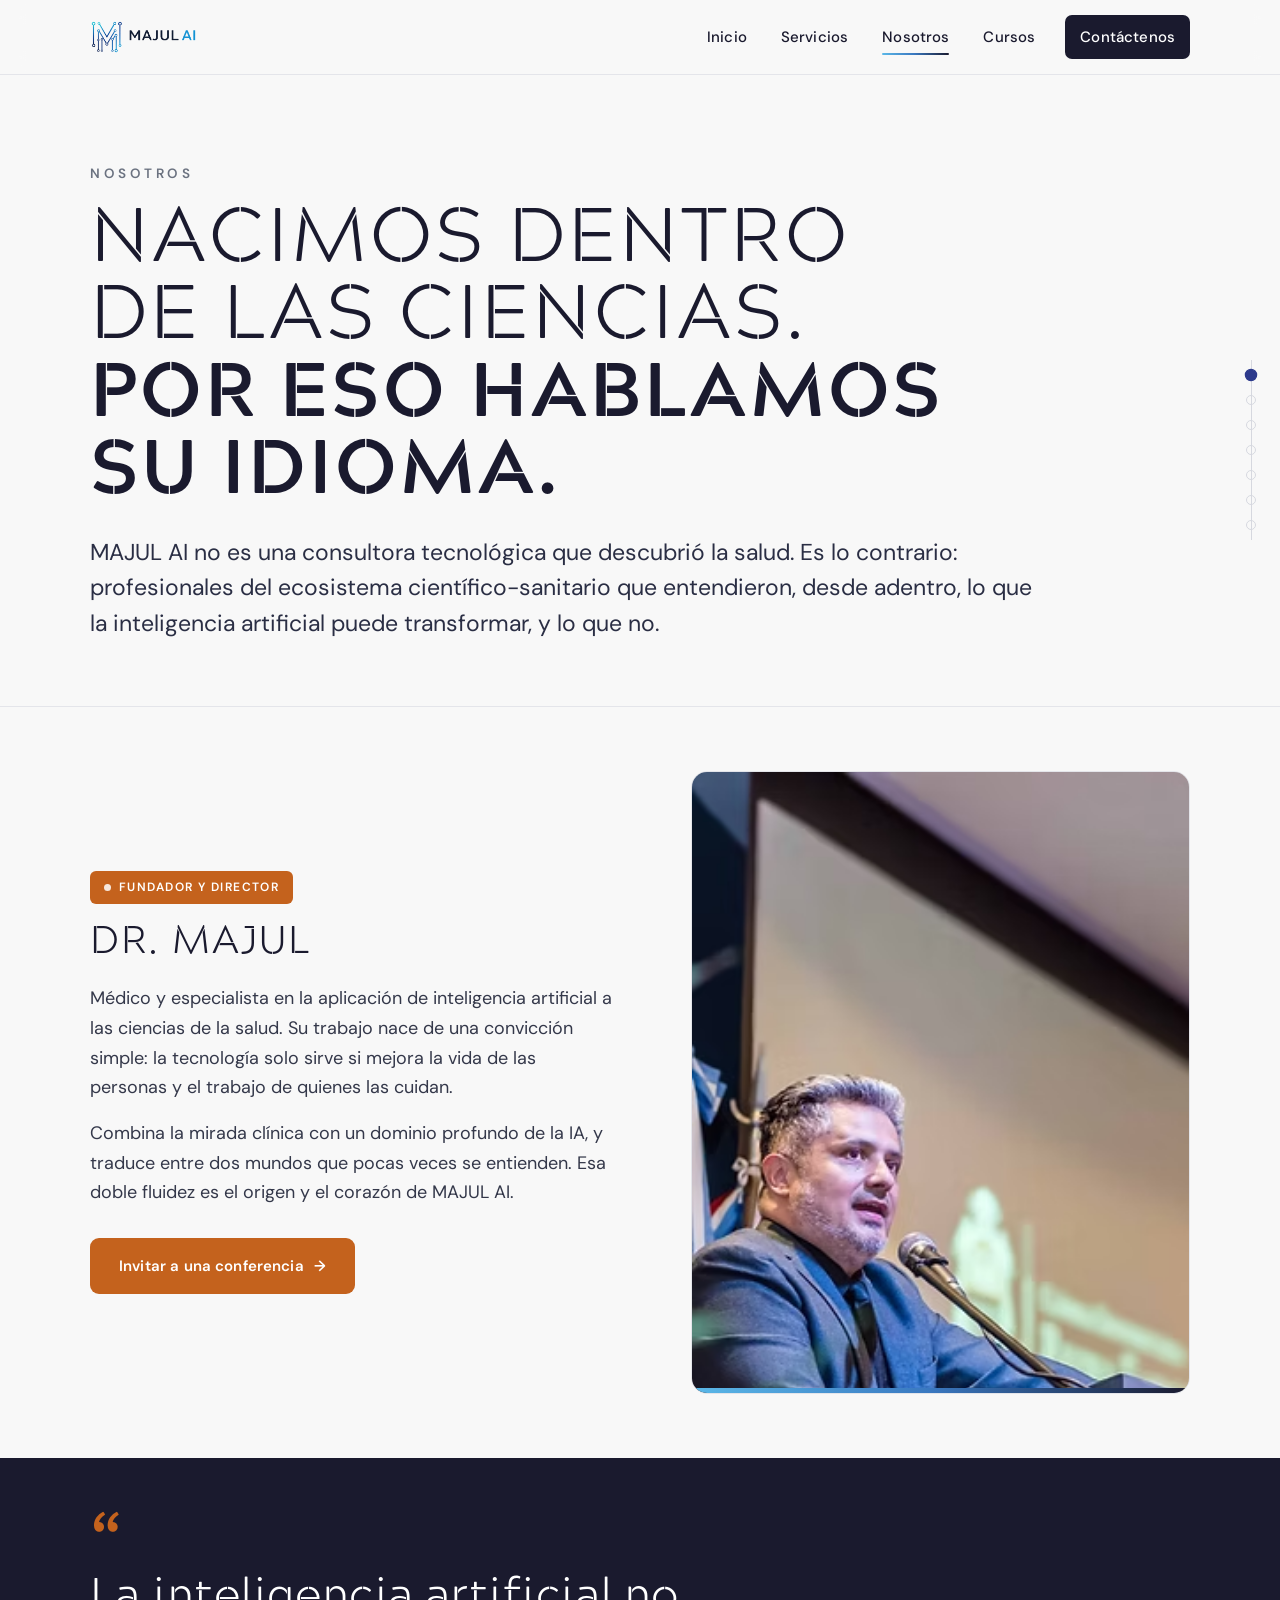
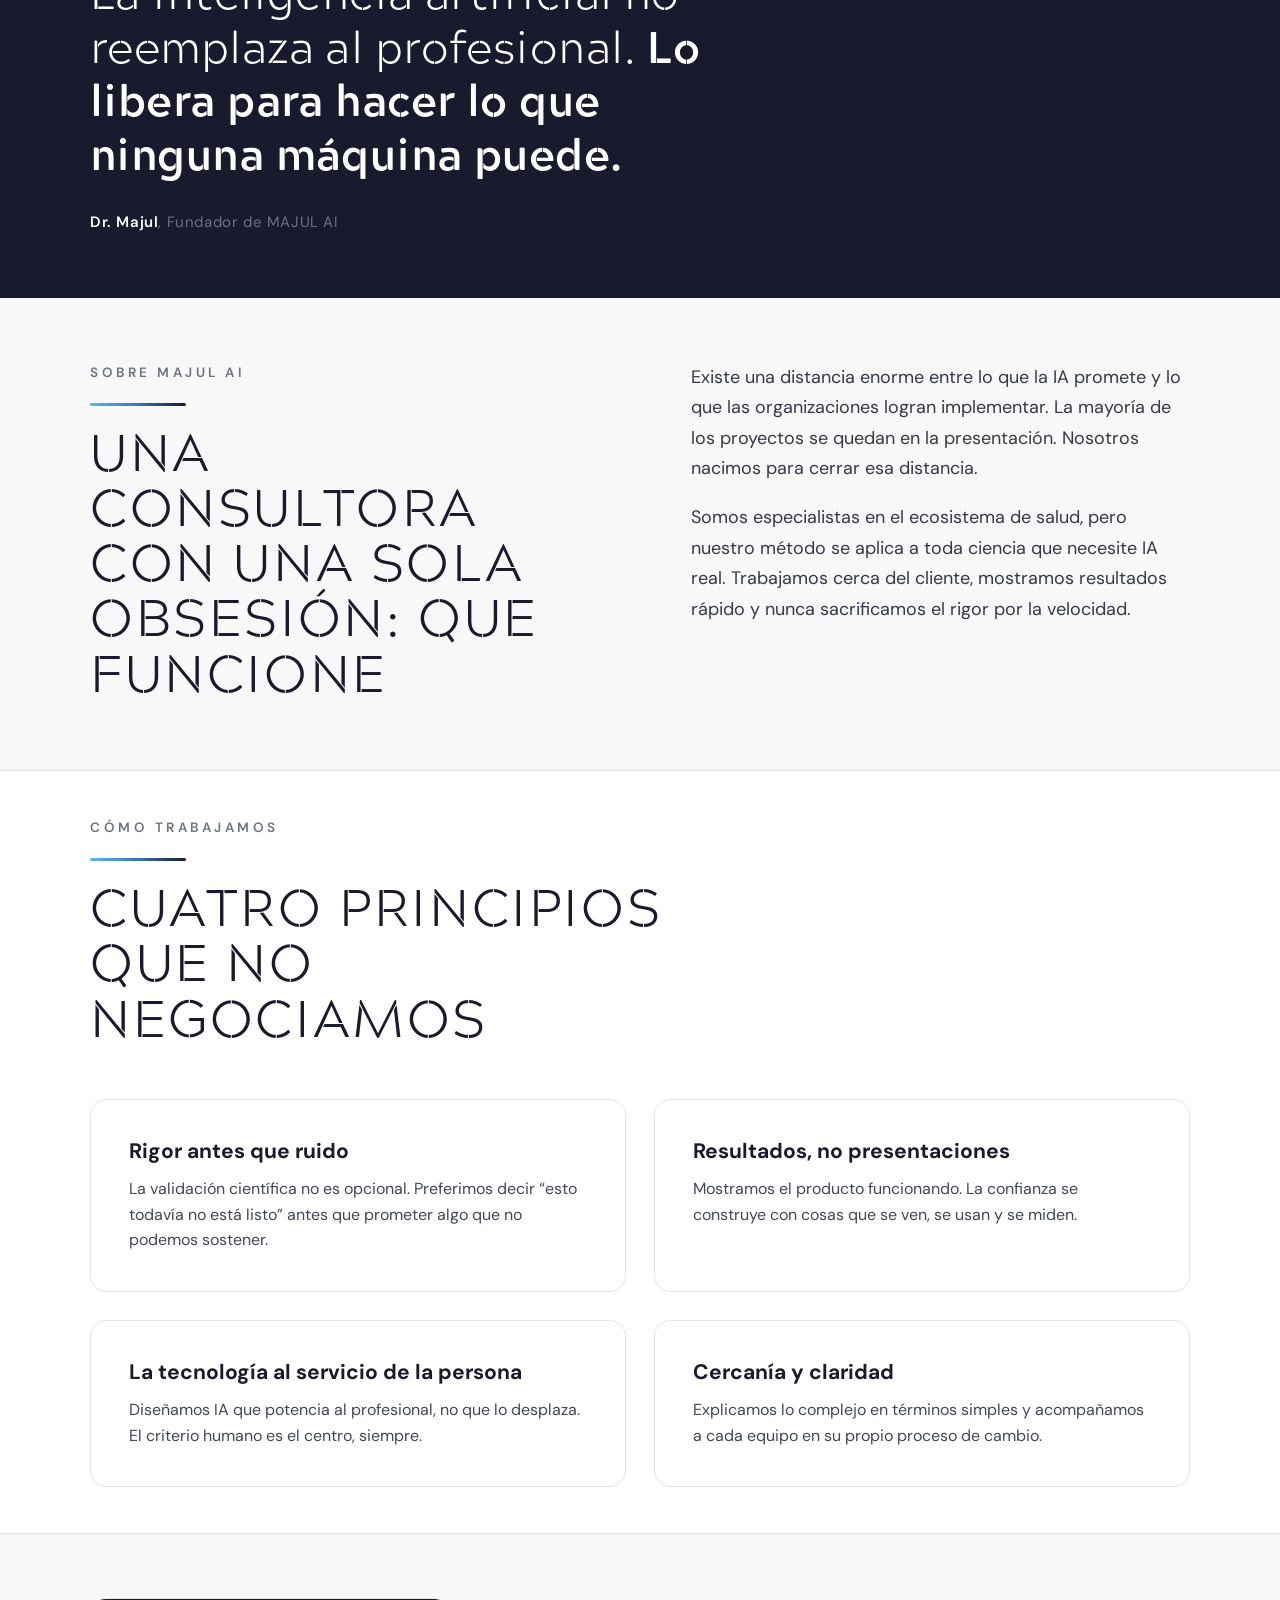
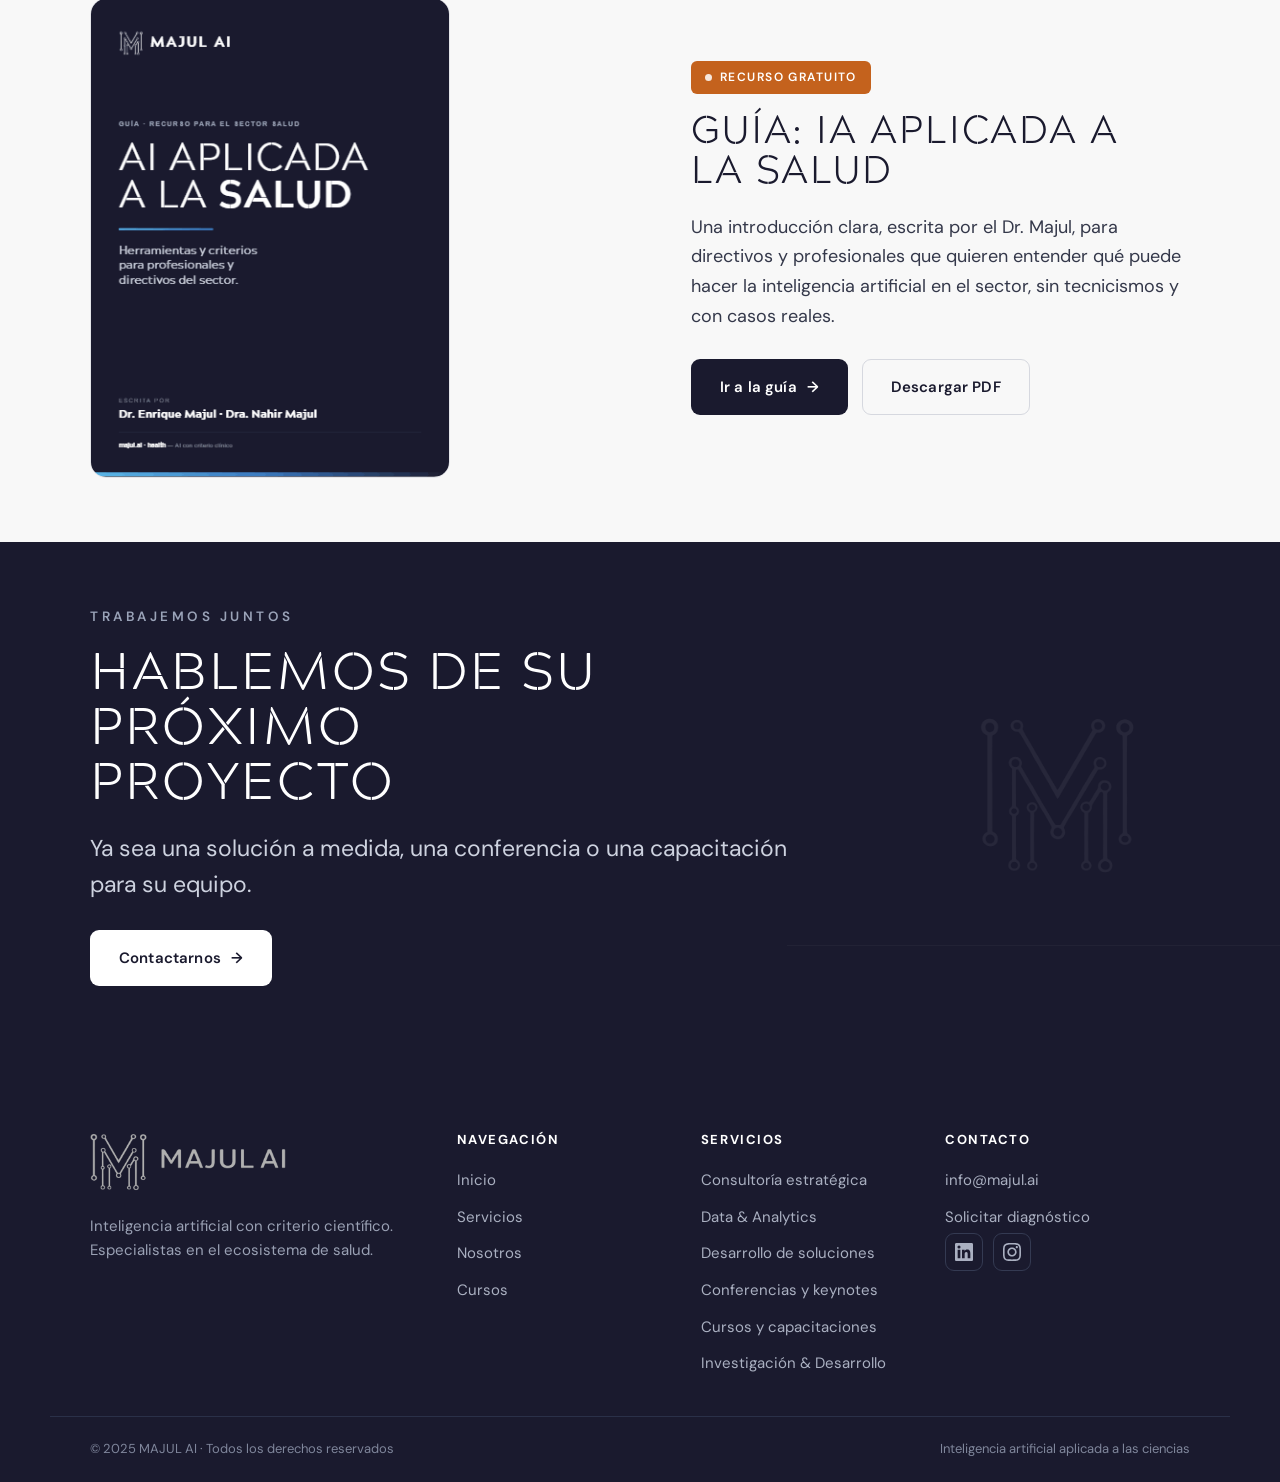
<file: nosotros-print.html>
<!DOCTYPE html>
<html lang="es">
<head>
<meta charset="UTF-8">
<meta name="viewport" content="width=device-width, initial-scale=1.0">
<title>Nosotros · MAJUL AI</title>
<meta name="description" content="Quiénes somos: una consultora de IA nacida dentro de las ciencias aplicadas, con el ecosistema de salud como base. Liderada por el Dr. Majul.">
<meta name="robots" content="noindex, follow">
<link rel="canonical" href="https://majul.ai/nosotros.html">
<link rel="icon" type="image/png" href="assets/favicon.png">
<link rel="preconnect" href="https://fonts.googleapis.com">
<link rel="preconnect" href="https://fonts.gstatic.com" crossorigin>
<link href="https://fonts.googleapis.com/css2?family=DM+Sans:opsz,wght@9..40,300;9..40,400;9..40,500;9..40,600;9..40,700&family=Jost:wght@300;400;500;600&display=swap" rel="stylesheet">
<link rel="stylesheet" href="styles.css">
<script>document.documentElement.className+=' js';</script>
</head>
<body>

<!-- ===== NAV ===== -->
<header class="nav">
  <nav class="nav-in" aria-label="Principal">
    <a class="nav-logo" href="index.html" aria-label="MAJUL AI · Inicio"><img src="assets/logo-lockup-trim.png" alt="MAJUL AI"></a>
    <div class="nav-links" id="navlinks">
      <a href="index.html">Inicio</a>
      <a href="servicios.html">Servicios</a>
      <a href="nosotros.html" class="active">Nosotros</a>
      <a href="cursos.html">Cursos</a>
      <a href="contacto.html" class="btn btn-p btn-sm nav-cta">Contáctenos</a>
    </div>
    <button class="nav-burger" id="burger" aria-label="Abrir menú"><span></span><span></span><span></span></button>
  </nav>
</header>

<!-- ===== PAGE HEADER ===== -->
<section class="phead" data-screen-label="Nosotros · Header">
  <div class="wrap">
    <p class="kicker reveal">Nosotros</p>
    <h1 class="t-xl reveal d1">Nacimos dentro de las ciencias. <b>Por eso hablamos su idioma.</b></h1>
    <p class="lead reveal d2">MAJUL AI no es una consultora tecnológica que descubrió la salud. Es lo contrario: profesionales del ecosistema científico-sanitario que entendieron, desde adentro, lo que la inteligencia artificial puede transformar, y lo que no.</p>
  </div>
</section>

<!-- ===== DR MAJUL ===== -->
<section class="section" data-screen-label="Nosotros · Dr. Majul">
  <div class="wrap">
    <div class="split ac-majul">
      <div class="reveal">
        <span class="badge majul"><span class="dot"></span>Fundador y director</span>
        <h2 class="t-md" style="margin-top:20px;max-width:14ch">Dr. Majul</h2>
        <p style="margin-top:20px;font-size:18px;color:#34384a;line-height:1.65;max-width:46ch">Médico y especialista en la aplicación de inteligencia artificial a las ciencias de la salud. Su trabajo nace de una convicción simple: la tecnología solo sirve si mejora la vida de las personas y el trabajo de quienes las cuidan.</p>
        <p style="margin-top:16px;font-size:18px;color:#34384a;line-height:1.65;max-width:46ch">Combina la mirada clínica con un dominio profundo de la IA, y traduce entre dos mundos que pocas veces se entienden. Esa doble fluidez es el origen y el corazón de MAJUL AI.</p>
        <div class="btn-row reveal d2" style="margin-top:30px">
          <a href="contacto.html" class="btn" style="background:var(--majul);color:#fff">Invitar a una conferencia <span class="arw">→</span></a>
        </div>
      </div>
      <div class="reveal d2">
        <div class="frame portrait">
          <img src="assets/dr-majul-conferencia.png" alt="Dr. Majul durante una conferencia" style="width:100%;height:100%;object-fit:cover;object-position:center top">
        </div>
      </div>
    </div>
  </div>
</section>

<!-- ===== CITA ===== -->
<section class="section dark" data-screen-label="Nosotros · Cita">
  <div class="wrap">
    <div style="font-family:var(--font-title);font-weight:700;font-size:64px;line-height:.6;color:var(--majul)" class="reveal">“</div>
    <p class="bigquote reveal d1" style="margin-top:10px;max-width:24ch">La inteligencia artificial no reemplaza al profesional. <b>Lo libera para hacer lo que ninguna máquina puede.</b></p>
    <p class="qattr reveal d2"><b>Dr. Majul</b>, Fundador de MAJUL AI</p>
  </div>
</section>

<!-- ===== SOBRE MAJUL AI ===== -->
<section class="section" data-screen-label="Nosotros · Historia">
  <div class="wrap">
    <div class="split top">
      <div>
        <div class="ey reveal"><p class="kicker">Sobre MAJUL AI</p><hr class="rule"></div>
        <h2 class="t-lg reveal d1" style="margin-top:24px;max-width:16ch">Una consultora con una sola obsesión: que funcione</h2>
      </div>
      <div class="reveal d2">
        <p style="font-size:18px;color:#34384a;line-height:1.7">Existe una distancia enorme entre lo que la IA promete y lo que las organizaciones logran implementar. La mayoría de los proyectos se quedan en la presentación. Nosotros nacimos para cerrar esa distancia.</p>
        <p style="margin-top:18px;font-size:18px;color:#34384a;line-height:1.7">Somos especialistas en el ecosistema de salud, pero nuestro método se aplica a toda ciencia que necesite IA real. Trabajamos cerca del cliente, mostramos resultados rápido y nunca sacrificamos el rigor por la velocidad.</p>
      </div>
    </div>
  </div>
</section>

<!-- ===== VALORES ===== -->
<section class="section tight" style="background:#fff;border-block:1px solid var(--line)" data-screen-label="Nosotros · Valores">
  <div class="wrap">
    <div class="ey reveal"><p class="kicker">Cómo trabajamos</p><hr class="rule"></div>
    <h2 class="t-lg reveal d1" style="margin-top:24px;max-width:18ch">Cuatro principios que no negociamos</h2>
    <div class="grid g-2" style="margin-top:48px">
      <article class="card reveal d1">
        <h3>Rigor antes que ruido</h3>
        <p>La validación científica no es opcional. Preferimos decir “esto todavía no está listo” antes que prometer algo que no podemos sostener.</p>
      </article>
      <article class="card reveal d2">
        <h3>Resultados, no presentaciones</h3>
        <p>Mostramos el producto funcionando. La confianza se construye con cosas que se ven, se usan y se miden.</p>
      </article>
      <article class="card reveal d1">
        <h3>La tecnología al servicio de la persona</h3>
        <p>Diseñamos IA que potencia al profesional, no que lo desplaza. El criterio humano es el centro, siempre.</p>
      </article>
      <article class="card reveal d2">
        <h3>Cercanía y claridad</h3>
        <p>Explicamos lo complejo en términos simples y acompañamos a cada equipo en su propio proceso de cambio.</p>
      </article>
    </div>
  </div>
</section>

<!-- ===== GUÍA / LIBRO ===== -->
<section class="section" data-screen-label="Nosotros · Guía">
  <div class="wrap">
    <div class="split ac-majul">
      <div class="reveal">
        <a href="guia.html" class="frame" style="aspect-ratio:3/4;max-width:360px;display:block;overflow:hidden">
          <img src="assets/guia-portada.png" alt="Portada de la guía: IA aplicada a la salud" style="width:100%;height:100%;object-fit:cover;display:block">
        </a>
      </div>
      <div class="reveal d2">
        <span class="badge majul"><span class="dot"></span>Recurso gratuito</span>
        <h2 class="t-md" style="margin-top:20px;max-width:18ch">Guía: IA aplicada a la salud</h2>
        <p style="margin-top:18px;font-size:18px;color:#34384a;line-height:1.65;max-width:46ch">Una introducción clara, escrita por el Dr. Majul, para directivos y profesionales que quieren entender qué puede hacer la inteligencia artificial en el sector, sin tecnicismos y con casos reales.</p>
        <div class="btn-row" style="margin-top:28px">
          <a href="guia.html" class="btn btn-p">Ir a la guía <span class="arw">→</span></a>
          <a href="guia-pdf.html" class="btn btn-o">Descargar PDF</a>
        </div>
      </div>
    </div>
  </div>
</section>

<!-- ===== CTA BAND ===== -->
<section class="section dark ctaband" data-screen-label="Nosotros · CTA">
  <img class="sym" src="assets/logo-wht-symbol.png" alt="">
  <div class="wrap">
    <div>
      <p class="kicker reveal">Trabajemos juntos</p>
      <h2 class="t-lg reveal d1" style="margin-top:20px;color:#fff">Hablemos de su próximo proyecto</h2>
      <p class="lead muted reveal d2" style="margin-top:18px;max-width:44ch">Ya sea una solución a medida, una conferencia o una capacitación para su equipo.</p>
      <a href="contacto.html" class="btn btn-p reveal d2" style="margin-top:28px">Contactarnos <span class="arw">→</span></a>
    </div>
  </div>
</section>

<!-- ===== FOOTER ===== -->
<footer class="foot">
  <div class="foot-in">
    <div class="foot-grid">
      <div>
        <img class="lk" src="assets/logo-gray-lockup-trim.png" alt="MAJUL AI">
        <p class="blurb">Inteligencia artificial con criterio científico. Especialistas en el ecosistema de salud.</p>
      </div>
      <div>
        <h4>Navegación</h4>
        <ul>
          <li><a href="index.html">Inicio</a></li>
          <li><a href="servicios.html">Servicios</a></li>
          <li><a href="nosotros.html">Nosotros</a></li>
          <li><a href="cursos.html">Cursos</a></li>
        </ul>
      </div>
      <div>
        <h4>Servicios</h4>
        <ul>
          <li><a href="servicios.html#consultoria">Consultoría estratégica</a></li>
          <li><a href="servicios.html#data">Data &amp; Analytics</a></li>
          <li><a href="servicios.html#desarrollo">Desarrollo de soluciones</a></li>
          <li><a href="servicios.html#conferencias">Conferencias y keynotes</a></li>
          <li><a href="cursos.html">Cursos y capacitaciones</a></li>
          <li><a href="servicios.html#id">Investigación &amp; Desarrollo</a></li>
        </ul>
      </div>
      <div>
        <h4>Contacto</h4>
        <ul>
          <li><a href="mailto:info@majul.ai">info@majul.ai</a></li>
          <li><a href="contacto.html">Solicitar diagnóstico</a></li>
        </ul>
        <div class="social">
          <a href="https://www.linkedin.com/company/majul-ai/" target="_blank" rel="noopener" aria-label="LinkedIn">
            <svg viewBox="0 0 24 24" width="18" height="18" fill="currentColor" aria-hidden="true"><path d="M20.45 20.45h-3.56v-5.57c0-1.33-.03-3.04-1.85-3.04-1.85 0-2.14 1.45-2.14 2.94v5.67H9.34V9h3.42v1.56h.05c.48-.9 1.64-1.85 3.37-1.85 3.6 0 4.27 2.37 4.27 5.46v6.28zM5.34 7.43a2.07 2.07 0 1 1 0-4.14 2.07 2.07 0 0 1 0 4.14zM7.12 20.45H3.56V9h3.56v11.45zM22.22 0H1.77C.79 0 0 .77 0 1.73v20.54C0 23.22.79 24 1.77 24h20.45c.98 0 1.78-.78 1.78-1.73V1.73C24 .77 23.2 0 22.22 0z"/></svg>
          </a>
          <a href="https://www.instagram.com/majul.ai/" target="_blank" rel="noopener" aria-label="Instagram">
            <svg viewBox="0 0 24 24" width="18" height="18" fill="currentColor" aria-hidden="true"><path d="M12 2.163c3.204 0 3.584.012 4.85.07 3.252.148 4.771 1.691 4.919 4.919.058 1.265.069 1.645.069 4.849 0 3.205-.012 3.584-.069 4.849-.149 3.225-1.664 4.771-4.919 4.919-1.266.058-1.644.07-4.85.07-3.204 0-3.584-.012-4.849-.07-3.26-.149-4.771-1.699-4.919-4.92-.058-1.265-.07-1.644-.07-4.849 0-3.204.013-3.583.07-4.849.149-3.227 1.664-4.771 4.919-4.919 1.266-.057 1.645-.069 4.849-.069zm0-2.163c-3.259 0-3.667.014-4.947.072-4.358.2-6.78 2.618-6.98 6.98-.059 1.281-.073 1.689-.073 4.948 0 3.259.014 3.668.072 4.948.2 4.358 2.618 6.78 6.98 6.98 1.281.058 1.689.072 4.948.072 3.259 0 3.668-.014 4.948-.072 4.354-.2 6.782-2.618 6.979-6.98.059-1.28.073-1.689.073-4.948 0-3.259-.014-3.667-.072-4.947-.196-4.354-2.617-6.78-6.979-6.98-1.281-.059-1.69-.073-4.949-.073zm0 5.838c-3.403 0-6.162 2.759-6.162 6.162s2.759 6.163 6.162 6.163 6.162-2.759 6.162-6.163c0-3.403-2.759-6.162-6.162-6.162zm0 10.162c-2.209 0-4-1.79-4-4 0-2.209 1.791-4 4-4s4 1.791 4 4c0 2.21-1.791 4-4 4zm6.406-11.845c-.796 0-1.441.645-1.441 1.44s.645 1.44 1.441 1.44c.795 0 1.439-.645 1.439-1.44s-.644-1.44-1.439-1.44z"/></svg>
          </a>
        </div>
      </div>
    </div>
  </div>
  <div class="foot-bottom">
    <span>© 2025 MAJUL AI · Todos los derechos reservados</span>
    <span>Inteligencia artificial aplicada a las ciencias</span>
  </div>
</footer>

<script src="site.js"></script>
<script>
(async () => {
  // Prepend so page-supplied @page / break rules (deck-stage's margin:0,
  // author CSS) keep source-order precedence over the baseline.
  const baseCss = document.createElement('style');
  baseCss.textContent = "@media print {\n  @page { margin: 0.5cm; }\n  html, body { print-color-adjust: exact; -webkit-print-color-adjust: exact; }\n  section, article, figure, table { break-inside: avoid; }\n  *, *::before, *::after {\n    animation-delay: -99s !important; animation-duration: .001s !important;\n    animation-iteration-count: 1 !important; animation-fill-mode: both !important;\n    animation-play-state: running !important; transition-duration: 0s !important;\n  }\n}";
  document.head.prepend(baseCss);
  if (document.readyState === 'loading') {
    await new Promise((r) => document.addEventListener('DOMContentLoaded', r, { once: true }));
  }
  let ds = document.querySelector('deck-stage');
  // whenDefined never resolves when nothing registers the element, so only
  // await it when a <deck-stage> tag exists (and race a timeout regardless).
  if (ds && !customElements.get('deck-stage')) {
    try {
      await Promise.race([
        customElements.whenDefined('deck-stage'),
        new Promise((r) => setTimeout(r, 3000)),
      ]);
    } catch (e) {}
    ds = document.querySelector('deck-stage');
  }
  // dc-runtime assigns window.DCLogic at init and mounts into #dc-root on
  // DOMContentLoaded; settle on that subtree so React has rendered before
  // print(). Non-DC pages fall through to weighing body.
  const isDc = !ds && 'DCLogic' in window;
  const settleRoot = ds || (isDc ? document.getElementById('dc-root') : null) || document.body;
  if (settleRoot) {
    // Weigh only content children — skip script/style/template so inline
    // Babel/CSS doesn't register as stable "content" before the framework
    // has mounted anything.
    const MEDIA = 'img,svg,canvas,video,picture,iframe,embed,object';
    const weigh = () => {
      let text = 0, media = 0;
      for (const c of settleRoot.children) {
        const t = c.tagName;
        if (t === 'SCRIPT' || t === 'STYLE' || t === 'TEMPLATE') continue;
        text += (c.textContent || '').trim().length;
        media += c.querySelectorAll(MEDIA).length + (c.matches(MEDIA) ? 1 : 0);
      }
      return text + media * 100;
    };
    // "Non-zero and stable" alone is not sufficient to mean rendered: generic
    // body can carry a static shell while async main content is pending, and
    // #dc-root can carry the root DC's static text while child refs are still
    // .sc-placeholder boxes. Gate generic on readyState 'complete', and never
    // accept stability while a dc-runtime placeholder is present.
    const isGeneric = settleRoot === document.body;
    const deadline = Date.now() + 15000;
    let last = -1, stable = 0;
    while (Date.now() < deadline) {
      const n = weigh();
      const ready =
        (!isGeneric || document.readyState === 'complete') &&
        !settleRoot.querySelector('.sc-placeholder');
      if (n > 0 && n === last && ready) { if (++stable >= 2) break; } else { stable = 0; }
      last = n;
      await new Promise((r) => setTimeout(r, 250));
    }
  }
  try { await document.fonts.ready; } catch (e) {}
  // Jump every animation to its end state so print() never captures a slide
  // mid-entrance. Ordering matters: the 0s-transition style must be live
  // BEFORE data-deck-active is set so attribute-keyed transitions don't
  // start a (now-0s) run from the pre-active base.
  const st = document.createElement('style');
  st.textContent = '*,*::before,*::after{animation-delay:-99s !important;animation-duration:.001s !important;animation-iteration-count:1 !important;animation-fill-mode:both !important;animation-play-state:running !important;transition-duration:0s !important}';
  document.head.appendChild(st);
  for (const d of document.querySelectorAll('deck-stage')) {
    for (const c of d.children) {
      const t = c.tagName;
      if (t === 'SCRIPT' || t === 'STYLE' || t === 'TEMPLATE') continue;
      c.setAttribute('data-deck-active', '');
    }
  }
  try {
    const sweep = () => {
      for (const a of document.getAnimations()) {
        try { a.finish(); } catch (e) {
          try { a.currentTime = (a.effect && a.effect.getComputedTiming().duration) || 0; a.pause(); } catch (e2) {}
        }
      }
    };
    sweep();
    await new Promise((r) => requestAnimationFrame(r));
    sweep();
    await new Promise((r) => requestAnimationFrame(r));
  } catch (e) {}
  setTimeout(() => { try { window.print(); } catch (e) {} }, 200);
})();
</script>
</body>
</html>
</file>
<file: styles.css>
/* ============================================================
   MAJUL AI · Sistema de diseño web
   Alineado al Manual de Marca
   ============================================================ */
@font-face{font-family:'Acherus Militant';src:url('assets/AcherusMilitant-Light.otf') format('opentype');font-weight:300 500;font-style:normal;font-display:swap}
@font-face{font-family:'Acherus Militant';src:url('assets/AcherusMilitant-Bold.otf') format('opentype');font-weight:600 800;font-style:normal;font-display:swap}

:root{
  --bg:#F8F8F8;
  --ink:#1A1A2E;
  --ink-soft:#2a2e44;
  --gris:#6B7280;
  --gris-2:#8b909c;
  --slate:#4A5568;
  --line:#e4e5ea;
  --line-2:#d6d8df;
  --card:#ffffff;

  --salud:#2D5016;
  --tech:#2D3A8C;
  --inst:#4A5568;
  --majul:#C4621D;

  --grad:linear-gradient(90deg,#5BB8E8 0%,#3A78C0 48%,#1A1A2E 100%);
  --grad-soft:linear-gradient(90deg,#5BB8E8 0%,#3A78C0 100%);

  --font-title:'Acherus Militant','Jost',sans-serif;
  --font-body:'DM Sans',sans-serif;

  --maxw:1180px;
  --pad:clamp(22px,5vw,40px);
}

*{box-sizing:border-box;margin:0;padding:0}
html{scroll-behavior:smooth;background:var(--bg)}

/* ---------- transición entre páginas (evita el destello blanco al navegar) ---------- */
@view-transition{navigation:auto}
::view-transition-old(root),::view-transition-new(root){animation-duration:.35s}
@media (prefers-reduced-motion:reduce){
  ::view-transition-old(root),::view-transition-new(root){animation:none}
}
body{
  font-family:var(--font-body);
  background:var(--bg);
  color:var(--ink);
  -webkit-font-smoothing:antialiased;
  text-rendering:optimizeLegibility;
  line-height:1.6;
}
img{display:block;max-width:100%}
a{color:inherit;text-decoration:none}
::selection{background:rgba(91,184,232,.28)}

/* ---------- layout helpers ---------- */
.wrap{max-width:var(--maxw);margin:0 auto;padding-inline:var(--pad)}
.section{padding-block:clamp(50px,5vw,82px)}
.section.tight{padding-block:clamp(38px,3.6vw,58px)}
.dark{background:var(--ink);color:#F1F2F6}
.dark .muted{color:#aab0c0}

/* ---------- type ---------- */
.kicker{
  font-family:var(--font-body);font-weight:600;
  letter-spacing:.26em;text-transform:uppercase;
  font-size:clamp(12px,1.4vw,13.5px);color:var(--gris);
}
.dark .kicker{color:#9aa3b8}
h1,h2,h3{font-family:var(--font-title);font-weight:400;letter-spacing:.02em;line-height:1.06}
.t-xl{font-size:clamp(40px,6.4vw,76px);text-transform:uppercase;letter-spacing:.04em;line-height:1.02}
.t-lg{font-size:clamp(32px,4.4vw,52px);text-transform:uppercase;letter-spacing:.05em}
.t-md{font-size:clamp(26px,3vw,38px);text-transform:uppercase;letter-spacing:.05em}
.t-xl b,.t-lg b,.t-md b{font-weight:700}
.lead{font-size:clamp(18px,2.1vw,23px);line-height:1.55;color:var(--ink-soft);font-weight:400}
.dark .lead{color:#cdd2df}
.muted{color:var(--gris)}
.body p{font-size:clamp(16px,1.7vw,18px);color:#34384a;line-height:1.65}
.dark .body p{color:#c4c9d6}
strong,b{font-weight:600}
em{font-style:italic}

.grad-text{background:var(--grad);-webkit-background-clip:text;background-clip:text;color:transparent}

/* gradient rule · elemento gráfico de marca (un uso por pieza) */
.rule{height:3px;width:96px;background:var(--grad);border:0;border-radius:3px}
.rule.wide{width:180px}

/* eyebrow stack */
.ey{display:flex;flex-direction:column;gap:18px}
.ey .rule{margin-top:2px}

/* ---------- buttons ---------- */
.btn{
  display:inline-flex;align-items:center;gap:10px;
  font-family:var(--font-body);font-weight:600;font-size:15px;
  letter-spacing:.01em;padding:15px 28px;border-radius:9px;
  border:1.6px solid transparent;cursor:pointer;transition:.18s ease;
  white-space:nowrap;
}
.btn .arw{transition:transform .18s ease}
.btn:hover .arw{transform:translateX(3px)}
.btn-p{background:var(--ink);color:#fff}
.btn-p:hover{background:#0f1120}
.btn-o{background:transparent;color:var(--ink);border-color:var(--line-2)}
.btn-o:hover{border-color:var(--ink);background:#fff}
.dark .btn-p{background:#fff;color:var(--ink)}
.dark .btn-p:hover{background:#e7e9f0}
.dark .btn-o{color:#fff;border-color:#3a4058}
.dark .btn-o:hover{border-color:#fff;background:rgba(255,255,255,.06)}
.btn-sm{padding:11px 20px;font-size:14px}
.btn-row{display:flex;gap:14px;flex-wrap:wrap}

/* ---------- nav ---------- */
.nav{
  position:sticky;top:0;z-index:50;background:rgba(248,248,248,.86);
  backdrop-filter:saturate(1.4) blur(12px);border-bottom:1px solid var(--line);
}
.nav-in{max-width:var(--maxw);margin:0 auto;padding:0 var(--pad);
  height:74px;display:flex;align-items:center;justify-content:space-between;gap:24px}
.nav-logo{display:flex;align-items:center}
.nav-logo img{height:34px}
.nav-links{display:flex;align-items:center;gap:6px}
.nav-links a{
  font-size:15px;font-weight:500;color:var(--ink);padding:9px 14px;border-radius:7px;
  letter-spacing:.01em;transition:.15s ease;position:relative;
}
.nav-links a:hover{background:rgba(26,26,46,.05)}
.nav-links a.active{color:var(--ink)}
.nav-links a.active::after{
  content:"";position:absolute;left:14px;right:14px;bottom:3px;height:2px;
  background:var(--grad);border-radius:2px;
}
.nav-cta{margin-left:10px}
.nav-links a.nav-cta{color:#fff}
.nav-links a.nav-cta:hover{background:#0f1120}
.nav-burger{display:none;flex-direction:column;gap:5px;background:none;border:0;cursor:pointer;padding:8px}
.nav-burger span{width:24px;height:2px;background:var(--ink);border-radius:2px;transition:.2s}

/* ---------- badges / accents ---------- */
.badge{
  display:inline-flex;align-items:center;gap:8px;
  font-family:var(--font-body);font-weight:600;letter-spacing:.12em;text-transform:uppercase;
  font-size:12px;padding:7px 14px;border-radius:6px;color:#fff;
}
.badge .dot{width:7px;height:7px;border-radius:50%;background:rgba(255,255,255,.85)}
.badge.salud{background:var(--salud)}
.badge.tech{background:var(--tech)}
.badge.inst{background:var(--inst)}
.badge.majul{background:var(--majul)}
.badge.grad{background:var(--grad)}
.badge.ghost{background:transparent;color:var(--gris);border:1.5px solid var(--line-2)}
.badge.ghost .dot{background:currentColor}

/* accent helper: left rail */
.ac-salud{--ac:var(--salud)} .ac-tech{--ac:var(--tech)}
.ac-inst{--ac:var(--inst)} .ac-majul{--ac:var(--majul)}

/* ---------- hero ---------- */
.hero{position:relative;overflow:hidden}
.hero .wrap{padding-top:clamp(60px,9vw,104px);padding-bottom:clamp(48px,6.5vw,82px)}
.hero h1{max-width:none;white-space:nowrap;font-size:clamp(28px,4.6vw,54px)}
.hero .lead{max-width:54ch;margin-top:26px}
.hero .btn-row{margin-top:38px}
.hero-meta{display:flex;gap:34px;flex-wrap:wrap;margin-top:56px;padding-top:34px;border-top:1px solid var(--line)}
.hero-meta .m .n{font-family:var(--font-title);font-weight:700;font-size:clamp(28px,3.4vw,40px);color:var(--ink);line-height:1}
.hero-meta .m .l{font-size:14px;color:var(--gris);margin-top:8px;max-width:24ch}

/* ---------- riel lateral de secciones (scroll-spy) ---------- */
.dotnav{position:fixed;right:24px;top:50%;transform:translateY(-50%);z-index:55;
  display:flex;flex-direction:column;gap:15px;align-items:flex-end}
.dotnav::before{content:"";position:absolute;right:4.5px;top:-10px;bottom:-10px;width:1px;background:var(--line-2);z-index:-1}
.dotnav a{position:relative;display:block;width:10px;height:10px;cursor:pointer}
.dotnav .dot{width:10px;height:10px;border-radius:50%;border:1.5px solid var(--line-2);background:transparent;transition:.2s ease;display:block}
.dotnav .lbl{position:absolute;right:20px;top:50%;transform:translateY(-50%) translateX(5px);
  font-size:11px;font-weight:600;letter-spacing:.08em;text-transform:uppercase;color:var(--ink);white-space:nowrap;
  background:#fff;border:1px solid var(--line);border-radius:7px;padding:5px 10px;
  box-shadow:0 8px 22px -12px rgba(26,26,46,.55);opacity:0;pointer-events:none;transition:opacity .18s ease,transform .18s ease}
.dotnav a:hover .lbl{opacity:1;transform:translateY(-50%)}
.dotnav a:hover .dot{border-color:var(--tech)}
.dotnav a.active .dot{border-color:var(--tech);background:var(--tech);transform:scale(1.25)}
.dotnav.on-dark .dot{border-color:rgba(255,255,255,.45)}
.dotnav.on-dark a.active .dot{border-color:#fff;background:#fff}
.dotnav.on-dark::before{background:rgba(255,255,255,.18)}
@media (max-width:1180px){ .dotnav{display:none} }

/* page header (interior pages) */
.phead{border-bottom:1px solid var(--line)}
.phead .wrap{padding-top:clamp(54px,8vw,88px);padding-bottom:clamp(40px,6vw,64px)}
.phead h1{margin-top:18px;max-width:18ch}
.phead .lead{margin-top:22px;max-width:60ch}

/* ---------- servicios: lista compacta (home) ---------- */
.svc-mini{display:grid;grid-template-columns:1fr 1fr;grid-auto-flow:column;grid-template-rows:repeat(3,auto);gap:0 clamp(28px,5vw,72px)}
.svc-mini a{display:flex;align-items:center;gap:18px;padding:22px 4px;border-bottom:1px solid var(--line);
  font-family:var(--font-title);font-weight:400;text-transform:uppercase;letter-spacing:.03em;
  font-size:clamp(17px,1.9vw,21px);color:var(--ink);transition:.16s ease}
.svc-mini a:hover{color:var(--tech);padding-left:12px}
.svc-mini a .n{font-family:var(--font-title);font-weight:700;font-size:14px;color:var(--slate);letter-spacing:.1em;flex:0 0 auto}
.svc-mini a .nm{flex:1}
.svc-mini a .arw{transition:transform .18s ease;color:var(--slate)}
.svc-mini a:hover .arw{transform:translateX(4px);color:var(--tech)}

/* ---------- statement band ---------- */
.statement{position:relative}
.statement .big{
  font-family:var(--font-title);font-weight:400;letter-spacing:.01em;
  font-size:clamp(28px,3.9vw,48px);line-height:1.24;max-width:20ch;
}
.statement .big b{font-weight:700}
.statement .hl{background:linear-gradient(transparent 60%,rgba(91,184,232,.34) 60%);padding:0 .08em}

/* ---------- grids ---------- */
.grid{display:grid;gap:clamp(18px,2.4vw,28px)}
.g-2{grid-template-columns:repeat(2,1fr)}
.g-3{grid-template-columns:repeat(3,1fr)}
.split{display:grid;grid-template-columns:1.05fr 1fr;gap:clamp(36px,6vw,84px);align-items:center}
.split.top{align-items:start}

/* message / feature cards */
.card{
  background:var(--card);border:1px solid var(--line);border-radius:16px;
  padding:clamp(28px,3vw,38px);transition:.2s ease;
}
.card.lift:hover{transform:translateY(-3px);box-shadow:0 22px 50px -34px rgba(26,26,46,.5);border-color:var(--line-2)}
.card .ic{
  width:46px;height:46px;border-radius:11px;display:grid;place-items:center;
  background:rgba(74,85,104,.1);margin-bottom:22px;
}
.card h3{font-family:var(--font-body);font-weight:700;font-size:21px;color:var(--ink);
  letter-spacing:0;line-height:1.25;margin-bottom:12px}
.card p{font-size:16px;color:#41465a;line-height:1.6}
.card .qmark{font-family:var(--font-title);font-weight:700;font-size:20px;color:var(--ink);
  text-transform:none;letter-spacing:0;line-height:1.3;margin-bottom:14px}

/* accented service card */
.svc{position:relative;background:var(--card);border:1px solid var(--line);border-radius:16px;
  padding:clamp(28px,3vw,36px);overflow:hidden;transition:.2s ease;display:flex;flex-direction:column;gap:14px}
.svc::before{content:"";position:absolute;left:0;top:0;bottom:0;width:4px;background:var(--ac,var(--slate))}
.svc:hover{transform:translateY(-3px);box-shadow:0 24px 54px -36px rgba(26,26,46,.55)}
.svc .num{font-family:var(--font-title);font-weight:700;font-size:15px;color:var(--ac,var(--slate));letter-spacing:.1em}
.svc h3{font-family:var(--font-title);font-weight:400;text-transform:uppercase;letter-spacing:.04em;
  font-size:24px;color:var(--ink);line-height:1.1}
.svc p{font-size:16px;color:#41465a;line-height:1.6;flex:1}
.svc .more{font-size:14px;font-weight:600;color:var(--ink);display:inline-flex;gap:8px;align-items:center;margin-top:4px}
.svc .more .arw{transition:transform .18s}
.svc:hover .more .arw{transform:translateX(3px)}

/* ---------- método steps ---------- */
.steps{display:grid;grid-template-columns:repeat(4,1fr);gap:clamp(18px,2.2vw,26px);counter-reset:s}
.step{position:relative;padding-top:28px}
.step::before{content:"";position:absolute;top:0;left:0;width:100%;height:2px;background:var(--line-2)}
.step .n{font-family:var(--font-title);font-weight:700;font-size:clamp(34px,4vw,50px);
  background:var(--grad);-webkit-background-clip:text;background-clip:text;color:transparent;line-height:1}
.step h3{font-family:var(--font-body);font-weight:700;font-size:19px;color:var(--ink);margin:16px 0 10px;letter-spacing:0;text-transform:none}
.step p{font-size:15.5px;color:#41465a;line-height:1.58}
.dark .step::before{background:#33384e}
.dark .step h3{color:#fff}
.dark .step p{color:#b8bdcc}

/* ---------- list / checks ---------- */
.checks{display:flex;flex-direction:column;gap:16px}
.checks li{list-style:none;display:flex;gap:14px;font-size:17px;color:#34384a;line-height:1.55}
.checks .mk{flex:0 0 auto;width:24px;height:24px;border-radius:6px;display:grid;place-items:center;
  background:rgba(74,85,104,.12);color:var(--slate);font-size:13px;font-weight:700;margin-top:1px}
.dark .checks li{color:#c4c9d6}

/* ---------- capability grid (catálogo de áreas) ---------- */
.cap-grid{display:grid;grid-template-columns:repeat(3,1fr);gap:1px;background:var(--line);
  border:1px solid var(--line);border-radius:14px;overflow:hidden;margin-top:42px}
.cap-grid.two{grid-template-columns:repeat(2,1fr)}
.cap{background:#fff;padding:26px 26px 28px;position:relative}
.cap::before{content:"";position:absolute;left:26px;top:0;width:26px;height:3px;background:var(--ac,var(--slate))}
.cap h4{font-family:var(--font-body);font-weight:700;font-size:16.5px;color:var(--ink);margin:0 0 9px;letter-spacing:0;line-height:1.3}
.cap p{font-size:14.5px;color:#51566a;line-height:1.55;margin:0}

/* ---------- service block ---------- */
.svc-block{margin-top:74px;padding-top:64px;border-top:1px solid var(--line)}
.svc-block.first{margin-top:60px;padding-top:0;border-top:0}
.svc-head{max-width:58ch}
.svc-head h3{font-family:var(--font-title);font-weight:400;text-transform:uppercase;letter-spacing:.04em;
  font-size:clamp(26px,3vw,34px);color:var(--ink);line-height:1.08;margin-top:20px}
.svc-head .desc{margin-top:18px;font-size:18px;color:#34384a;line-height:1.65}
.svc-eg{margin-top:26px;padding-top:22px;border-top:1px dashed var(--line-2);max-width:52ch}
.svc-eg .lbl{font-size:12px;font-weight:600;letter-spacing:.12em;text-transform:uppercase;color:var(--ac,var(--gris));display:block;margin-bottom:9px}
.svc-eg p{font-size:15.5px;color:#41465a;line-height:1.62;margin:0}
@media (max-width:820px){ .cap-grid{grid-template-columns:1fr} .cap-grid.two{grid-template-columns:1fr} }

/* ---------- image frame (recurso funcional) ---------- */
.frame{position:relative;border-radius:16px;overflow:hidden;background:#eceef1;border:1px solid var(--line)}
.frame.navy{background:var(--ink)}
.frame .ph{
  position:absolute;inset:0;display:flex;flex-direction:column;align-items:center;justify-content:center;
  gap:10px;text-align:center;padding:24px;
}
.frame .ph .ic{width:42px;height:42px;border-radius:50%;border:1.5px solid currentColor;display:grid;place-items:center;opacity:.5}
.frame .ph .cap{font-size:13px;letter-spacing:.14em;text-transform:uppercase;font-weight:600;opacity:.62}
.frame.navy .ph{color:#aeb6cb}
.frame:not(.navy) .ph{color:#9298a6}
.frame .tip{position:absolute;left:14px;bottom:12px;font-size:11px;letter-spacing:.1em;text-transform:uppercase;
  color:#aab0bd;font-weight:600}

/* portrait gradient edge */
.portrait{aspect-ratio:4/5}
.portrait::after{content:"";position:absolute;left:0;right:0;bottom:0;height:5px;background:var(--grad)}

/* ---------- quote ---------- */
.bigquote{font-family:var(--font-title);font-weight:300;letter-spacing:.01em;
  font-size:clamp(26px,3.6vw,44px);line-height:1.22;color:var(--ink);max-width:18ch}
.bigquote b{font-weight:600}
.dark .bigquote{color:#fff}
.qattr{margin-top:24px;font-size:15px;color:var(--gris);letter-spacing:.04em}
.qattr b{color:var(--ink)}
.dark .qattr b{color:#fff}

/* ---------- news / press cards ---------- */
.news{background:var(--card);border:1px solid var(--line);border-radius:14px;overflow:hidden;
  display:flex;flex-direction:column;transition:.2s ease;text-decoration:none}
.news:hover{transform:translateY(-3px);box-shadow:0 22px 50px -36px rgba(26,26,46,.5)}
.news .top{height:6px;background:var(--ac,var(--slate))}
.news .bd{padding:26px 26px 30px;display:flex;flex-direction:column;gap:14px;flex:1}
.news .meta{font-size:12.5px;letter-spacing:.06em;text-transform:uppercase;color:var(--gris);font-weight:600}
.news h3{font-family:var(--font-body);font-weight:700;font-size:19px;color:var(--ink);line-height:1.3;
  letter-spacing:0;text-transform:none}
.news p{font-size:15px;color:#4a4f63;line-height:1.55;flex:1}
.news .rd{font-size:13.5px;font-weight:600;color:var(--ac,var(--slate))}

/* ---------- partners / unidades ---------- */
.partners{display:flex;flex-wrap:wrap;gap:18px;align-items:stretch}
.partner{flex:1 1 100%;min-width:240px;border:1px solid var(--line);border-radius:16px;background:#fff;
  padding:22px 24px;display:flex;flex-direction:row;align-items:center;gap:18px}
.partner .unit-mark{flex:0 0 auto;height:54px;width:auto;max-width:92px;object-fit:contain}
.partner .unit-tx{display:flex;flex-direction:column;gap:5px}
.partner .pn{font-family:var(--font-title);font-weight:700;font-size:21px;letter-spacing:.02em;color:var(--ink)}
.partner .pd{font-size:14px;color:var(--gris);line-height:1.5}
a.partner{text-decoration:none;transition:border-color .16s ease,transform .16s ease,box-shadow .16s ease}
a.partner:hover{border-color:var(--tech);transform:translateY(-2px);box-shadow:0 14px 30px -22px rgba(0,0,0,.5)}
a.partner .pn{display:flex;align-items:center;gap:8px}
a.partner .pn::after{content:"↗";font-family:var(--font-body);font-weight:600;font-size:15px;color:var(--tech)}

/* ---------- AcademIA8 · unidad de formación ---------- */
.a8-card{position:relative;border-radius:20px;overflow:hidden;background:#0A0440;
  border:1px solid #211a6b;padding:clamp(34px,4vw,52px) clamp(28px,3.4vw,44px);
  display:flex;flex-direction:column;align-items:center;gap:22px;text-align:center}
.a8-card::before{content:"";position:absolute;left:0;right:0;top:0;height:5px;
  background:linear-gradient(90deg,#01C599 0%,#F5A623 52%,#CE1E4E 100%)}
.a8-card img{width:min(76%,290px);height:auto;display:block}
.a8-tag{font-family:var(--font-body);font-size:12.5px;font-weight:600;
  letter-spacing:.16em;text-transform:uppercase;color:#01C599}
.a8-card .a8-sub{font-size:14.5px;color:#b7b3e2;max-width:32ch;line-height:1.55;margin:0}

/* ---------- CTA band ---------- */
.ctaband{position:relative;overflow:hidden}
.ctaband .wrap{display:flex;align-items:center;justify-content:space-between;gap:40px;flex-wrap:wrap}
.ctaband h2{max-width:16ch}
.ctaband .sym{position:absolute;right:-40px;top:50%;transform:translateY(-50%);height:300px;opacity:.06}
.ctaband .cta-mark{height:clamp(120px,14vw,170px);width:auto;flex:0 0 auto;opacity:.12;margin-right:clamp(10px,4vw,60px)}
@media (max-width:760px){ .ctaband .cta-mark{display:none} }

/* ---------- forms ---------- */
.form{display:grid;grid-template-columns:1fr 1fr;gap:20px}
.field{display:flex;flex-direction:column;gap:8px}
.field.full{grid-column:1/-1}
.field label{font-size:13px;font-weight:600;letter-spacing:.04em;color:var(--ink)}
.field input,.field select,.field textarea{
  font-family:var(--font-body);font-size:16px;color:var(--ink);background:#fff;
  border:1.5px solid var(--line-2);border-radius:10px;padding:14px 16px;transition:.15s;
}
.field textarea{resize:vertical;min-height:130px}
.field input:focus,.field select:focus,.field textarea:focus{outline:none;border-color:#3A78C0;box-shadow:0 0 0 3px rgba(58,120,192,.13)}
.form-note{font-size:13px;color:var(--gris);margin-top:4px}

/* ---------- footer ---------- */
.foot{background:var(--ink);color:#cfd4e0}
.foot-in{max-width:var(--maxw);margin:0 auto;padding:clamp(54px,7vw,80px) var(--pad) 40px}
.foot-grid{display:grid;grid-template-columns:1.6fr 1fr 1fr 1.2fr;gap:40px}
.foot-grid > div:first-child{display:flex;flex-direction:column;align-items:flex-start}
.foot img.lk{height:64px;width:auto;margin-bottom:20px;display:block;align-self:flex-start}
.foot .blurb{font-size:15px;color:#9aa1b4;max-width:34ch;line-height:1.6}
.foot h4{font-family:var(--font-body);font-weight:700;font-size:13px;letter-spacing:.12em;text-transform:uppercase;
  color:#fff;margin-bottom:16px}
.foot ul{list-style:none;display:flex;flex-direction:column;gap:11px}
.foot a{font-size:15px;color:#aab0c1;transition:.15s}
.foot a:hover{color:#fff}
.foot .social{display:flex;gap:10px;margin-top:4px}
.foot .social a{width:38px;height:38px;border:1px solid #343a52;border-radius:9px;display:grid;place-items:center;color:#aab0c1}
.foot .social a svg{display:block}
.foot .social a:hover{border-color:#5b6788;color:#fff;background:rgba(255,255,255,.04)}
.foot-bottom{max-width:var(--maxw);margin:0 auto;padding:22px var(--pad);border-top:1px solid #2a3048;
  display:flex;justify-content:space-between;gap:16px;flex-wrap:wrap;font-size:13px;color:#7f869b}

/* ---------- reveal animation ---------- */
/* Resting state is VISIBLE (opacity 1). The entrance only plays as an
   additive animation when .in is added. No persistent hidden state, so
   content can never get stuck invisible if frames/JS/observer don't run. */
@media (prefers-reduced-motion:no-preference){
  html.js .reveal{opacity:0;transform:translateY(14px);
    transition:opacity .8s cubic-bezier(.25,.46,.45,.94),transform .8s cubic-bezier(.25,.46,.45,.94)}
  html.js .reveal.in{opacity:1;transform:none}
  html.js .reveal.in.d1{transition-delay:.06s}
  html.js .reveal.in.d2{transition-delay:.12s}
  html.js .reveal.in.d3{transition-delay:.18s}
  html.js .reveal.in.d4{transition-delay:.24s}
}

/* ---------- audience fork ---------- */
.fork{display:grid;grid-template-columns:1fr 1fr;gap:clamp(18px,2.4vw,26px)}
.fork .opt{position:relative;background:#fff;border:1px solid var(--line);border-radius:16px;
  padding:clamp(30px,3.4vw,46px);display:flex;flex-direction:column;gap:16px;overflow:hidden;transition:.2s ease}
.fork .opt::before{content:"";position:absolute;left:0;top:0;right:0;height:5px;background:var(--ac,var(--grad))}
.fork .opt:hover{transform:translateY(-4px);box-shadow:0 26px 60px -38px rgba(26,26,46,.5);border-color:var(--line-2)}
.fork .opt .tag{font-size:13px;font-weight:600;letter-spacing:.12em;text-transform:uppercase;color:var(--ac,var(--gris))}
.fork .opt h3{font-family:var(--font-title);font-weight:400;text-transform:uppercase;letter-spacing:.04em;
  font-size:clamp(24px,2.8vw,32px);color:var(--ink);line-height:1.08}
.fork .opt .d{font-size:16.5px;color:#41465a;line-height:1.6}
.fork .opt ul{list-style:none;display:flex;flex-direction:column;gap:10px;margin-top:2px}
.fork .opt li{font-size:15.5px;color:#41465a;display:flex;gap:11px;line-height:1.5}
.fork .opt li::before{content:"›";color:var(--ac,var(--slate));font-weight:700;flex:0 0 auto}
.fork .opt .go{margin-top:auto;padding-top:6px;font-size:15px;font-weight:600;color:var(--ink);
  display:inline-flex;gap:9px;align-items:center}
.fork .opt .go .arw{transition:transform .18s}
.fork .opt:hover .go .arw{transform:translateX(3px)}

/* ---------- testimonials ---------- */
.tcard{background:#fff;border:1px solid var(--line);border-radius:16px;padding:clamp(26px,3vw,34px);
  display:flex;flex-direction:column;gap:20px;height:100%}
.tcard .q{font-size:17px;color:#2a2e44;line-height:1.62}
.tcard .who{display:flex;align-items:center;gap:13px;margin-top:auto}
.tcard .av{width:46px;height:46px;border-radius:50%;background:var(--grad);display:grid;place-items:center;
  color:#fff;font-weight:600;font-family:var(--font-title);font-size:16px;flex:0 0 auto}
.tcard .nm{font-weight:600;font-size:15px;color:var(--ink)}
.tcard .rl{font-size:13.5px;color:var(--gris);line-height:1.4}

/* ---------- logos / venues ---------- */
.logos{display:flex;flex-wrap:wrap;gap:14px}
.logo-chip{border:1px solid var(--line-2);border-radius:11px;padding:16px 26px;background:#fff;
  font-family:var(--font-title);font-weight:700;letter-spacing:.03em;color:var(--slate);font-size:17px;
  display:flex;align-items:center;gap:10px}
.logo-chip .b{width:9px;height:9px;border-radius:2px;background:var(--grad)}

/* ---------- carrusel de logos ---------- */
.logo-carousel{margin-top:42px;display:flex;align-items:center;gap:14px}
.lc-viewport{flex:1;min-width:0;overflow-x:auto;overflow-y:hidden;
  -ms-overflow-style:none;scrollbar-width:none;cursor:grab;outline:none;
  -webkit-mask-image:linear-gradient(90deg,transparent,#000 3.5%,#000 96.5%,transparent);
          mask-image:linear-gradient(90deg,transparent,#000 3.5%,#000 96.5%,transparent)}
.lc-viewport::-webkit-scrollbar{display:none}
.lc-viewport.dragging{cursor:grabbing}
.lc-track{display:flex;gap:22px;padding:6px 2px;width:max-content}
.logo-item{flex:0 0 auto;width:212px;height:122px;display:grid;place-items:center;padding:0 26px;
  background:#fff;border:1px solid var(--line);border-radius:16px;
  transition:border-color .18s ease,box-shadow .18s ease}
.logo-item:hover{border-color:var(--line-2);box-shadow:0 16px 36px -28px rgba(26,26,46,.55)}
.logo-item img{max-height:82px;max-width:162px;width:auto;object-fit:contain;
  -webkit-user-drag:none;user-select:none;pointer-events:none}
.lc-nav{flex:0 0 auto;width:46px;height:46px;border-radius:50%;border:1px solid var(--line-2);
  background:#fff;color:var(--ink);font-family:var(--font-body);font-size:24px;line-height:1;
  cursor:pointer;display:grid;place-items:center;transition:border-color .16s ease,color .16s ease,box-shadow .16s ease,transform .12s ease}
.lc-nav:hover{border-color:var(--tech);color:var(--tech);box-shadow:0 12px 26px -18px rgba(26,26,46,.6)}
.lc-nav:active{transform:scale(.93)}
@media (max-width:600px){
  .logo-carousel{gap:8px}
  .logo-item{width:170px;height:106px;padding:0 20px}
  .logo-item img{max-height:68px;max-width:134px}
  .lc-nav{width:40px;height:40px;font-size:21px}
}

/* ---------- medios y presencia ---------- */
.presence{display:grid;grid-template-columns:1fr 1fr;gap:clamp(18px,2.6vw,26px);margin-top:42px}
.presence-card{background:#fff;border:1px solid var(--line);border-radius:16px;
  padding:clamp(24px,3vw,32px);display:flex;flex-direction:column;gap:22px}
.presence-card .pc-head{display:flex;align-items:center;gap:16px}
.pc-mark{flex:0 0 auto;width:58px;height:58px;border-radius:13px;display:grid;place-items:center;
  background:var(--ink);overflow:hidden}
.pc-mark img{width:38px;height:38px;object-fit:contain}
.pc-mark.avatar{border-radius:50%;background:var(--grad);color:#fff;
  font-family:var(--font-title);font-weight:700;font-size:21px;letter-spacing:.03em}
.pc-name{font-family:var(--font-title);font-weight:400;text-transform:uppercase;letter-spacing:.03em;
  font-size:21px;color:var(--ink);line-height:1.05}
.pc-role{font-size:14px;color:var(--gris);margin-top:5px}
.social-row{display:flex;flex-wrap:wrap;gap:10px;margin-top:auto}
.social-link{display:inline-flex;align-items:center;gap:9px;padding:10px 15px;border-radius:10px;
  border:1px solid var(--line);background:#fff;text-decoration:none;
  transition:border-color .16s ease,transform .16s ease,box-shadow .16s ease}
.social-link:hover{border-color:var(--tech);transform:translateY(-2px);box-shadow:0 12px 26px -20px rgba(26,26,46,.6)}
.social-link .si{flex:0 0 auto;width:20px;height:20px;display:grid;place-items:center;color:var(--ink)}
.social-link .si svg{width:20px;height:20px;display:block}
.social-link .sl-tx{font-weight:600;font-size:14.5px;color:var(--ink)}
@media (max-width:720px){.presence{grid-template-columns:1fr}}

/* ---------- placeholder note (contenido a reemplazar) ---------- */
.draft{display:inline-flex;align-items:center;gap:8px;font-size:12px;font-weight:600;letter-spacing:.08em;
  text-transform:uppercase;color:var(--majul);background:rgba(196,98,29,.1);border:1px solid rgba(196,98,29,.28);
  padding:6px 12px;border-radius:6px}
.draft::before{content:"●";font-size:8px}

/* ---------- FAQ ---------- */
.faq{border-top:1px solid var(--line)}
.faq details{border-bottom:1px solid var(--line)}
.faq summary{cursor:pointer;list-style:none;padding:26px 0;display:flex;justify-content:space-between;gap:24px;
  align-items:center;font-family:var(--font-body);font-weight:600;font-size:clamp(18px,2vw,21px);color:var(--ink)}
.faq summary::-webkit-details-marker{display:none}
.faq summary .pm{flex:0 0 auto;width:30px;height:30px;border:1.5px solid var(--line-2);border-radius:50%;
  display:grid;place-items:center;font-size:20px;line-height:1;color:var(--slate);transition:.22s ease}
.faq details[open] summary .pm{background:var(--ink);color:#fff;border-color:var(--ink);transform:rotate(45deg)}
.faq .ans{padding:0 56px 28px 0;font-size:16.5px;color:#41465a;line-height:1.66;max-width:74ch}

/* ---------- beginner band ---------- */
.starter{background:var(--card);border:1px solid var(--line);border-radius:18px;padding:clamp(30px,3.6vw,48px);
  display:grid;grid-template-columns:auto 1fr;gap:clamp(24px,3vw,44px);align-items:center}
.starter .big{font-family:var(--font-title);font-weight:700;font-size:clamp(46px,6vw,72px);line-height:1;
  background:var(--grad);-webkit-background-clip:text;background-clip:text;color:transparent;white-space:nowrap}
.starter h3{font-family:var(--font-title);font-weight:400;text-transform:uppercase;letter-spacing:.04em;
  font-size:clamp(22px,2.6vw,30px);color:var(--ink);line-height:1.1}
.starter p{font-size:16.5px;color:#41465a;line-height:1.62;margin-top:12px;max-width:60ch}
.starter .btn-row{margin-top:22px}

/* ---------- responsive ---------- */
@media (max-width:980px){
  .foot-grid{grid-template-columns:1fr 1fr}
  .steps{grid-template-columns:repeat(2,1fr);gap:30px}
  .g-3{grid-template-columns:1fr 1fr}
  .split{grid-template-columns:1fr;gap:40px}
}
@media (max-width:900px){
  .nav-links{position:fixed;inset:74px 0 auto 0;background:var(--bg);flex-direction:column;
    align-items:stretch;gap:0;padding:8px var(--pad) 20px;border-bottom:1px solid var(--line);
    transform:translateY(-130%);transition:transform .28s ease;box-shadow:0 20px 40px -30px rgba(0,0,0,.4)}
  .nav-links.open{transform:none}
  .nav-links a{padding:14px 8px;font-size:17px;border-radius:0;border-bottom:1px solid var(--line)}
  .nav-links a.active::after{display:none}
  .nav-cta{display:none}
  .nav-burger{display:flex}
}
@media (max-width:760px){
  .fork{grid-template-columns:1fr}
  .starter{grid-template-columns:1fr;text-align:left;gap:14px}
  .faq .ans{padding-right:0}
  .svc-mini{grid-template-columns:1fr;grid-auto-flow:row;grid-template-rows:none}
  .g-2,.g-3,.form{grid-template-columns:1fr}
  .steps{grid-template-columns:1fr}
  .hero-meta{gap:24px}
  .hero h1{white-space:normal;font-size:clamp(30px,8.4vw,46px)}
  .ctaband .wrap{flex-direction:column;align-items:flex-start}
}
</file>
